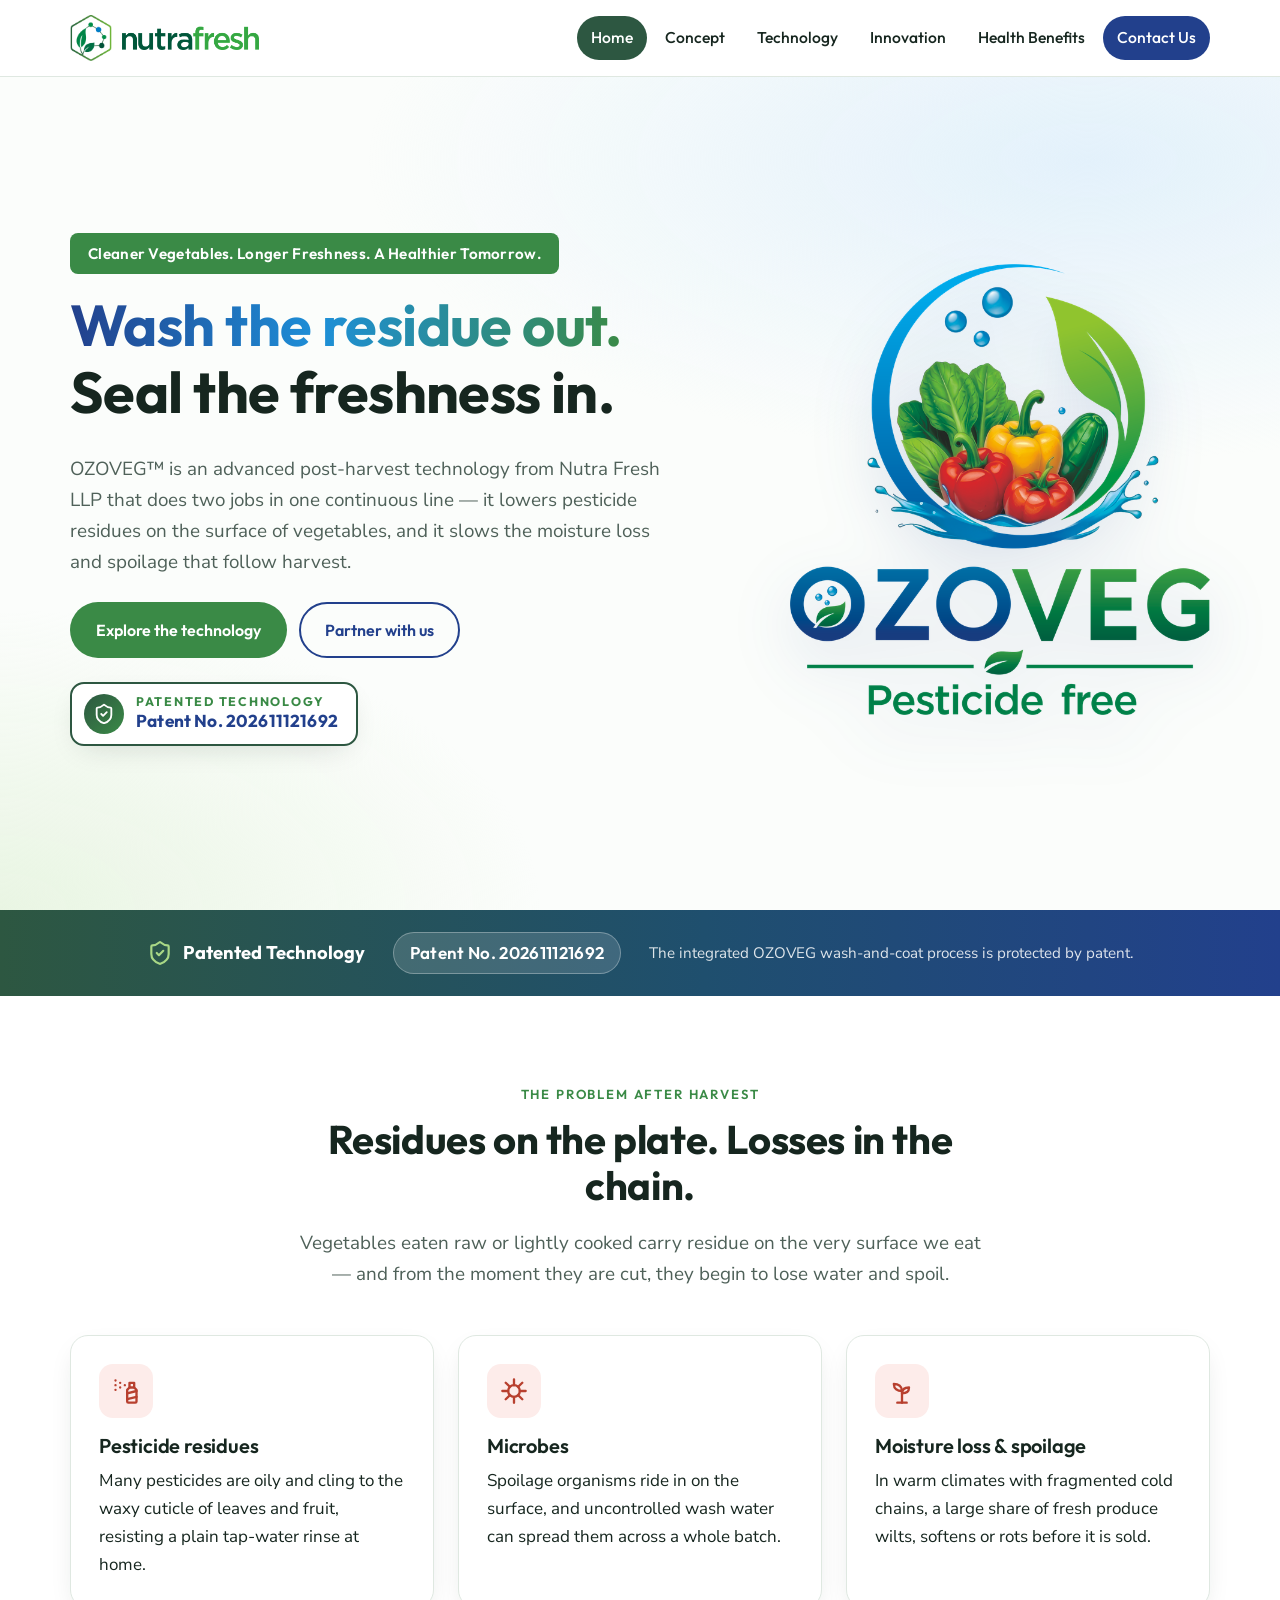
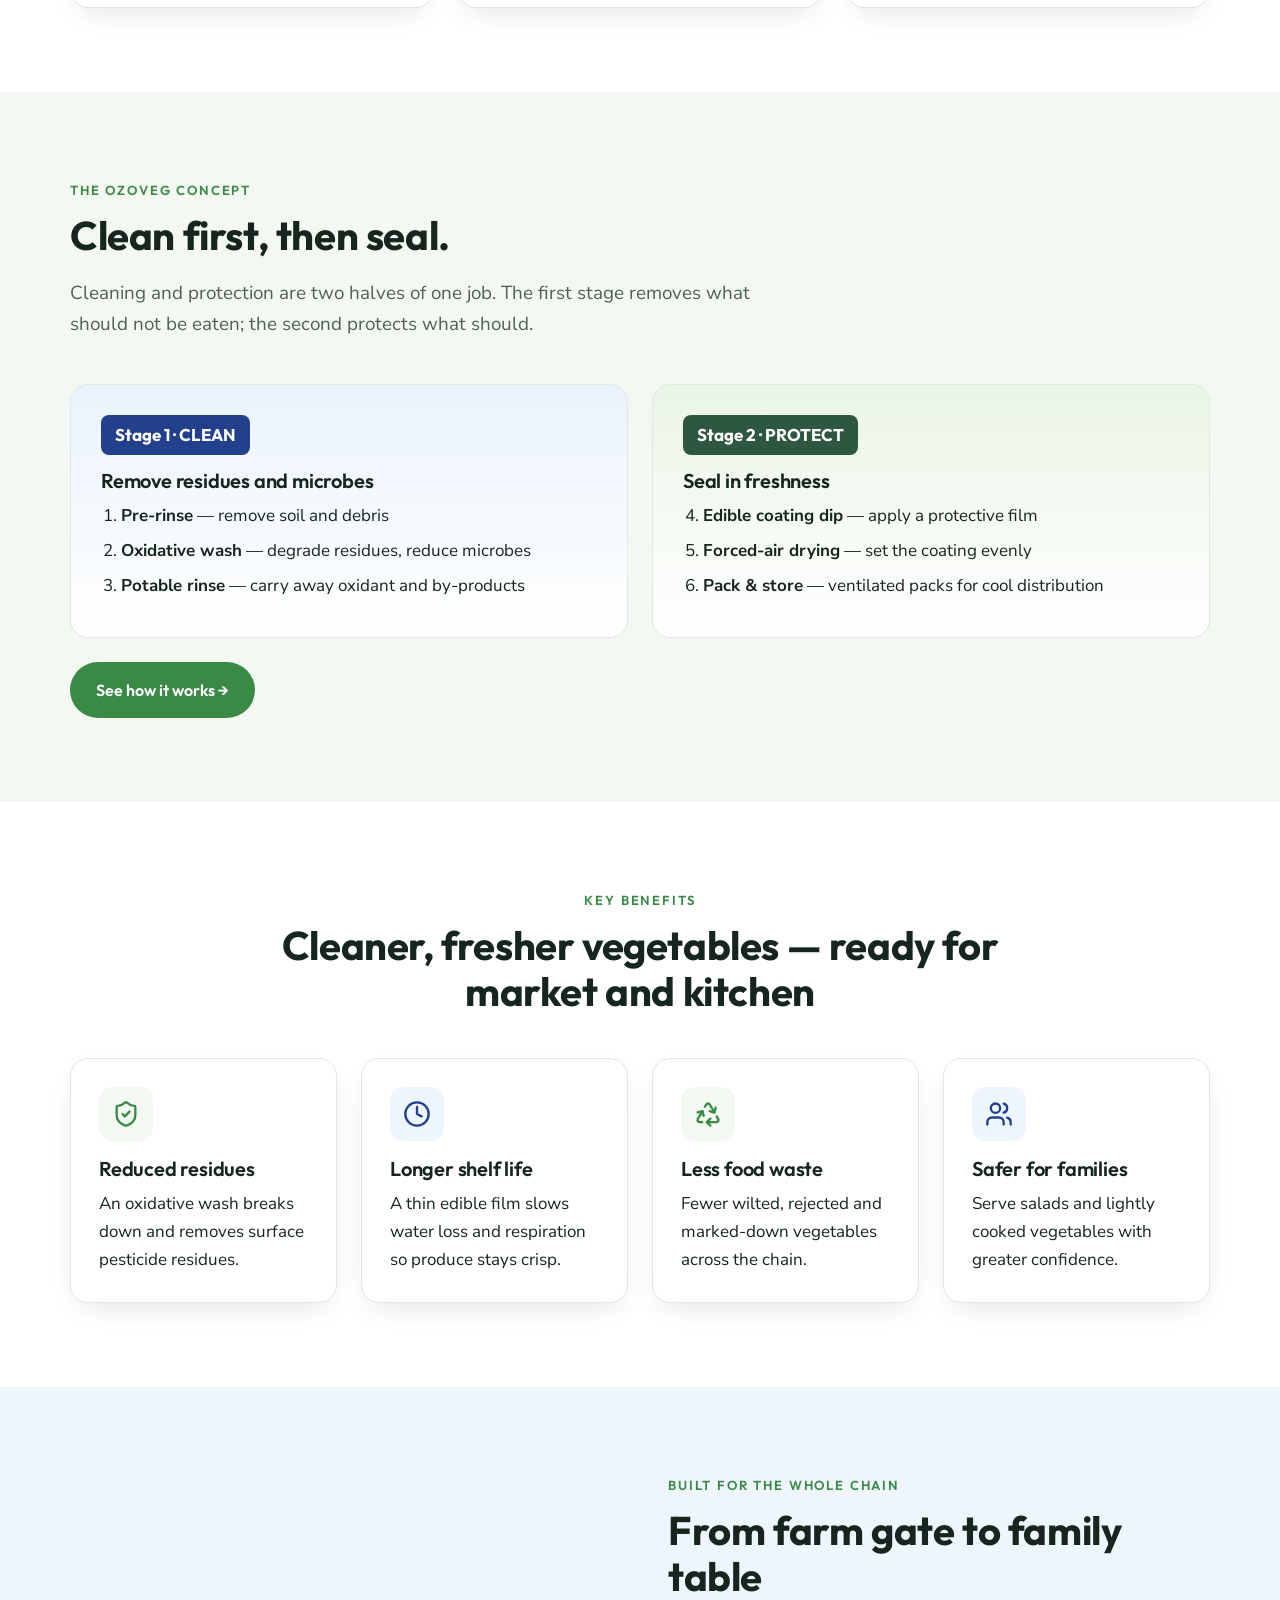
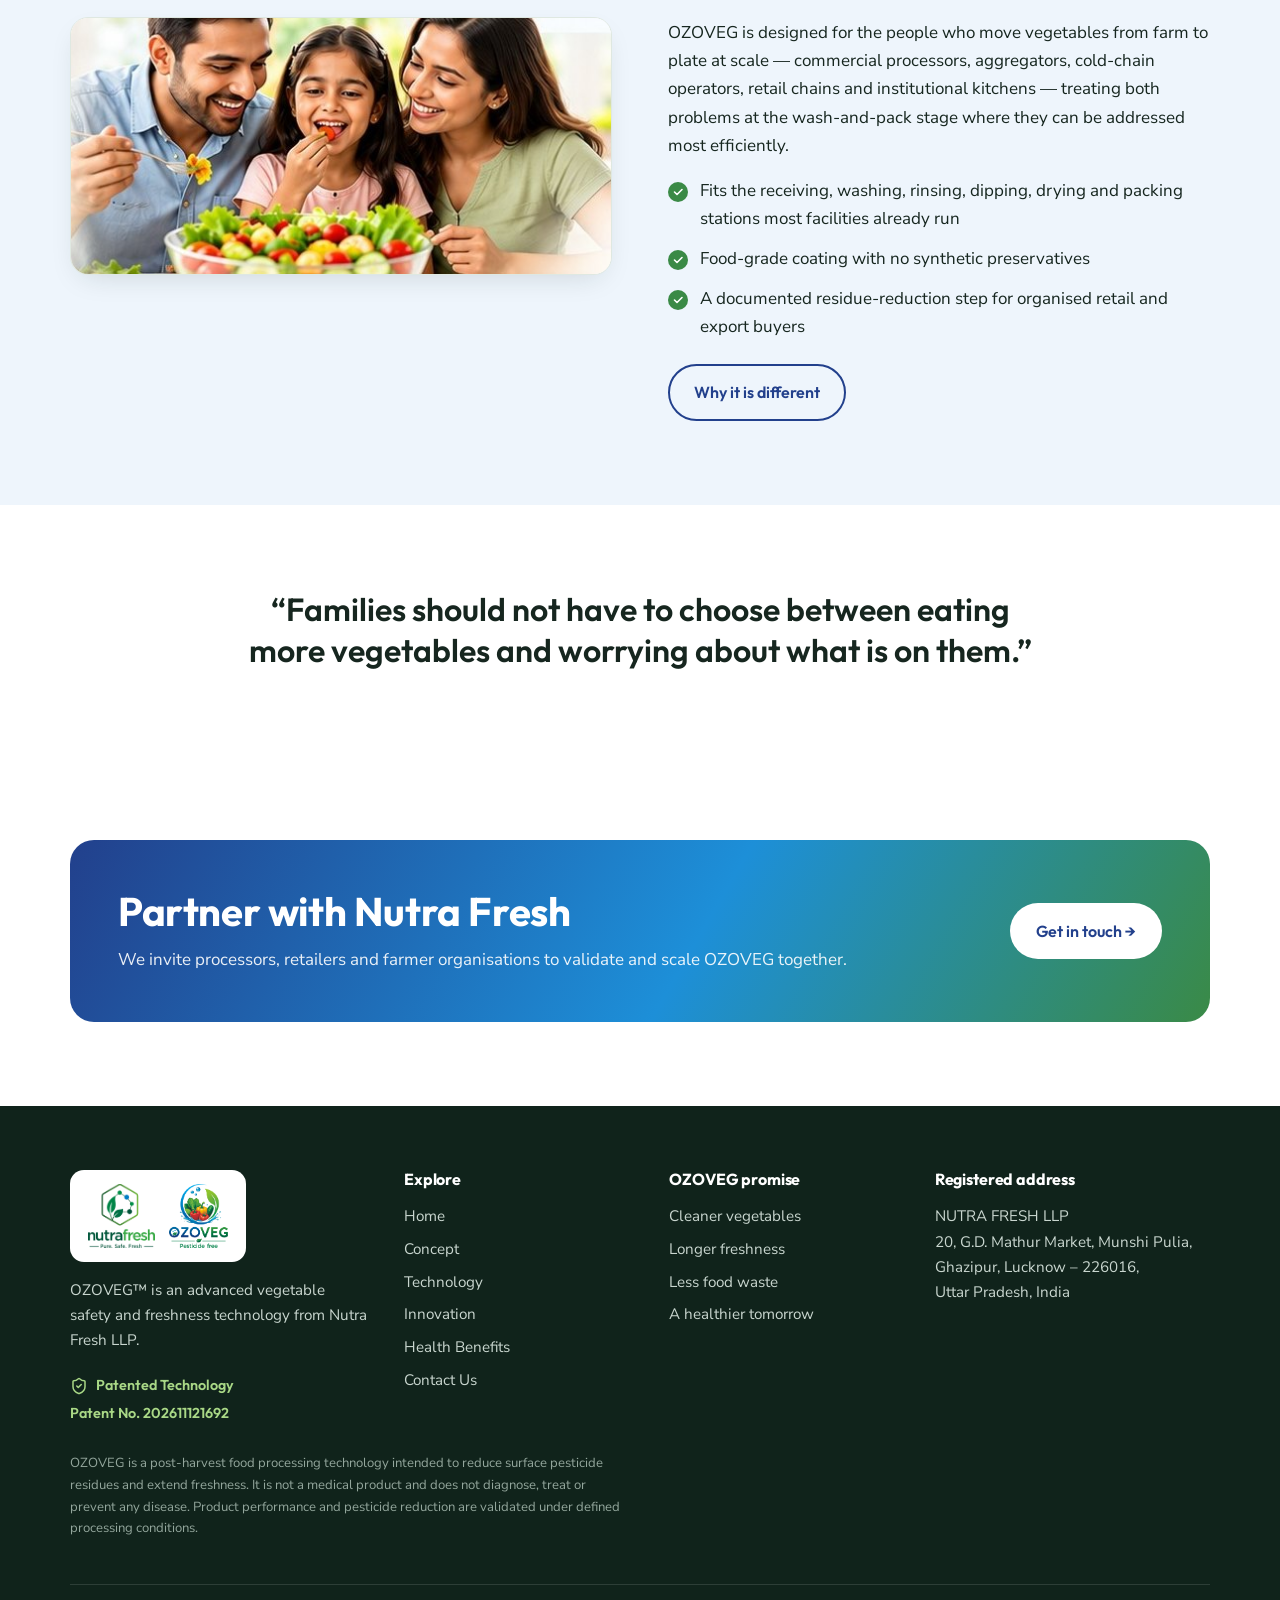
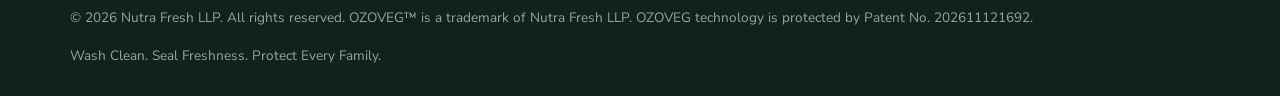
<file: index.html>
<!doctype html>
<html lang="en">
<head>
<meta charset="utf-8">
<meta name="viewport" content="width=device-width, initial-scale=1">
<title>OZOVEG™ by Nutra Fresh LLP — Cleaner Vegetables. Longer Freshness.</title>
<meta name="description" content="OZOVEG is an integrated oxidative-wash and edible-coating post-harvest technology from Nutra Fresh LLP that reduces pesticide residues on vegetables and extends freshness. Patented technology &mdash; Patent No. 202611121692.">
<meta property="og:title" content="OZOVEG™ by Nutra Fresh LLP — Cleaner Vegetables. Longer Freshness.">
<meta property="og:description" content="OZOVEG is an integrated oxidative-wash and edible-coating post-harvest technology from Nutra Fresh LLP that reduces pesticide residues on vegetables and extends freshness. Patented technology &mdash; Patent No. 202611121692.">
<meta property="og:type" content="website">
<meta property="og:image" content="assets/img/ozoveg-logo.png">
<meta name="theme-color" content="#2d5741">
<link rel="icon" type="image/png" sizes="32x32" href="assets/img/favicon-32.png">
<link rel="apple-touch-icon" href="assets/img/favicon-180.png">
<link rel="preconnect" href="https://fonts.googleapis.com">
<link rel="preconnect" href="https://fonts.gstatic.com" crossorigin>
<link href="https://fonts.googleapis.com/css2?family=Nunito+Sans:opsz,wght@6..12,400;6..12,600;6..12,700&family=Outfit:wght@500;600;700&display=swap" rel="stylesheet">
<link rel="stylesheet" href="assets/css/style.css">
</head>
<body>
<header class="site-header">
  <div class="wrap nav">
    <a class="brand" href="index.html" aria-label="Nutra Fresh LLP — home">
      <img class="ic" src="assets/img/nutrafresh-icon.png" alt="" width="240" height="265">
      <img class="wm" src="assets/img/nutrafresh-wordmark.png" alt="Nutra Fresh LLP" width="520" height="91">
    </a>
    <button class="burger" aria-label="Open menu" aria-expanded="false"><span></span></button>
    <nav aria-label="Main"><ul class="menu"><li><a href="index.html" class="active" aria-current="page">Home</a></li><li><a href="concept.html">Concept</a></li><li><a href="technology.html">Technology</a></li><li><a href="innovation.html">Innovation</a></li><li><a href="health-benefits.html">Health Benefits</a></li><li><a href="contact.html" class="cta">Contact Us</a></li></ul></nav>
  </div>
</header>
<main>
<section class="hero">
  <div class="wrap hero-grid">
    <div>
      <span class="tagline-band">Cleaner Vegetables. Longer Freshness. A Healthier Tomorrow.</span>
      <h1><span class="grad">Wash the residue out.</span><br>Seal the freshness in.</h1>
      <p class="lead">OZOVEG&trade; is an advanced post-harvest technology from Nutra Fresh LLP that does two jobs in one continuous line &mdash; it lowers pesticide residues on the surface of vegetables, and it slows the moisture loss and spoilage that follow harvest.</p>
      <div class="btn-row">
        <a class="btn btn-primary" href="technology.html">Explore the technology</a>
        <a class="btn btn-ghost" href="contact.html">Partner with us</a>
      </div>
      <a class="patent-badge" href="innovation.html#patent" aria-label="Patented technology, Patent No. 202611121692"><span class="seal"><svg viewBox="0 0 24 24" fill="none" stroke="currentColor" stroke-width="2" stroke-linecap="round" stroke-linejoin="round" aria-hidden="true"><path d="M20 13c0 5-3.5 7.5-7.66 8.95a1 1 0 0 1-.67-.01C7.5 20.5 4 18 4 13V6a1 1 0 0 1 1-1c2 0 4.5-1.2 6.24-2.72a1.17 1.17 0 0 1 1.52 0C14.51 3.81 17 5 19 5a1 1 0 0 1 1 1z"/><path d="m9 12 2 2 4-4"/></svg></span><span><span class="pt-label">Patented Technology</span><span class="pt-no">Patent No. 202611121692</span></span></a>
    </div>
    <img class="hero-logo" src="assets/img/ozoveg-logo.png" alt="OZOVEG — pesticide residue reduction technology logo" width="700" height="753">
  </div>
</section>

<section class="patent-band" aria-label="Patented technology">
  <div class="wrap">
    <span class="pb-title"><svg viewBox="0 0 24 24" fill="none" stroke="currentColor" stroke-width="2" stroke-linecap="round" stroke-linejoin="round" aria-hidden="true"><path d="M20 13c0 5-3.5 7.5-7.66 8.95a1 1 0 0 1-.67-.01C7.5 20.5 4 18 4 13V6a1 1 0 0 1 1-1c2 0 4.5-1.2 6.24-2.72a1.17 1.17 0 0 1 1.52 0C14.51 3.81 17 5 19 5a1 1 0 0 1 1 1z"/><path d="m9 12 2 2 4-4"/></svg> Patented Technology</span>
    <span class="pb-no">Patent No. 202611121692</span>
    <span class="pb-text">The integrated OZOVEG wash-and-coat process is protected by patent.</span>
  </div>
</section>

<section>
  <div class="wrap">
    <div class="section-head center">
      <span class="eyebrow">The problem after harvest</span>
      <h2>Residues on the plate. Losses in the chain.</h2>
      <p class="lead">Vegetables eaten raw or lightly cooked carry residue on the very surface we eat &mdash; and from the moment they are cut, they begin to lose water and spoil.</p>
    </div>
    <div class="grid g3">
      <div class="card problem reveal"><div class="ico"><svg viewBox="0 0 24 24" fill="none" stroke="currentColor" stroke-width="2" stroke-linecap="round" stroke-linejoin="round" aria-hidden="true"><path d="M3 3h.01M7 5h.01M11 7h.01M3 7h.01M7 9h.01M3 11h.01"/><rect x="15" y="5" width="4" height="4"/><path d="m19 9 2 2v10a1 1 0 0 1-1 1h-6a1 1 0 0 1-1-1V11l2-2"/><path d="m13 14 8-2"/><path d="m13 19 8-2"/></svg></div><h3>Pesticide residues</h3><p>Many pesticides are oily and cling to the waxy cuticle of leaves and fruit, resisting a plain tap-water rinse at home.</p></div>
      <div class="card problem reveal"><div class="ico"><svg viewBox="0 0 24 24" fill="none" stroke="currentColor" stroke-width="2" stroke-linecap="round" stroke-linejoin="round" aria-hidden="true"><circle cx="12" cy="12" r="5"/><path d="M12 2v5M12 17v5M2 12h5M17 12h5M4.9 4.9l3.5 3.5M15.6 15.6l3.5 3.5M4.9 19.1l3.5-3.5M15.6 8.4l3.5-3.5"/></svg></div><h3>Microbes</h3><p>Spoilage organisms ride in on the surface, and uncontrolled wash water can spread them across a whole batch.</p></div>
      <div class="card problem reveal"><div class="ico"><svg viewBox="0 0 24 24" fill="none" stroke="currentColor" stroke-width="2" stroke-linecap="round" stroke-linejoin="round" aria-hidden="true"><path d="M12 22V12"/><path d="M12 12c0-4-3-6-7-6 0 4 3 6 7 6Z"/><path d="M12 14c0-3 2-5 6-5 0 3-2 5-6 5Z"/><path d="M8 22h8"/></svg></div><h3>Moisture loss &amp; spoilage</h3><p>In warm climates with fragmented cold chains, a large share of fresh produce wilts, softens or rots before it is sold.</p></div>
    </div>
  </div>
</section>

<section class="alt">
  <div class="wrap">
    <div class="section-head">
      <span class="eyebrow">The OZOVEG concept</span>
      <h2>Clean first, then seal.</h2>
      <p class="lead">Cleaning and protection are two halves of one job. The first stage removes what should not be eaten; the second protects what should.</p>
    </div>
    <div class="stages">
      <div class="stage clean reveal">
        <span class="tag">Stage 1 &middot; CLEAN</span>
        <h3>Remove residues and microbes</h3>
        <ol><li><b>Pre-rinse</b> &mdash; remove soil and debris</li><li><b>Oxidative wash</b> &mdash; degrade residues, reduce microbes</li><li><b>Potable rinse</b> &mdash; carry away oxidant and by-products</li></ol>
      </div>
      <div class="stage protect reveal">
        <span class="tag">Stage 2 &middot; PROTECT</span>
        <h3>Seal in freshness</h3>
        <ol start="4"><li><b>Edible coating dip</b> &mdash; apply a protective film</li><li><b>Forced-air drying</b> &mdash; set the coating evenly</li><li><b>Pack &amp; store</b> &mdash; ventilated packs for cool distribution</li></ol>
      </div>
    </div>
    <div class="btn-row"><a class="btn btn-primary" href="technology.html">See how it works &rarr;</a></div>
  </div>
</section>

<section>
  <div class="wrap">
    <div class="section-head center">
      <span class="eyebrow">Key benefits</span>
      <h2>Cleaner, fresher vegetables &mdash; ready for market and kitchen</h2>
    </div>
    <div class="grid g4">
      <div class="card  reveal"><div class="ico"><svg viewBox="0 0 24 24" fill="none" stroke="currentColor" stroke-width="2" stroke-linecap="round" stroke-linejoin="round" aria-hidden="true"><path d="M20 13c0 5-3.5 7.5-7.66 8.95a1 1 0 0 1-.67-.01C7.5 20.5 4 18 4 13V6a1 1 0 0 1 1-1c2 0 4.5-1.2 6.24-2.72a1.17 1.17 0 0 1 1.52 0C14.51 3.81 17 5 19 5a1 1 0 0 1 1 1z"/><path d="m9 12 2 2 4-4"/></svg></div><h3>Reduced residues</h3><p>An oxidative wash breaks down and removes surface pesticide residues.</p></div>
      <div class="card blue reveal"><div class="ico"><svg viewBox="0 0 24 24" fill="none" stroke="currentColor" stroke-width="2" stroke-linecap="round" stroke-linejoin="round" aria-hidden="true"><circle cx="12" cy="12" r="10"/><path d="M12 6v6l4 2"/></svg></div><h3>Longer shelf life</h3><p>A thin edible film slows water loss and respiration so produce stays crisp.</p></div>
      <div class="card  reveal"><div class="ico"><svg viewBox="0 0 24 24" fill="none" stroke="currentColor" stroke-width="2" stroke-linecap="round" stroke-linejoin="round" aria-hidden="true"><path d="M7 19H4.815a1.83 1.83 0 0 1-1.57-.881 1.785 1.785 0 0 1-.004-1.784L7.196 9.5"/><path d="M11 19h8.203a1.83 1.83 0 0 0 1.556-.89 1.784 1.784 0 0 0 0-1.775l-1.226-2.12"/><path d="m14 16-3 3 3 3M8.293 13.596 7.196 9.5 3.1 10.598M9.344 5.811l1.093-1.892A1.83 1.83 0 0 1 11.985 3a1.784 1.784 0 0 1 1.546.888l3.943 6.843"/><path d="m13.378 9.633 4.096 1.098 1.097-4.096"/></svg></div><h3>Less food waste</h3><p>Fewer wilted, rejected and marked-down vegetables across the chain.</p></div>
      <div class="card blue reveal"><div class="ico"><svg viewBox="0 0 24 24" fill="none" stroke="currentColor" stroke-width="2" stroke-linecap="round" stroke-linejoin="round" aria-hidden="true"><path d="M16 21v-2a4 4 0 0 0-4-4H6a4 4 0 0 0-4 4v2"/><circle cx="9" cy="7" r="4"/><path d="M22 21v-2a4 4 0 0 0-3-3.87M16 3.13a4 4 0 0 1 0 7.75"/></svg></div><h3>Safer for families</h3><p>Serve salads and lightly cooked vegetables with greater confidence.</p></div>
    </div>
  </div>
</section>

<section class="alt-blue">
  <div class="wrap split">
    <figure class="figure reveal"><img src="assets/img/family.jpg" alt="A family sharing a fresh vegetable salad" width="545" height="258" loading="lazy"></figure>
    <div class="reveal">
      <span class="eyebrow">Built for the whole chain</span>
      <h2>From farm gate to family table</h2>
      <p>OZOVEG is designed for the people who move vegetables from farm to plate at scale &mdash; commercial processors, aggregators, cold-chain operators, retail chains and institutional kitchens &mdash; treating both problems at the wash-and-pack stage where they can be addressed most efficiently.</p>
      <ul class="check">
        <li>Fits the receiving, washing, rinsing, dipping, drying and packing stations most facilities already run</li>
        <li>Food-grade coating with no synthetic preservatives</li>
        <li>A documented residue-reduction step for organised retail and export buyers</li>
      </ul>
      <div class="btn-row"><a class="btn btn-ghost" href="innovation.html">Why it is different</a></div>
    </div>
  </div>
</section>

<section>
  <div class="wrap">
    <p class="quote reveal">&ldquo;Families should not have to choose between eating more vegetables and worrying about what is on them.&rdquo;</p>
  </div>
</section>
<section><div class="wrap"><div class="cta-band reveal">
  <div><h2>Partner with Nutra Fresh</h2><p>We invite processors, retailers and farmer organisations to validate and scale OZOVEG together.</p></div>
  <a class="btn" href="contact.html">Get in touch &rarr;</a>
</div></div></section>
</main>
<footer class="site-footer">
  <div class="wrap">
    <div class="foot-grid">
      <div>
        <div class="foot-logo">
          <img src="assets/img/nutrafresh-logo.png" alt="Nutra Fresh LLP — Pure. Safe. Fresh" width="600" height="575">
          <img src="assets/img/ozoveg-logo.png" alt="OZOVEG technology" width="700" height="753">
        </div>
        <p>OZOVEG&trade; is an advanced vegetable safety and freshness technology from Nutra Fresh LLP.</p>
        <p class="foot-patent"><svg viewBox="0 0 24 24" fill="none" stroke="currentColor" stroke-width="2" stroke-linecap="round" stroke-linejoin="round" aria-hidden="true"><path d="M20 13c0 5-3.5 7.5-7.66 8.95a1 1 0 0 1-.67-.01C7.5 20.5 4 18 4 13V6a1 1 0 0 1 1-1c2 0 4.5-1.2 6.24-2.72a1.17 1.17 0 0 1 1.52 0C14.51 3.81 17 5 19 5a1 1 0 0 1 1 1z"/><path d="m9 12 2 2 4-4"/></svg> <span class="nw">Patented Technology</span><span class="nw">Patent No. 202611121692</span></p>
      </div>
      <div>
        <h4>Explore</h4>
        <ul><li><a href="index.html">Home</a></li><li><a href="concept.html">Concept</a></li><li><a href="technology.html">Technology</a></li><li><a href="innovation.html">Innovation</a></li><li><a href="health-benefits.html">Health Benefits</a></li><li><a href="contact.html">Contact Us</a></li></ul>
      </div>
      <div>
        <h4>OZOVEG promise</h4>
        <ul>
          <li>Cleaner vegetables</li>
          <li>Longer freshness</li>
          <li>Less food waste</li>
          <li>A healthier tomorrow</li>
        </ul>
      </div>
      <div>
        <h4>Registered address</h4>
        <address style="font-style:normal">NUTRA FRESH LLP<br>20, G.D. Mathur Market, Munshi Pulia,<br>Ghazipur, Lucknow – 226016,<br>Uttar Pradesh, India</address>
      </div>
    </div>
    <p class="disclaimer">OZOVEG is a post-harvest food processing technology intended to reduce surface pesticide residues and extend freshness. It is not a medical product and does not diagnose, treat or prevent any disease. Product performance and pesticide reduction are validated under defined processing conditions.</p>
    <div class="foot-bottom">
      <span>&copy; <span id="year">2026</span> Nutra Fresh LLP. All rights reserved. OZOVEG&trade; is a trademark of Nutra Fresh LLP. OZOVEG technology is protected by Patent No. 202611121692.</span>
      <span>Wash Clean. Seal Freshness. Protect Every Family.</span>
    </div>
  </div>
</footer>
<script src="assets/js/main.js"></script>
</body>
</html>
</file>
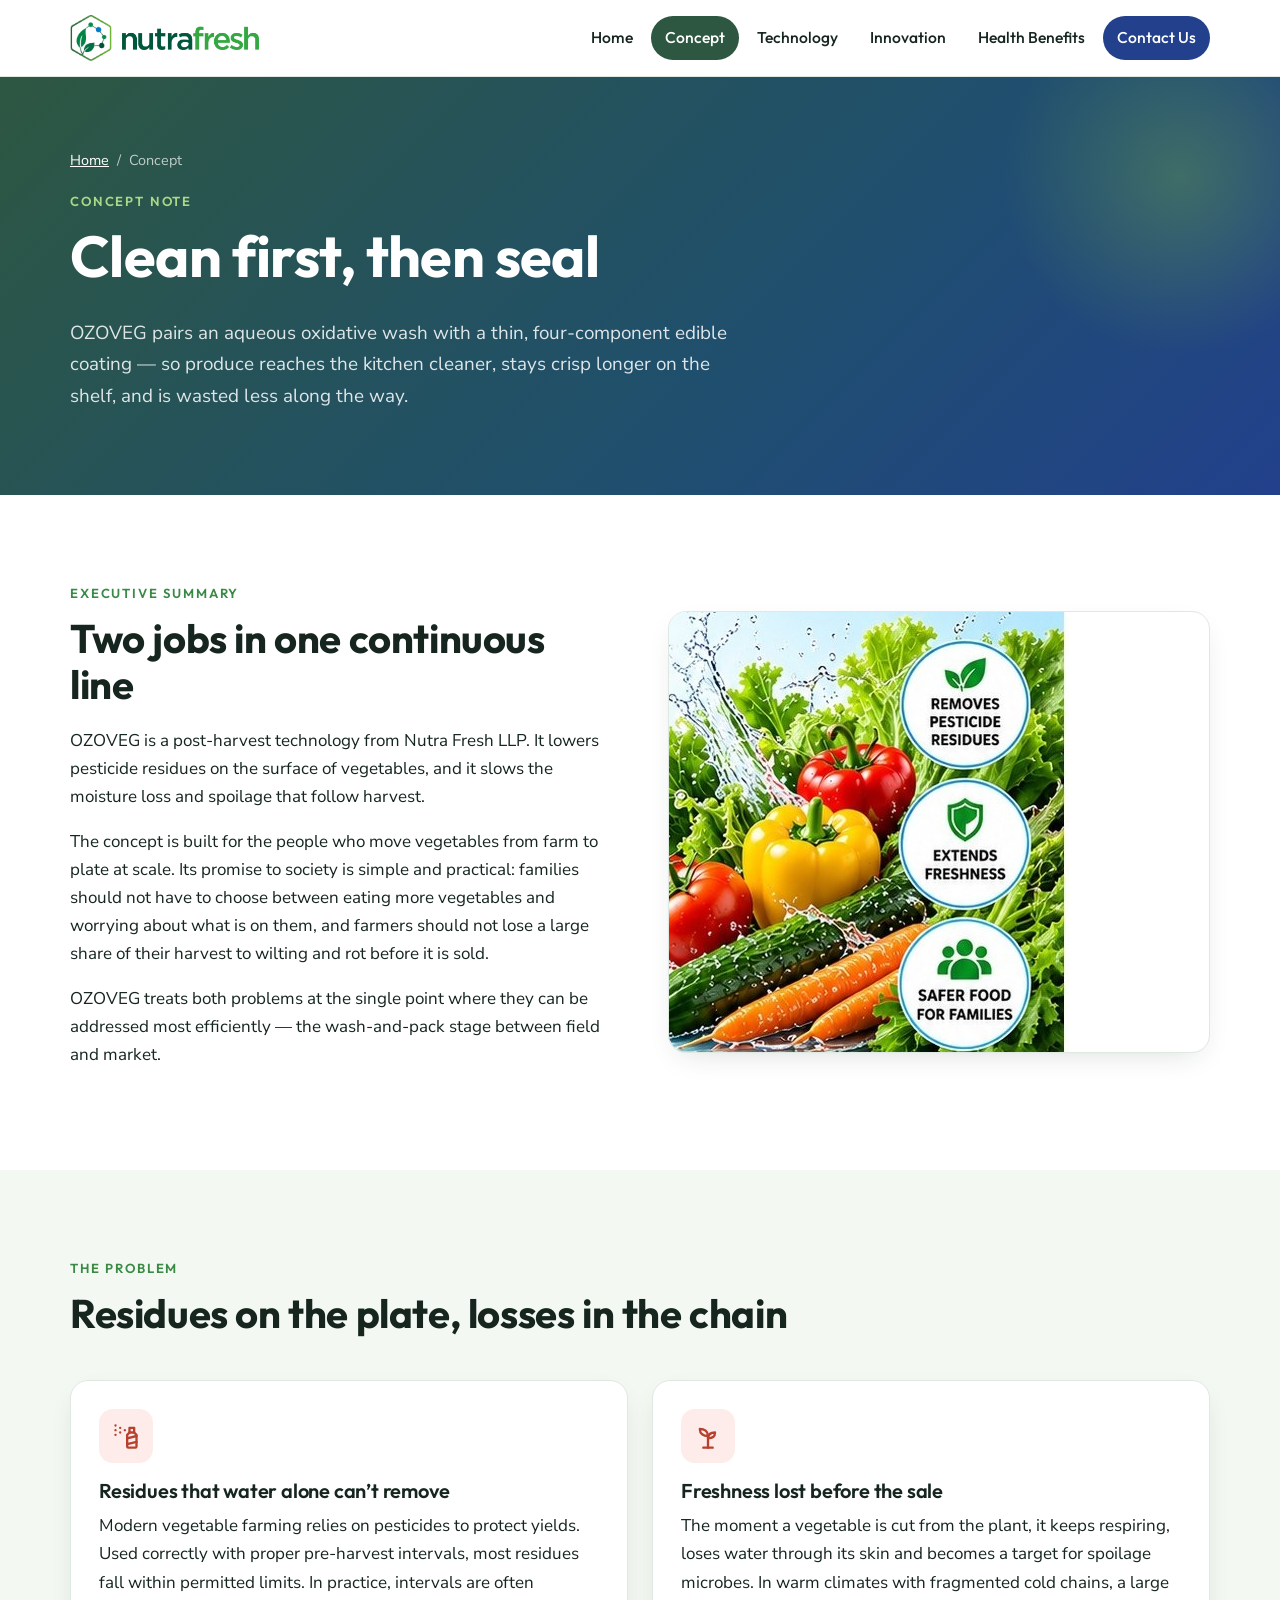
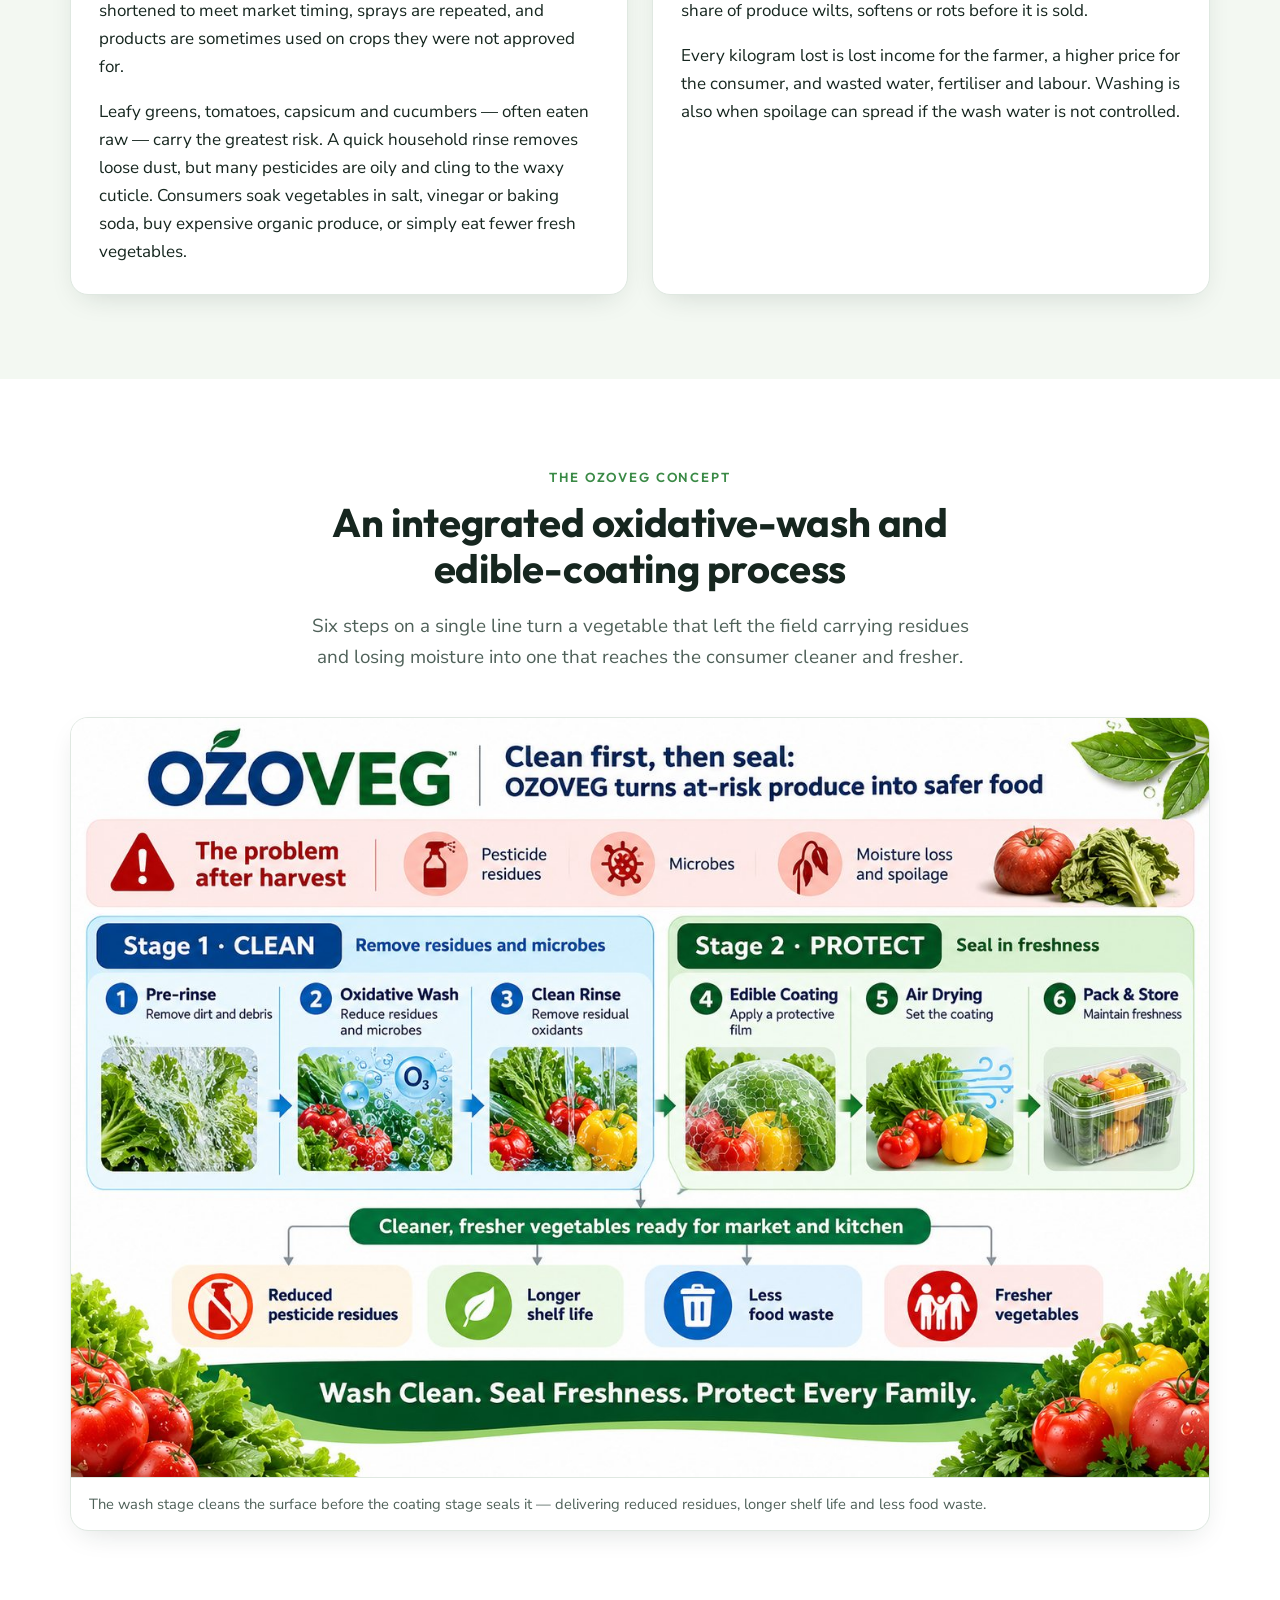
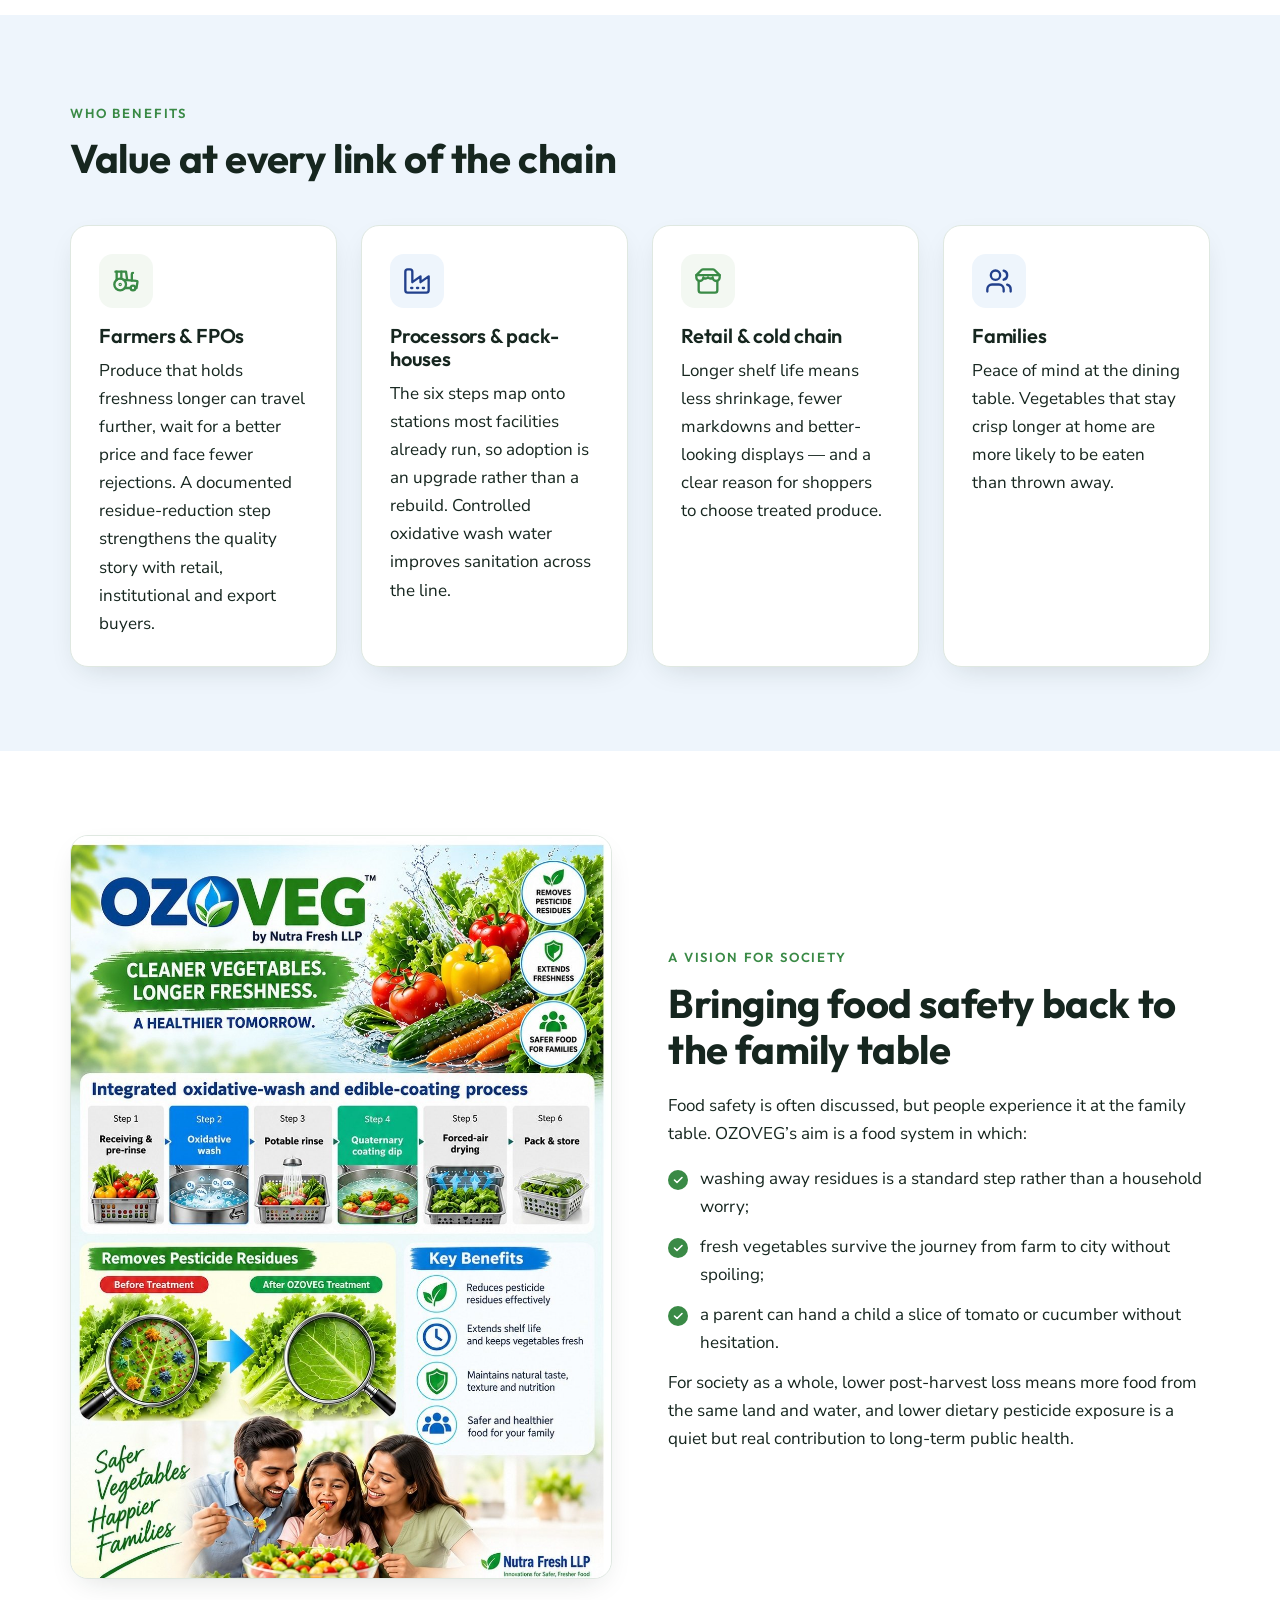
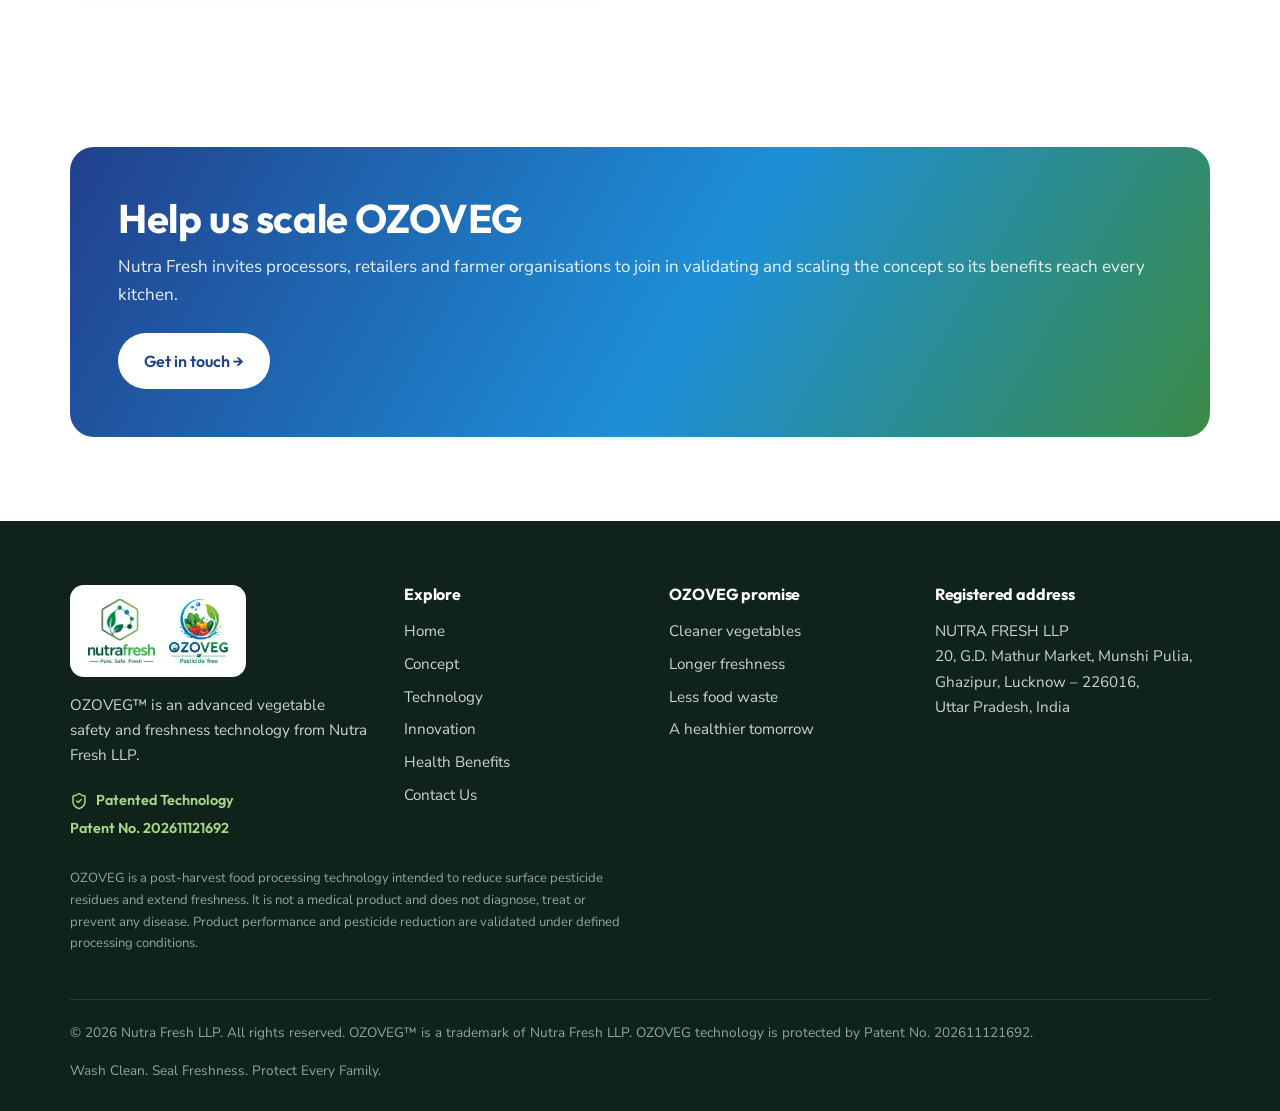
<file: concept.html>
<!doctype html>
<html lang="en">
<head>
<meta charset="utf-8">
<meta name="viewport" content="width=device-width, initial-scale=1">
<title>Concept — OZOVEG™ by Nutra Fresh LLP</title>
<meta name="description" content="The OZOVEG concept: a post-harvest process that cleans vegetables of surface pesticide residues and seals in freshness, for safer food and less waste.">
<meta property="og:title" content="Concept — OZOVEG™ by Nutra Fresh LLP">
<meta property="og:description" content="The OZOVEG concept: a post-harvest process that cleans vegetables of surface pesticide residues and seals in freshness, for safer food and less waste.">
<meta property="og:type" content="website">
<meta property="og:image" content="assets/img/ozoveg-logo.png">
<meta name="theme-color" content="#2d5741">
<link rel="icon" type="image/png" sizes="32x32" href="assets/img/favicon-32.png">
<link rel="apple-touch-icon" href="assets/img/favicon-180.png">
<link rel="preconnect" href="https://fonts.googleapis.com">
<link rel="preconnect" href="https://fonts.gstatic.com" crossorigin>
<link href="https://fonts.googleapis.com/css2?family=Nunito+Sans:opsz,wght@6..12,400;6..12,600;6..12,700&family=Outfit:wght@500;600;700&display=swap" rel="stylesheet">
<link rel="stylesheet" href="assets/css/style.css">
</head>
<body>
<header class="site-header">
  <div class="wrap nav">
    <a class="brand" href="index.html" aria-label="Nutra Fresh LLP — home">
      <img class="ic" src="assets/img/nutrafresh-icon.png" alt="" width="240" height="265">
      <img class="wm" src="assets/img/nutrafresh-wordmark.png" alt="Nutra Fresh LLP" width="520" height="91">
    </a>
    <button class="burger" aria-label="Open menu" aria-expanded="false"><span></span></button>
    <nav aria-label="Main"><ul class="menu"><li><a href="index.html">Home</a></li><li><a href="concept.html" class="active" aria-current="page">Concept</a></li><li><a href="technology.html">Technology</a></li><li><a href="innovation.html">Innovation</a></li><li><a href="health-benefits.html">Health Benefits</a></li><li><a href="contact.html" class="cta">Contact Us</a></li></ul></nav>
  </div>
</header>
<main>
<section class="page-hero">
  <div class="wrap">
    <div class="crumbs"><a href="index.html">Home</a> &nbsp;/&nbsp; Concept</div>
    <span class="eyebrow">Concept note</span>
    <h1>Clean first, then seal</h1>
    <p class="lead">OZOVEG pairs an aqueous oxidative wash with a thin, four-component edible coating &mdash; so produce reaches the kitchen cleaner, stays crisp longer on the shelf, and is wasted less along the way.</p>
  </div>
</section>
<section>
  <div class="wrap split">
    <div class="reveal">
      <span class="eyebrow">Executive summary</span>
      <h2>Two jobs in one continuous line</h2>
      <p>OZOVEG is a post-harvest technology from Nutra Fresh LLP. It lowers pesticide residues on the surface of vegetables, and it slows the moisture loss and spoilage that follow harvest.</p>
      <p>The concept is built for the people who move vegetables from farm to plate at scale. Its promise to society is simple and practical: families should not have to choose between eating more vegetables and worrying about what is on them, and farmers should not lose a large share of their harvest to wilting and rot before it is sold.</p>
      <p>OZOVEG treats both problems at the single point where they can be addressed most efficiently &mdash; the wash-and-pack stage between field and market.</p>
    </div>
    <figure class="figure reveal"><img src="assets/img/hero-veg.jpg" alt="Fresh tomatoes, capsicum, cucumber and carrots being washed" width="400" height="440" loading="lazy"></figure>
  </div>
</section>

<section class="alt">
  <div class="wrap">
    <div class="section-head">
      <span class="eyebrow">The problem</span>
      <h2>Residues on the plate, losses in the chain</h2>
    </div>
    <div class="grid g2">
      <div class="card problem reveal"><div class="ico"><svg viewBox="0 0 24 24" fill="none" stroke="currentColor" stroke-width="2" stroke-linecap="round" stroke-linejoin="round" aria-hidden="true"><path d="M3 3h.01M7 5h.01M11 7h.01M3 7h.01M7 9h.01M3 11h.01"/><rect x="15" y="5" width="4" height="4"/><path d="m19 9 2 2v10a1 1 0 0 1-1 1h-6a1 1 0 0 1-1-1V11l2-2"/><path d="m13 14 8-2"/><path d="m13 19 8-2"/></svg></div><h3>Residues that water alone can&rsquo;t remove</h3>
        <p>Modern vegetable farming relies on pesticides to protect yields. Used correctly with proper pre-harvest intervals, most residues fall within permitted limits. In practice, intervals are often shortened to meet market timing, sprays are repeated, and products are sometimes used on crops they were not approved for.</p>
        <p>Leafy greens, tomatoes, capsicum and cucumbers &mdash; often eaten raw &mdash; carry the greatest risk. A quick household rinse removes loose dust, but many pesticides are oily and cling to the waxy cuticle. Consumers soak vegetables in salt, vinegar or baking soda, buy expensive organic produce, or simply eat fewer fresh vegetables.</p></div>
      <div class="card problem reveal"><div class="ico"><svg viewBox="0 0 24 24" fill="none" stroke="currentColor" stroke-width="2" stroke-linecap="round" stroke-linejoin="round" aria-hidden="true"><path d="M12 22V12"/><path d="M12 12c0-4-3-6-7-6 0 4 3 6 7 6Z"/><path d="M12 14c0-3 2-5 6-5 0 3-2 5-6 5Z"/><path d="M8 22h8"/></svg></div><h3>Freshness lost before the sale</h3>
        <p>The moment a vegetable is cut from the plant, it keeps respiring, loses water through its skin and becomes a target for spoilage microbes. In warm climates with fragmented cold chains, a large share of produce wilts, softens or rots before it is sold.</p>
        <p>Every kilogram lost is lost income for the farmer, a higher price for the consumer, and wasted water, fertiliser and labour. Washing is also when spoilage can spread if the wash water is not controlled.</p></div>
    </div>
  </div>
</section>

<section>
  <div class="wrap">
    <div class="section-head center">
      <span class="eyebrow">The OZOVEG concept</span>
      <h2>An integrated oxidative-wash and edible-coating process</h2>
      <p class="lead">Six steps on a single line turn a vegetable that left the field carrying residues and losing moisture into one that reaches the consumer cleaner and fresher.</p>
    </div>
    <figure class="figure reveal"><img src="assets/img/process-infographic.jpg" alt="OZOVEG process: Stage 1 Clean (pre-rinse, oxidative wash, clean rinse) and Stage 2 Protect (edible coating, air drying, pack and store)" width="1400" height="933" loading="lazy">
    <figcaption>The wash stage cleans the surface before the coating stage seals it &mdash; delivering reduced residues, longer shelf life and less food waste.</figcaption></figure>
  </div>
</section>

<section class="alt-blue">
  <div class="wrap">
    <div class="section-head"><span class="eyebrow">Who benefits</span><h2>Value at every link of the chain</h2></div>
    <div class="grid g4">
      <div class="card  reveal"><div class="ico"><svg viewBox="0 0 24 24" fill="none" stroke="currentColor" stroke-width="2" stroke-linecap="round" stroke-linejoin="round" aria-hidden="true"><path d="M3 4h9l1 7"/><path d="M4 11V4M8 10V4M18 5c-.6 0-1 .4-1 1v5.6"/><path d="m10 11 11 .9c.6 0 .9.5.8 1.1l-.8 5h-1"/><circle cx="7" cy="15" r=".5"/><circle cx="7" cy="15" r="5"/><path d="M16 18h-5"/><circle cx="18" cy="18" r="2"/></svg></div><h3>Farmers &amp; FPOs</h3><p>Produce that holds freshness longer can travel further, wait for a better price and face fewer rejections. A documented residue-reduction step strengthens the quality story with retail, institutional and export buyers.</p></div>
      <div class="card blue reveal"><div class="ico"><svg viewBox="0 0 24 24" fill="none" stroke="currentColor" stroke-width="2" stroke-linecap="round" stroke-linejoin="round" aria-hidden="true"><path d="M2 20a2 2 0 0 0 2 2h16a2 2 0 0 0 2-2V8l-7 5V8l-7 5V4a2 2 0 0 0-2-2H4a2 2 0 0 0-2 2Z"/><path d="M17 18h1M12 18h1M7 18h1"/></svg></div><h3>Processors &amp; pack-houses</h3><p>The six steps map onto stations most facilities already run, so adoption is an upgrade rather than a rebuild. Controlled oxidative wash water improves sanitation across the line.</p></div>
      <div class="card  reveal"><div class="ico"><svg viewBox="0 0 24 24" fill="none" stroke="currentColor" stroke-width="2" stroke-linecap="round" stroke-linejoin="round" aria-hidden="true"><path d="m2 7 4.41-4.41A2 2 0 0 1 7.83 2h8.34a2 2 0 0 1 1.42.59L22 7"/><path d="M4 12v8a2 2 0 0 0 2 2h12a2 2 0 0 0 2-2v-8"/><path d="M2 7h20v2a3 3 0 0 1-6 0 3 3 0 0 1-4 0 3 3 0 0 1-4 0 3 3 0 0 1-6 0Z"/></svg></div><h3>Retail &amp; cold chain</h3><p>Longer shelf life means less shrinkage, fewer markdowns and better-looking displays &mdash; and a clear reason for shoppers to choose treated produce.</p></div>
      <div class="card blue reveal"><div class="ico"><svg viewBox="0 0 24 24" fill="none" stroke="currentColor" stroke-width="2" stroke-linecap="round" stroke-linejoin="round" aria-hidden="true"><path d="M16 21v-2a4 4 0 0 0-4-4H6a4 4 0 0 0-4 4v2"/><circle cx="9" cy="7" r="4"/><path d="M22 21v-2a4 4 0 0 0-3-3.87M16 3.13a4 4 0 0 1 0 7.75"/></svg></div><h3>Families</h3><p>Peace of mind at the dining table. Vegetables that stay crisp longer at home are more likely to be eaten than thrown away.</p></div>
    </div>
  </div>
</section>

<section>
  <div class="wrap split">
    <figure class="figure reveal"><img src="assets/img/ozoveg-poster.jpg" alt="OZOVEG overview poster showing the six-step process and key benefits" width="1070" height="1470" loading="lazy"></figure>
    <div class="reveal">
      <span class="eyebrow">A vision for society</span>
      <h2>Bringing food safety back to the family table</h2>
      <p>Food safety is often discussed, but people experience it at the family table. OZOVEG&rsquo;s aim is a food system in which:</p>
      <ul class="check">
        <li>washing away residues is a standard step rather than a household worry;</li>
        <li>fresh vegetables survive the journey from farm to city without spoiling;</li>
        <li>a parent can hand a child a slice of tomato or cucumber without hesitation.</li>
      </ul>
      <p>For society as a whole, lower post-harvest loss means more food from the same land and water, and lower dietary pesticide exposure is a quiet but real contribution to long-term public health.</p>
    </div>
  </div>
</section>
<section><div class="wrap"><div class="cta-band reveal">
  <div><h2>Help us scale OZOVEG</h2><p>Nutra Fresh invites processors, retailers and farmer organisations to join in validating and scaling the concept so its benefits reach every kitchen.</p></div>
  <a class="btn" href="contact.html">Get in touch &rarr;</a>
</div></div></section>
</main>
<footer class="site-footer">
  <div class="wrap">
    <div class="foot-grid">
      <div>
        <div class="foot-logo">
          <img src="assets/img/nutrafresh-logo.png" alt="Nutra Fresh LLP — Pure. Safe. Fresh" width="600" height="575">
          <img src="assets/img/ozoveg-logo.png" alt="OZOVEG technology" width="700" height="753">
        </div>
        <p>OZOVEG&trade; is an advanced vegetable safety and freshness technology from Nutra Fresh LLP.</p>
        <p class="foot-patent"><svg viewBox="0 0 24 24" fill="none" stroke="currentColor" stroke-width="2" stroke-linecap="round" stroke-linejoin="round" aria-hidden="true"><path d="M20 13c0 5-3.5 7.5-7.66 8.95a1 1 0 0 1-.67-.01C7.5 20.5 4 18 4 13V6a1 1 0 0 1 1-1c2 0 4.5-1.2 6.24-2.72a1.17 1.17 0 0 1 1.52 0C14.51 3.81 17 5 19 5a1 1 0 0 1 1 1z"/><path d="m9 12 2 2 4-4"/></svg> <span class="nw">Patented Technology</span><span class="nw">Patent No. 202611121692</span></p>
      </div>
      <div>
        <h4>Explore</h4>
        <ul><li><a href="index.html">Home</a></li><li><a href="concept.html">Concept</a></li><li><a href="technology.html">Technology</a></li><li><a href="innovation.html">Innovation</a></li><li><a href="health-benefits.html">Health Benefits</a></li><li><a href="contact.html">Contact Us</a></li></ul>
      </div>
      <div>
        <h4>OZOVEG promise</h4>
        <ul>
          <li>Cleaner vegetables</li>
          <li>Longer freshness</li>
          <li>Less food waste</li>
          <li>A healthier tomorrow</li>
        </ul>
      </div>
      <div>
        <h4>Registered address</h4>
        <address style="font-style:normal">NUTRA FRESH LLP<br>20, G.D. Mathur Market, Munshi Pulia,<br>Ghazipur, Lucknow – 226016,<br>Uttar Pradesh, India</address>
      </div>
    </div>
    <p class="disclaimer">OZOVEG is a post-harvest food processing technology intended to reduce surface pesticide residues and extend freshness. It is not a medical product and does not diagnose, treat or prevent any disease. Product performance and pesticide reduction are validated under defined processing conditions.</p>
    <div class="foot-bottom">
      <span>&copy; <span id="year">2026</span> Nutra Fresh LLP. All rights reserved. OZOVEG&trade; is a trademark of Nutra Fresh LLP. OZOVEG technology is protected by Patent No. 202611121692.</span>
      <span>Wash Clean. Seal Freshness. Protect Every Family.</span>
    </div>
  </div>
</footer>
<script src="assets/js/main.js"></script>
</body>
</html>
</file>
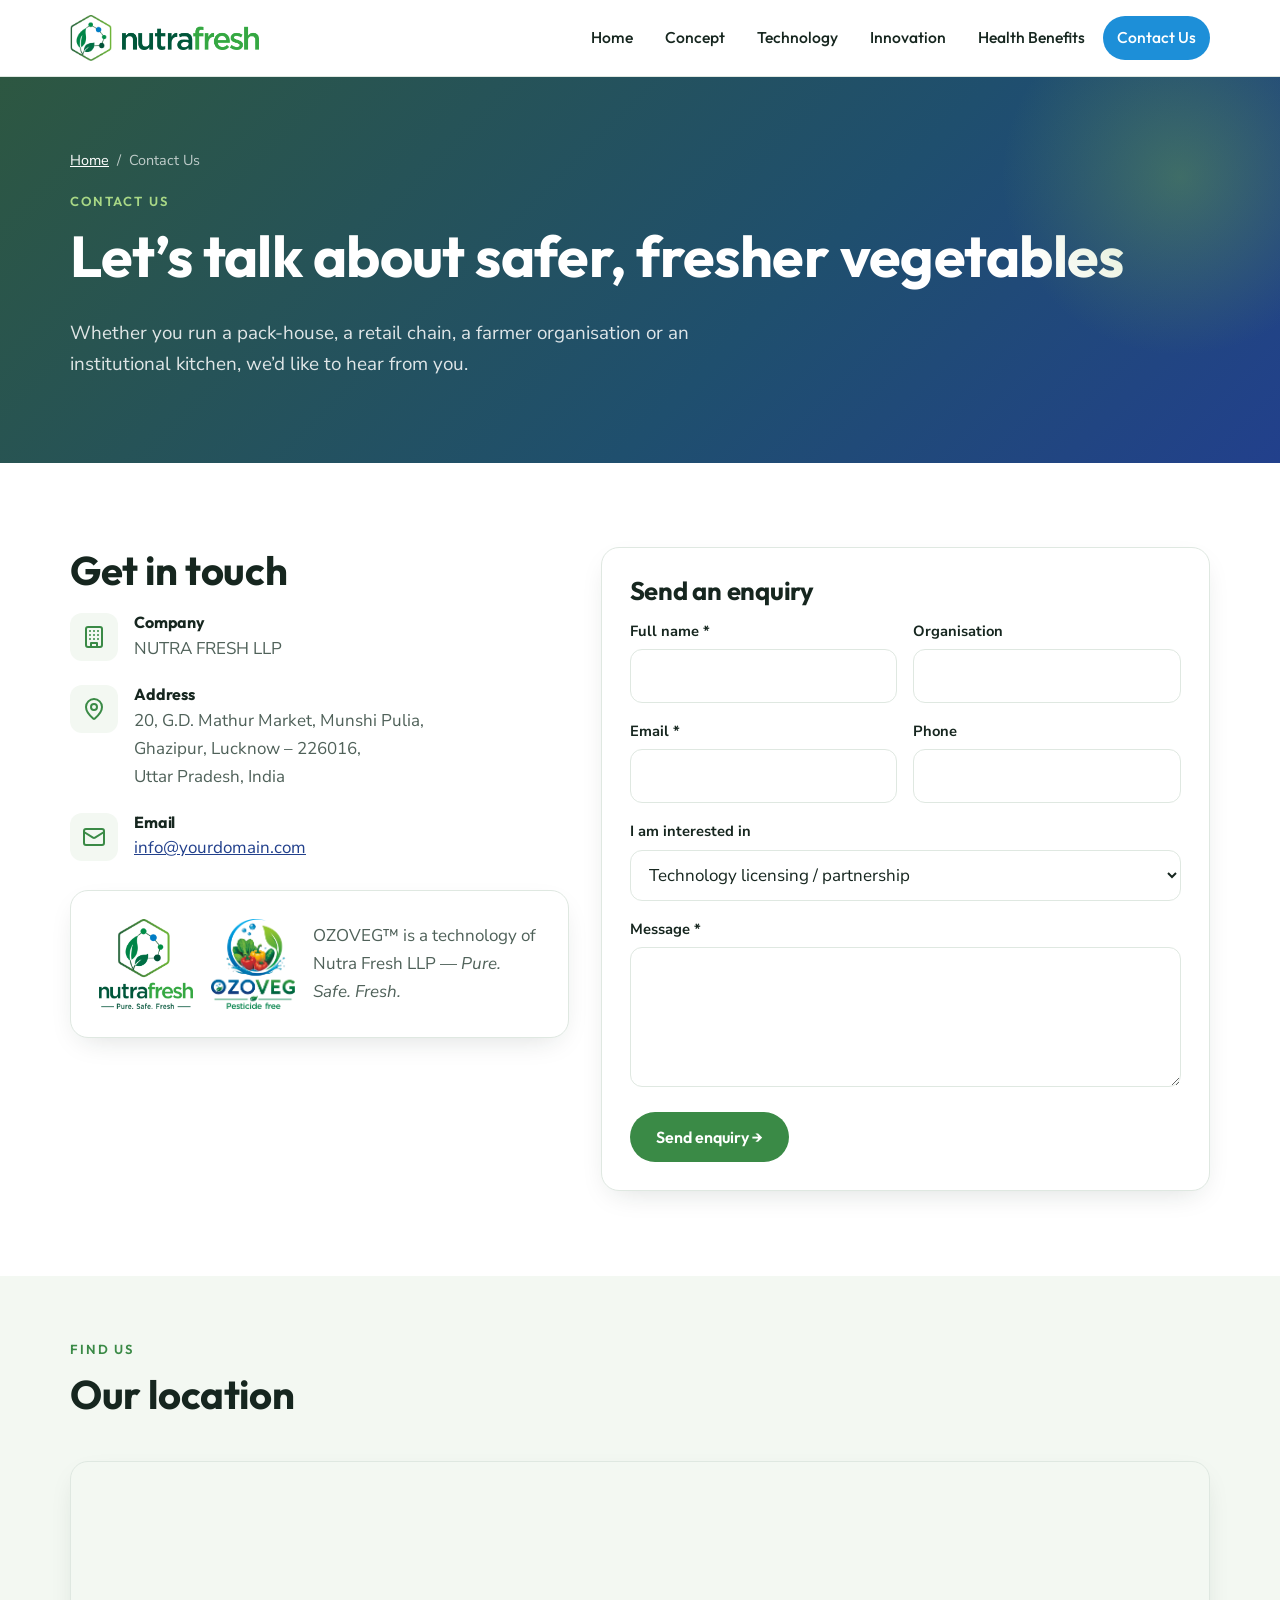
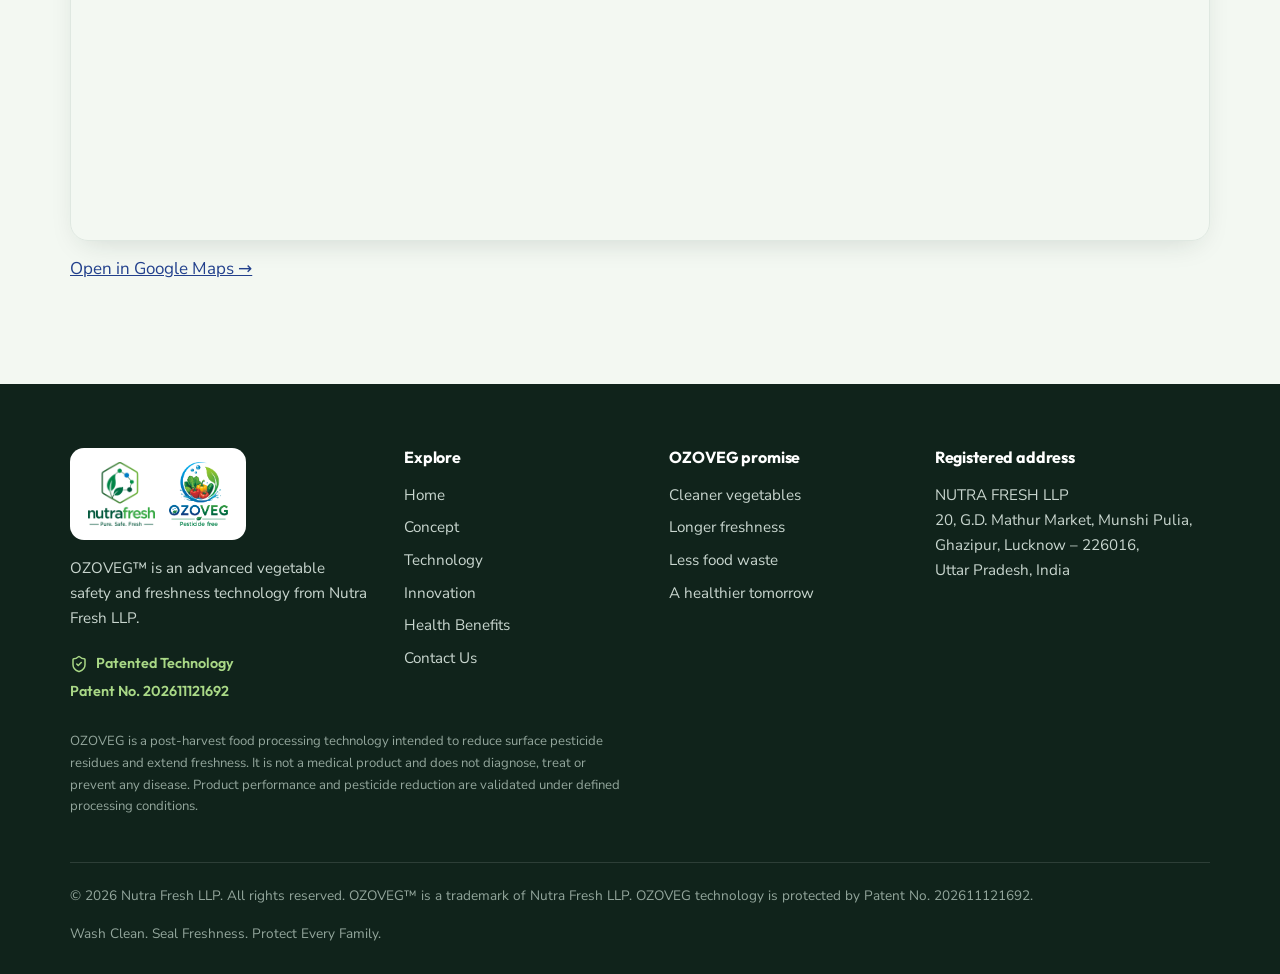
<file: contact.html>
<!doctype html>
<html lang="en">
<head>
<meta charset="utf-8">
<meta name="viewport" content="width=device-width, initial-scale=1">
<title>Contact Us — OZOVEG™ by Nutra Fresh LLP</title>
<meta name="description" content="Contact Nutra Fresh LLP, Ghazipur, Lucknow, Uttar Pradesh, about OZOVEG vegetable safety and freshness technology.">
<meta property="og:title" content="Contact Us — OZOVEG™ by Nutra Fresh LLP">
<meta property="og:description" content="Contact Nutra Fresh LLP, Ghazipur, Lucknow, Uttar Pradesh, about OZOVEG vegetable safety and freshness technology.">
<meta property="og:type" content="website">
<meta property="og:image" content="assets/img/ozoveg-logo.png">
<meta name="theme-color" content="#2d5741">
<link rel="icon" type="image/png" sizes="32x32" href="assets/img/favicon-32.png">
<link rel="apple-touch-icon" href="assets/img/favicon-180.png">
<link rel="preconnect" href="https://fonts.googleapis.com">
<link rel="preconnect" href="https://fonts.gstatic.com" crossorigin>
<link href="https://fonts.googleapis.com/css2?family=Nunito+Sans:opsz,wght@6..12,400;6..12,600;6..12,700&family=Outfit:wght@500;600;700&display=swap" rel="stylesheet">
<link rel="stylesheet" href="assets/css/style.css">
</head>
<body>
<header class="site-header">
  <div class="wrap nav">
    <a class="brand" href="index.html" aria-label="Nutra Fresh LLP — home">
      <img class="ic" src="assets/img/nutrafresh-icon.png" alt="" width="240" height="265">
      <img class="wm" src="assets/img/nutrafresh-wordmark.png" alt="Nutra Fresh LLP" width="520" height="91">
    </a>
    <button class="burger" aria-label="Open menu" aria-expanded="false"><span></span></button>
    <nav aria-label="Main"><ul class="menu"><li><a href="index.html">Home</a></li><li><a href="concept.html">Concept</a></li><li><a href="technology.html">Technology</a></li><li><a href="innovation.html">Innovation</a></li><li><a href="health-benefits.html">Health Benefits</a></li><li><a href="contact.html" class="active cta" aria-current="page">Contact Us</a></li></ul></nav>
  </div>
</header>
<main>
<section class="page-hero">
  <div class="wrap">
    <div class="crumbs"><a href="index.html">Home</a> &nbsp;/&nbsp; Contact Us</div>
    <span class="eyebrow">Contact us</span>
    <h1>Let&rsquo;s talk about safer, fresher vegetables</h1>
    <p class="lead">Whether you run a pack-house, a retail chain, a farmer organisation or an institutional kitchen, we&rsquo;d like to hear from you.</p>
  </div>
</section>
<section>
  <div class="wrap contact-grid">
    <div class="reveal">
      <h2>Get in touch</h2>
      <div class="info-item"><div class="ico"><svg viewBox="0 0 24 24" fill="none" stroke="currentColor" stroke-width="2" stroke-linecap="round" stroke-linejoin="round" aria-hidden="true"><rect width="16" height="20" x="4" y="2" rx="2"/><path d="M9 22v-4h6v4M8 6h.01M16 6h.01M12 6h.01M12 10h.01M12 14h.01M16 10h.01M16 14h.01M8 10h.01M8 14h.01"/></svg></div><div><h4>Company</h4><p>NUTRA FRESH LLP</p></div></div>
      <div class="info-item"><div class="ico"><svg viewBox="0 0 24 24" fill="none" stroke="currentColor" stroke-width="2" stroke-linecap="round" stroke-linejoin="round" aria-hidden="true"><path d="M20 10c0 4.99-5.54 10.19-7.4 11.8a1 1 0 0 1-1.2 0C9.54 20.19 4 14.99 4 10a8 8 0 0 1 16 0"/><circle cx="12" cy="10" r="3"/></svg></div><div><h4>Address</h4>
        <address>20, G.D. Mathur Market, Munshi Pulia,<br>Ghazipur, Lucknow &ndash; 226016,<br>Uttar Pradesh, India</address></div></div>
      <div class="info-item"><div class="ico"><svg viewBox="0 0 24 24" fill="none" stroke="currentColor" stroke-width="2" stroke-linecap="round" stroke-linejoin="round" aria-hidden="true"><rect width="20" height="16" x="2" y="4" rx="2"/><path d="m22 7-8.97 5.7a1.94 1.94 0 0 1-2.06 0L2 7"/></svg></div><div><h4>Email</h4><p><a data-email href="#">&nbsp;</a></p></div></div>
      <div class="card" style="margin-top:28px;display:flex;gap:18px;align-items:center;flex-wrap:wrap">
        <img src="assets/img/nutrafresh-logo.png" alt="Nutra Fresh LLP logo" width="600" height="575" style="height:90px;width:auto">
        <img src="assets/img/ozoveg-logo.png" alt="OZOVEG logo" width="700" height="753" style="height:90px;width:auto">
        <p style="margin:0;flex:1;min-width:160px;color:var(--muted)">OZOVEG&trade; is a technology of Nutra Fresh LLP &mdash; <i>Pure. Safe. Fresh.</i></p>
      </div>
    </div>
    <div class="card reveal">
      <h2 style="font-size:1.6rem">Send an enquiry</h2>
      <form id="enquiry">
        <div class="row">
          <div><label for="name">Full name *</label><input id="name" name="name" required autocomplete="name"></div>
          <div><label for="org">Organisation</label><input id="org" name="org" autocomplete="organization"></div>
        </div>
        <div class="row">
          <div><label for="email">Email *</label><input id="email" name="email" type="email" required autocomplete="email"></div>
          <div><label for="phone">Phone</label><input id="phone" name="phone" type="tel" autocomplete="tel"></div>
        </div>
        <label for="type">I am interested in</label>
        <select id="type" name="type">
          <option>Technology licensing / partnership</option>
          <option>Processing line trial</option>
          <option>Retail / distribution</option>
          <option>Farmer organisation / FPO</option>
          <option>Institutional supply</option>
          <option>Media / general enquiry</option>
        </select>
        <label for="message">Message *</label>
        <textarea id="message" name="message" required></textarea>
        <button class="btn btn-primary" type="submit">Send enquiry &rarr;</button>
        <p class="form-msg">Thank you! Your email app has opened with your enquiry &mdash; just press send.</p>
      </form>
    </div>
  </div>
</section>

<section class="alt" style="padding-top:0;background:linear-gradient(#fff 0,#fff 1px,var(--tint) 1px)">
  <div class="wrap" style="padding-top:60px">
    <div class="section-head"><span class="eyebrow">Find us</span><h2>Our location</h2></div>
    <div class="map reveal"><iframe title="Map showing Nutra Fresh LLP, Ghazipur, Lucknow" loading="lazy" referrerpolicy="no-referrer-when-downgrade" src="https://maps.google.com/maps?q=NUTRA+FRESH+LLP,+20+G.D.+Mathur+Market,+Munshi+Pulia,+Ghazipur,+Lucknow,+Uttar+Pradesh+226016&z=15&output=embed"></iframe></div>
    <p style="margin-top:14px"><a href="https://www.google.com/maps/search/?api=1&query=NUTRA+FRESH+LLP,+20+G.D.+Mathur+Market,+Munshi+Pulia,+Ghazipur,+Lucknow,+Uttar+Pradesh+226016" target="_blank" rel="noopener">Open in Google Maps &rarr;</a></p>
  </div>
</section>
</main>
<footer class="site-footer">
  <div class="wrap">
    <div class="foot-grid">
      <div>
        <div class="foot-logo">
          <img src="assets/img/nutrafresh-logo.png" alt="Nutra Fresh LLP — Pure. Safe. Fresh" width="600" height="575">
          <img src="assets/img/ozoveg-logo.png" alt="OZOVEG technology" width="700" height="753">
        </div>
        <p>OZOVEG&trade; is an advanced vegetable safety and freshness technology from Nutra Fresh LLP.</p>
        <p class="foot-patent"><svg viewBox="0 0 24 24" fill="none" stroke="currentColor" stroke-width="2" stroke-linecap="round" stroke-linejoin="round" aria-hidden="true"><path d="M20 13c0 5-3.5 7.5-7.66 8.95a1 1 0 0 1-.67-.01C7.5 20.5 4 18 4 13V6a1 1 0 0 1 1-1c2 0 4.5-1.2 6.24-2.72a1.17 1.17 0 0 1 1.52 0C14.51 3.81 17 5 19 5a1 1 0 0 1 1 1z"/><path d="m9 12 2 2 4-4"/></svg> <span class="nw">Patented Technology</span><span class="nw">Patent No. 202611121692</span></p>
      </div>
      <div>
        <h4>Explore</h4>
        <ul><li><a href="index.html">Home</a></li><li><a href="concept.html">Concept</a></li><li><a href="technology.html">Technology</a></li><li><a href="innovation.html">Innovation</a></li><li><a href="health-benefits.html">Health Benefits</a></li><li><a href="contact.html">Contact Us</a></li></ul>
      </div>
      <div>
        <h4>OZOVEG promise</h4>
        <ul>
          <li>Cleaner vegetables</li>
          <li>Longer freshness</li>
          <li>Less food waste</li>
          <li>A healthier tomorrow</li>
        </ul>
      </div>
      <div>
        <h4>Registered address</h4>
        <address style="font-style:normal">NUTRA FRESH LLP<br>20, G.D. Mathur Market, Munshi Pulia,<br>Ghazipur, Lucknow – 226016,<br>Uttar Pradesh, India</address>
      </div>
    </div>
    <p class="disclaimer">OZOVEG is a post-harvest food processing technology intended to reduce surface pesticide residues and extend freshness. It is not a medical product and does not diagnose, treat or prevent any disease. Product performance and pesticide reduction are validated under defined processing conditions.</p>
    <div class="foot-bottom">
      <span>&copy; <span id="year">2026</span> Nutra Fresh LLP. All rights reserved. OZOVEG&trade; is a trademark of Nutra Fresh LLP. OZOVEG technology is protected by Patent No. 202611121692.</span>
      <span>Wash Clean. Seal Freshness. Protect Every Family.</span>
    </div>
  </div>
</footer>
<script src="assets/js/main.js"></script>
</body>
</html>
</file>
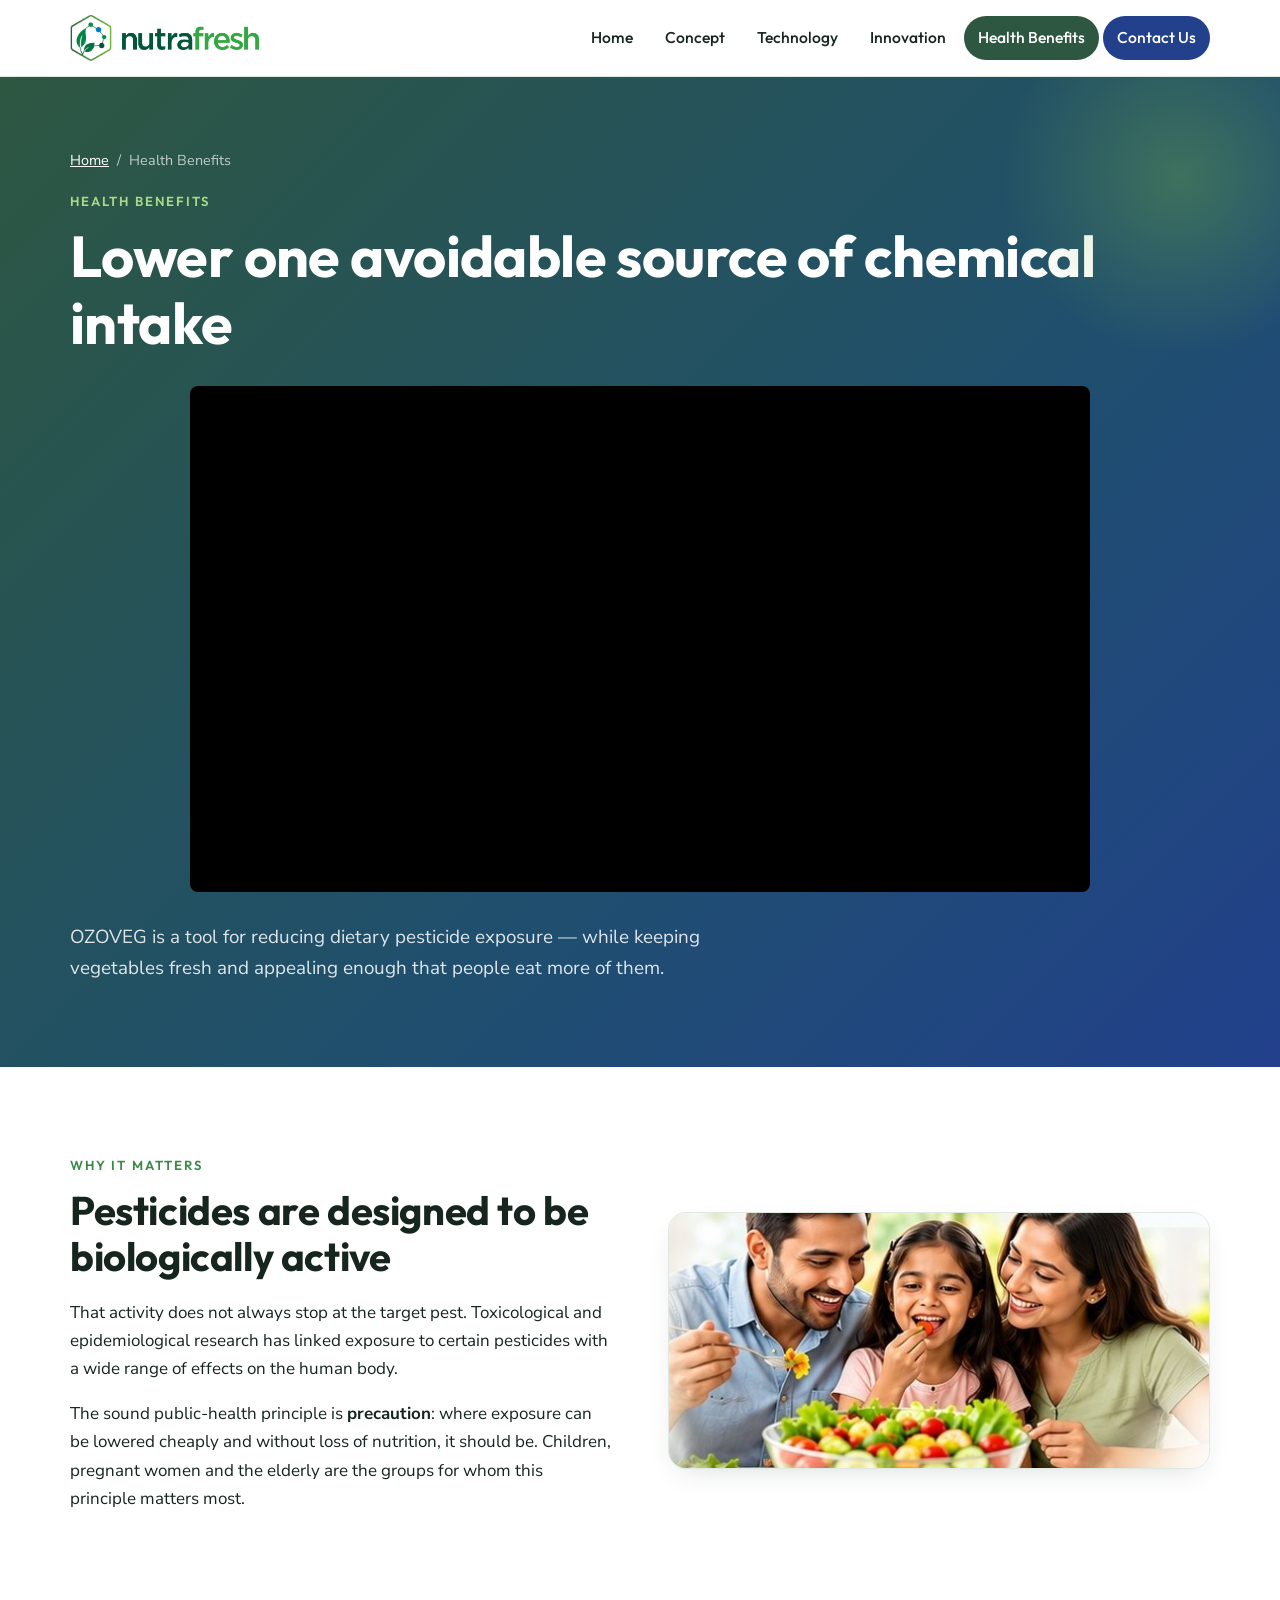
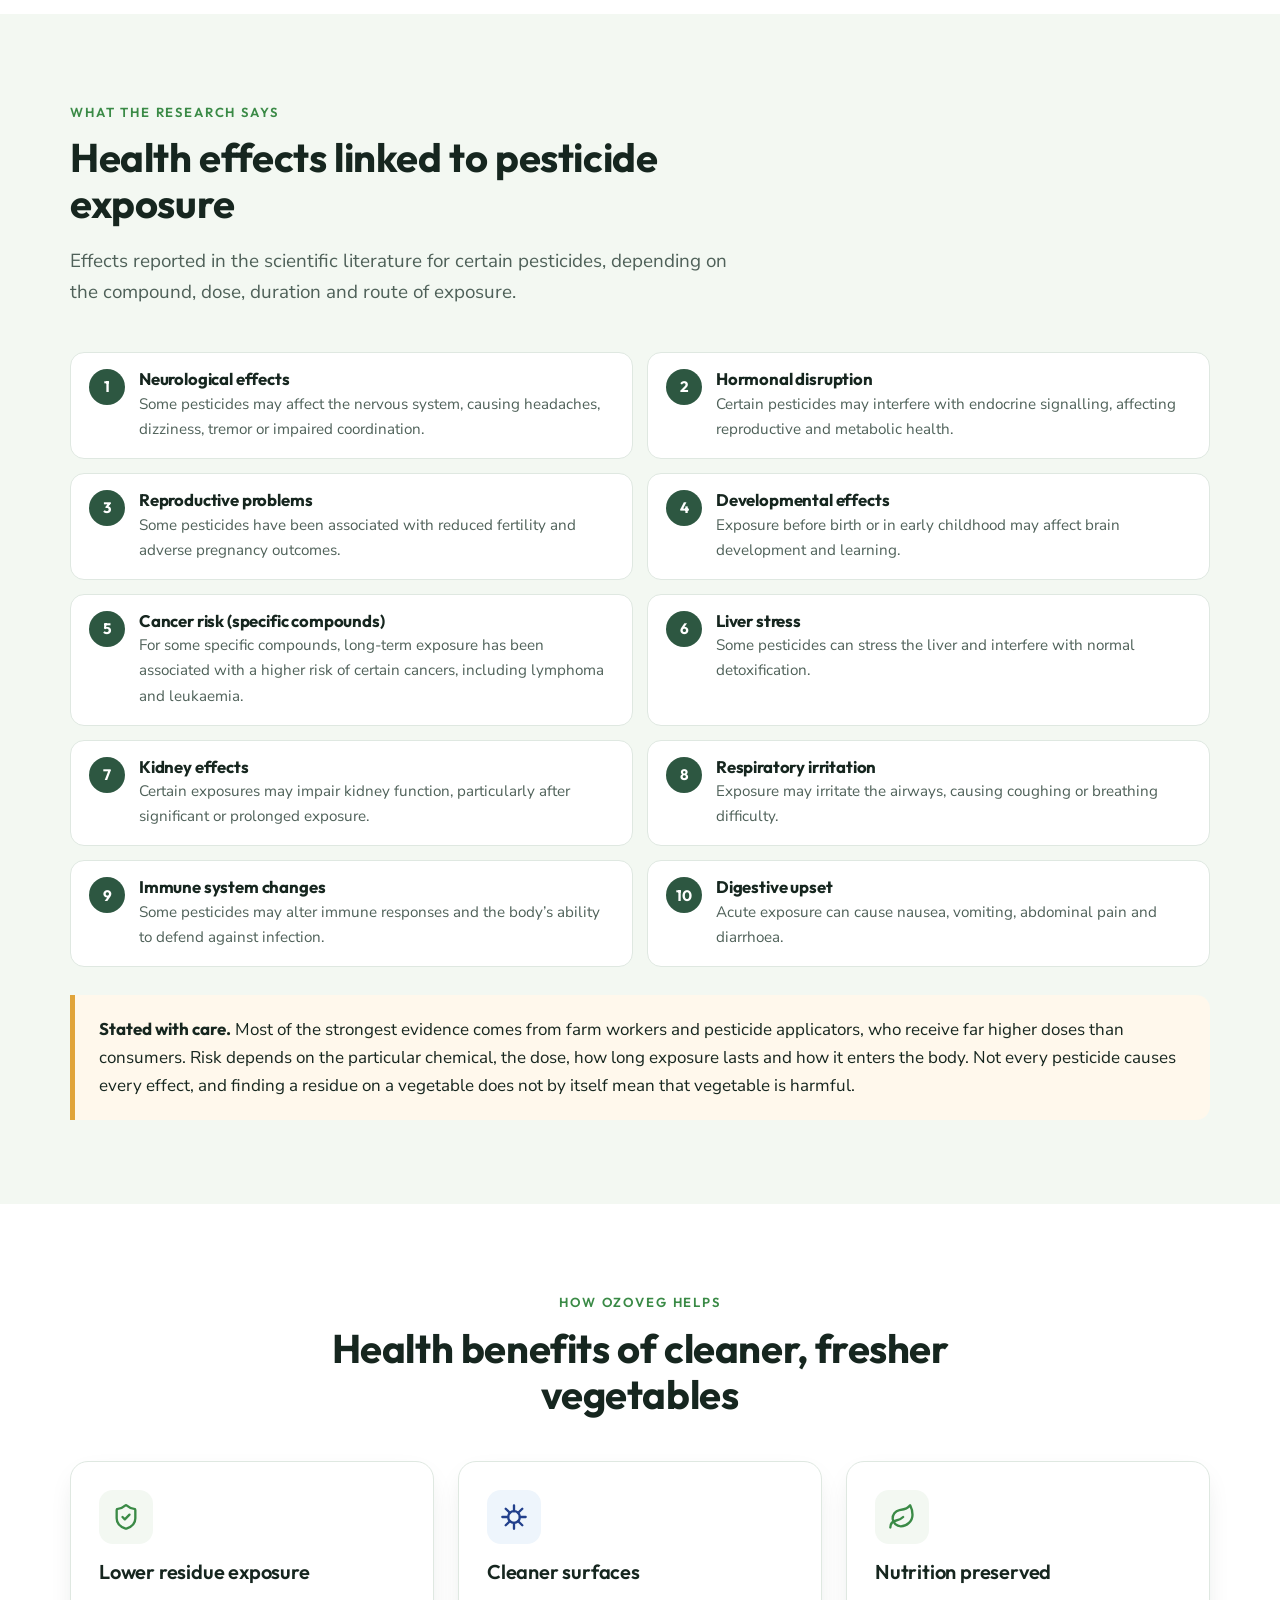
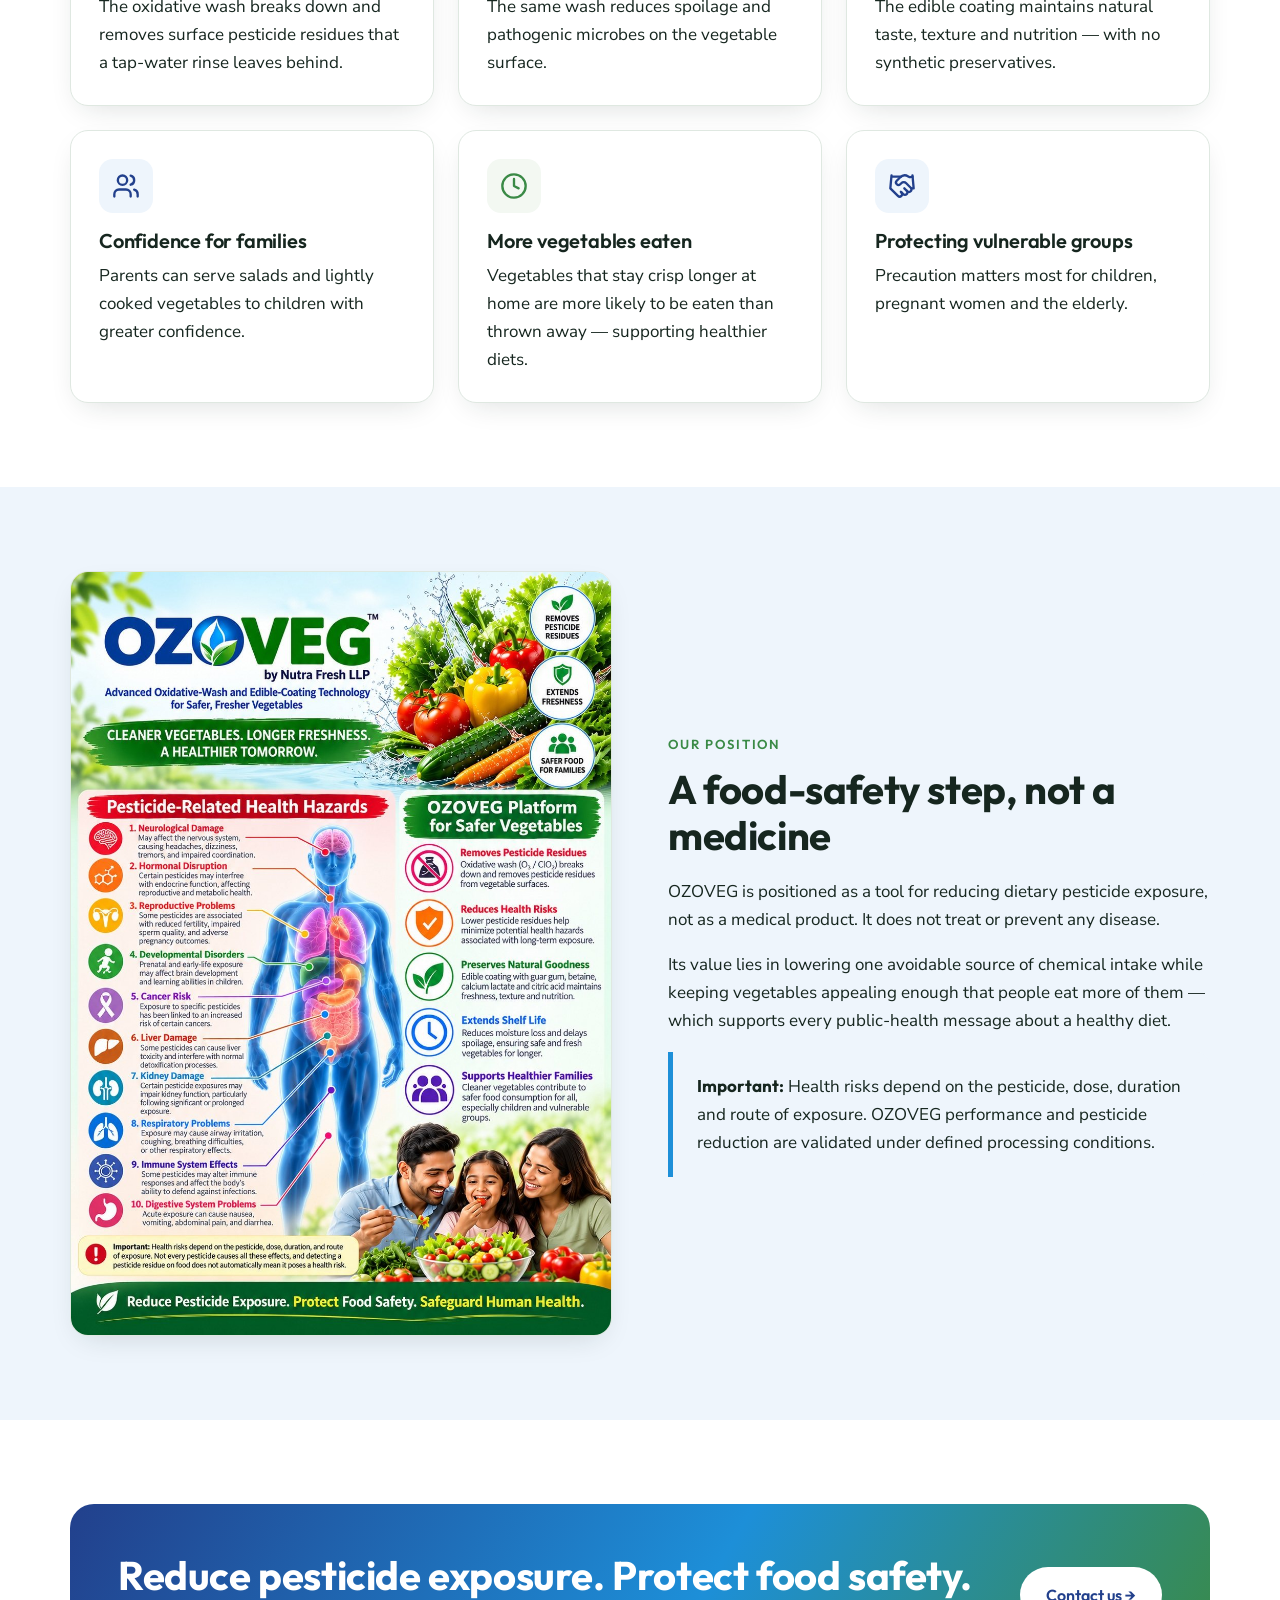
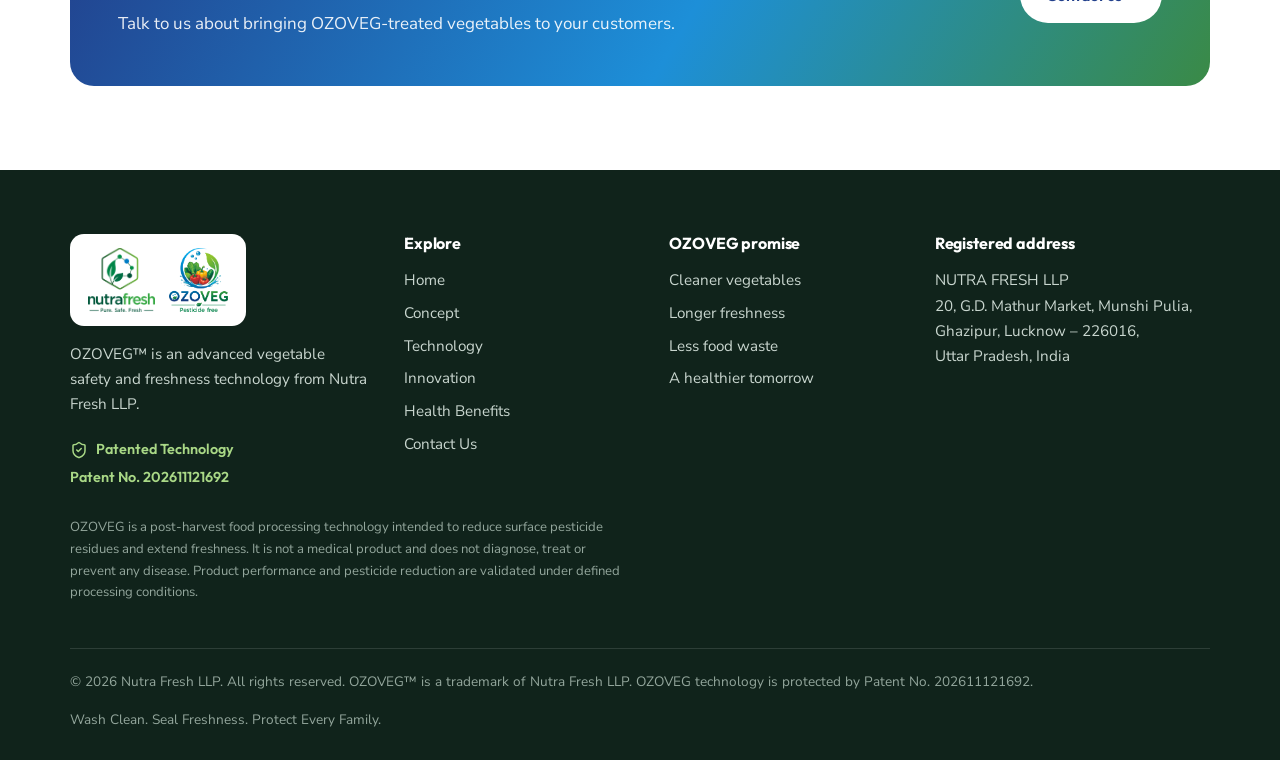
<file: health-benefits.html>
<!doctype html>
<html lang="en">
<head>
<meta charset="utf-8">
<meta name="viewport" content="width=device-width, initial-scale=1">
<title>Health Benefits — OZOVEG™ by Nutra Fresh LLP</title>
<meta name="description" content="Why reducing dietary pesticide exposure matters, and how OZOVEG helps families eat more fresh vegetables with greater confidence.">
<meta property="og:title" content="Health Benefits — OZOVEG™ by Nutra Fresh LLP">
<meta property="og:description" content="Why reducing dietary pesticide exposure matters, and how OZOVEG helps families eat more fresh vegetables with greater confidence.">
<meta property="og:type" content="website">
<meta property="og:image" content="assets/img/ozoveg-logo.png">
<meta name="theme-color" content="#2d5741">
<link rel="icon" type="image/png" sizes="32x32" href="assets/img/favicon-32.png">
<link rel="apple-touch-icon" href="assets/img/favicon-180.png">
<link rel="preconnect" href="https://fonts.googleapis.com">
<link rel="preconnect" href="https://fonts.gstatic.com" crossorigin>
<link href="https://fonts.googleapis.com/css2?family=Nunito+Sans:opsz,wght@6..12,400;6..12,600;6..12,700&family=Outfit:wght@500;600;700&display=swap" rel="stylesheet">
<link rel="stylesheet" href="assets/css/style.css">
</head>
<body>
<header class="site-header">
  <div class="wrap nav">
    <a class="brand" href="index.html" aria-label="Nutra Fresh LLP — home">
      <img class="ic" src="assets/img/nutrafresh-icon.png" alt="" width="240" height="265">
      <img class="wm" src="assets/img/nutrafresh-wordmark.png" alt="Nutra Fresh LLP" width="520" height="91">
    </a>
    <button class="burger" aria-label="Open menu" aria-expanded="false"><span></span></button>
    <nav aria-label="Main"><ul class="menu"><li><a href="index.html">Home</a></li><li><a href="concept.html">Concept</a></li><li><a href="technology.html">Technology</a></li><li><a href="innovation.html">Innovation</a></li><li><a href="health-benefits.html" class="active" aria-current="page">Health Benefits</a></li><li><a href="contact.html" class="cta">Contact Us</a></li></ul></nav>
  </div>
</header>
<main>
<section class="page-hero">
  <div class="wrap">
    <div class="crumbs"><a href="index.html">Home</a> &nbsp;/&nbsp; Health Benefits</div>
    <span class="eyebrow">Health benefits</span>
    <h1>Lower one avoidable source of chemical intake</h1>
   <div class="video-container">
  <iframe 
    src="https://www.youtube-nocookie.com/embed/ehWynoaVKNI?si=HljyAGeO7xoCkFa8&amp;controls=0" 
    title="YouTube video player" 
    allow="accelerometer; autoplay; clipboard-write; encrypted-media" 
    allowfullscreen>
  </iframe>
</div>
    <p class="lead">OZOVEG is a tool for reducing dietary pesticide exposure &mdash; while keeping vegetables fresh and appealing enough that people eat more of them.</p>
  </div>
</section>
<section>
  <div class="wrap split">
    <div class="reveal">
      <span class="eyebrow">Why it matters</span>
      <h2>Pesticides are designed to be biologically active</h2>
      <p>That activity does not always stop at the target pest. Toxicological and epidemiological research has linked exposure to certain pesticides with a wide range of effects on the human body.</p>
      <p>The sound public-health principle is <b>precaution</b>: where exposure can be lowered cheaply and without loss of nutrition, it should be. Children, pregnant women and the elderly are the groups for whom this principle matters most.</p>
    </div>
    <figure class="figure reveal"><img src="assets/img/family.jpg" alt="Parents and child enjoying a fresh salad" width="545" height="258" loading="lazy"></figure>
  </div>
</section>

<section class="alt">
  <div class="wrap">
    <div class="section-head">
      <span class="eyebrow">What the research says</span>
      <h2>Health effects linked to pesticide exposure</h2>
      <p class="lead">Effects reported in the scientific literature for certain pesticides, depending on the compound, dose, duration and route of exposure.</p>
    </div>
    <div class="hazards"><div class="hazard reveal"><span class="n">1</span><div><h4>Neurological effects</h4><p>Some pesticides may affect the nervous system, causing headaches, dizziness, tremor or impaired coordination.</p></div></div><div class="hazard reveal"><span class="n">2</span><div><h4>Hormonal disruption</h4><p>Certain pesticides may interfere with endocrine signalling, affecting reproductive and metabolic health.</p></div></div><div class="hazard reveal"><span class="n">3</span><div><h4>Reproductive problems</h4><p>Some pesticides have been associated with reduced fertility and adverse pregnancy outcomes.</p></div></div><div class="hazard reveal"><span class="n">4</span><div><h4>Developmental effects</h4><p>Exposure before birth or in early childhood may affect brain development and learning.</p></div></div><div class="hazard reveal"><span class="n">5</span><div><h4>Cancer risk (specific compounds)</h4><p>For some specific compounds, long-term exposure has been associated with a higher risk of certain cancers, including lymphoma and leukaemia.</p></div></div><div class="hazard reveal"><span class="n">6</span><div><h4>Liver stress</h4><p>Some pesticides can stress the liver and interfere with normal detoxification.</p></div></div><div class="hazard reveal"><span class="n">7</span><div><h4>Kidney effects</h4><p>Certain exposures may impair kidney function, particularly after significant or prolonged exposure.</p></div></div><div class="hazard reveal"><span class="n">8</span><div><h4>Respiratory irritation</h4><p>Exposure may irritate the airways, causing coughing or breathing difficulty.</p></div></div><div class="hazard reveal"><span class="n">9</span><div><h4>Immune system changes</h4><p>Some pesticides may alter immune responses and the body&rsquo;s ability to defend against infection.</p></div></div><div class="hazard reveal"><span class="n">10</span><div><h4>Digestive upset</h4><p>Acute exposure can cause nausea, vomiting, abdominal pain and diarrhoea.</p></div></div></div>
    <div class="note reveal" style="margin-top:28px"><strong>Stated with care.</strong> Most of the strongest evidence comes from farm workers and pesticide applicators, who receive far higher doses than consumers. Risk depends on the particular chemical, the dose, how long exposure lasts and how it enters the body. Not every pesticide causes every effect, and finding a residue on a vegetable does not by itself mean that vegetable is harmful.</div>
  </div>
</section>

<section>
  <div class="wrap">
    <div class="section-head center">
      <span class="eyebrow">How OZOVEG helps</span>
      <h2>Health benefits of cleaner, fresher vegetables</h2>
    </div>
    <div class="grid g3">
      <div class="card  reveal"><div class="ico"><svg viewBox="0 0 24 24" fill="none" stroke="currentColor" stroke-width="2" stroke-linecap="round" stroke-linejoin="round" aria-hidden="true"><path d="M20 13c0 5-3.5 7.5-7.66 8.95a1 1 0 0 1-.67-.01C7.5 20.5 4 18 4 13V6a1 1 0 0 1 1-1c2 0 4.5-1.2 6.24-2.72a1.17 1.17 0 0 1 1.52 0C14.51 3.81 17 5 19 5a1 1 0 0 1 1 1z"/><path d="m9 12 2 2 4-4"/></svg></div><h3>Lower residue exposure</h3><p>The oxidative wash breaks down and removes surface pesticide residues that a tap-water rinse leaves behind.</p></div>
      <div class="card blue reveal"><div class="ico"><svg viewBox="0 0 24 24" fill="none" stroke="currentColor" stroke-width="2" stroke-linecap="round" stroke-linejoin="round" aria-hidden="true"><circle cx="12" cy="12" r="5"/><path d="M12 2v5M12 17v5M2 12h5M17 12h5M4.9 4.9l3.5 3.5M15.6 15.6l3.5 3.5M4.9 19.1l3.5-3.5M15.6 8.4l3.5-3.5"/></svg></div><h3>Cleaner surfaces</h3><p>The same wash reduces spoilage and pathogenic microbes on the vegetable surface.</p></div>
      <div class="card  reveal"><div class="ico"><svg viewBox="0 0 24 24" fill="none" stroke="currentColor" stroke-width="2" stroke-linecap="round" stroke-linejoin="round" aria-hidden="true"><path d="M11 20A7 7 0 0 1 9.8 6.1C15.5 5 17 4.48 19 2c1 2 2 4.18 2 8 0 5.5-4.78 10-10 10Z"/><path d="M2 21c0-3 1.85-5.36 5.08-6C9.5 14.52 12 13 13 12"/></svg></div><h3>Nutrition preserved</h3><p>The edible coating maintains natural taste, texture and nutrition &mdash; with no synthetic preservatives.</p></div>
      <div class="card blue reveal"><div class="ico"><svg viewBox="0 0 24 24" fill="none" stroke="currentColor" stroke-width="2" stroke-linecap="round" stroke-linejoin="round" aria-hidden="true"><path d="M16 21v-2a4 4 0 0 0-4-4H6a4 4 0 0 0-4 4v2"/><circle cx="9" cy="7" r="4"/><path d="M22 21v-2a4 4 0 0 0-3-3.87M16 3.13a4 4 0 0 1 0 7.75"/></svg></div><h3>Confidence for families</h3><p>Parents can serve salads and lightly cooked vegetables to children with greater confidence.</p></div>
      <div class="card  reveal"><div class="ico"><svg viewBox="0 0 24 24" fill="none" stroke="currentColor" stroke-width="2" stroke-linecap="round" stroke-linejoin="round" aria-hidden="true"><circle cx="12" cy="12" r="10"/><path d="M12 6v6l4 2"/></svg></div><h3>More vegetables eaten</h3><p>Vegetables that stay crisp longer at home are more likely to be eaten than thrown away &mdash; supporting healthier diets.</p></div>
      <div class="card blue reveal"><div class="ico"><svg viewBox="0 0 24 24" fill="none" stroke="currentColor" stroke-width="2" stroke-linecap="round" stroke-linejoin="round" aria-hidden="true"><path d="m11 17 2 2a1 1 0 1 0 3-3"/><path d="m14 14 2.5 2.5a1 1 0 1 0 3-3l-3.88-3.88a3 3 0 0 0-4.24 0l-.88.88a1 1 0 1 1-3-3l2.81-2.81a5.79 5.79 0 0 1 7.06-.87l.47.28a2 2 0 0 0 1.42.25L21 4"/><path d="m21 3 1 11h-2M3 3 2 14l6.5 6.5a1 1 0 1 0 3-3M3 4h8"/></svg></div><h3>Protecting vulnerable groups</h3><p>Precaution matters most for children, pregnant women and the elderly.</p></div>
    </div>
  </div>
</section>

<section class="alt-blue">
  <div class="wrap split">
    <figure class="figure reveal"><img src="assets/img/health-infographic.jpg" alt="Infographic: pesticide-related health hazards and the OZOVEG platform for safer vegetables" width="1055" height="1491" loading="lazy"></figure>
    <div class="reveal">
      <span class="eyebrow">Our position</span>
      <h2>A food-safety step, not a medicine</h2>
      <p>OZOVEG is positioned as a tool for reducing dietary pesticide exposure, not as a medical product. It does not treat or prevent any disease.</p>
      <p>Its value lies in lowering one avoidable source of chemical intake while keeping vegetables appealing enough that people eat more of them &mdash; which supports every public-health message about a healthy diet.</p>
      <div class="note blue"><strong>Important:</strong> Health risks depend on the pesticide, dose, duration and route of exposure. OZOVEG performance and pesticide reduction are validated under defined processing conditions.</div>
    </div>
  </div>
</section>
<section><div class="wrap"><div class="cta-band reveal">
  <div><h2>Reduce pesticide exposure. Protect food safety.</h2><p>Talk to us about bringing OZOVEG-treated vegetables to your customers.</p></div>
  <a class="btn" href="contact.html">Contact us &rarr;</a>
</div></div></section>
</main>
<footer class="site-footer">
  <div class="wrap">
    <div class="foot-grid">
      <div>
        <div class="foot-logo">
          <img src="assets/img/nutrafresh-logo.png" alt="Nutra Fresh LLP — Pure. Safe. Fresh" width="600" height="575">
          <img src="assets/img/ozoveg-logo.png" alt="OZOVEG technology" width="700" height="753">
        </div>
        <p>OZOVEG&trade; is an advanced vegetable safety and freshness technology from Nutra Fresh LLP.</p>
        <p class="foot-patent"><svg viewBox="0 0 24 24" fill="none" stroke="currentColor" stroke-width="2" stroke-linecap="round" stroke-linejoin="round" aria-hidden="true"><path d="M20 13c0 5-3.5 7.5-7.66 8.95a1 1 0 0 1-.67-.01C7.5 20.5 4 18 4 13V6a1 1 0 0 1 1-1c2 0 4.5-1.2 6.24-2.72a1.17 1.17 0 0 1 1.52 0C14.51 3.81 17 5 19 5a1 1 0 0 1 1 1z"/><path d="m9 12 2 2 4-4"/></svg> <span class="nw">Patented Technology</span><span class="nw">Patent No. 202611121692</span></p>
      </div>
      <div>
        <h4>Explore</h4>
        <ul><li><a href="index.html">Home</a></li><li><a href="concept.html">Concept</a></li><li><a href="technology.html">Technology</a></li><li><a href="innovation.html">Innovation</a></li><li><a href="health-benefits.html">Health Benefits</a></li><li><a href="contact.html">Contact Us</a></li></ul>
      </div>
      <div>
        <h4>OZOVEG promise</h4>
        <ul>
          <li>Cleaner vegetables</li>
          <li>Longer freshness</li>
          <li>Less food waste</li>
          <li>A healthier tomorrow</li>
        </ul>
      </div>
      <div>
        <h4>Registered address</h4>
        <address style="font-style:normal">NUTRA FRESH LLP<br>20, G.D. Mathur Market, Munshi Pulia,<br>Ghazipur, Lucknow – 226016,<br>Uttar Pradesh, India</address>
      </div>
    </div>
    <p class="disclaimer">OZOVEG is a post-harvest food processing technology intended to reduce surface pesticide residues and extend freshness. It is not a medical product and does not diagnose, treat or prevent any disease. Product performance and pesticide reduction are validated under defined processing conditions.</p>
    <div class="foot-bottom">
      <span>&copy; <span id="year">2026</span> Nutra Fresh LLP. All rights reserved. OZOVEG&trade; is a trademark of Nutra Fresh LLP. OZOVEG technology is protected by Patent No. 202611121692.</span>
      <span>Wash Clean. Seal Freshness. Protect Every Family.</span>
    </div>
  </div>
</footer>
<script src="assets/js/main.js"></script>
</body>
</html>
</file>
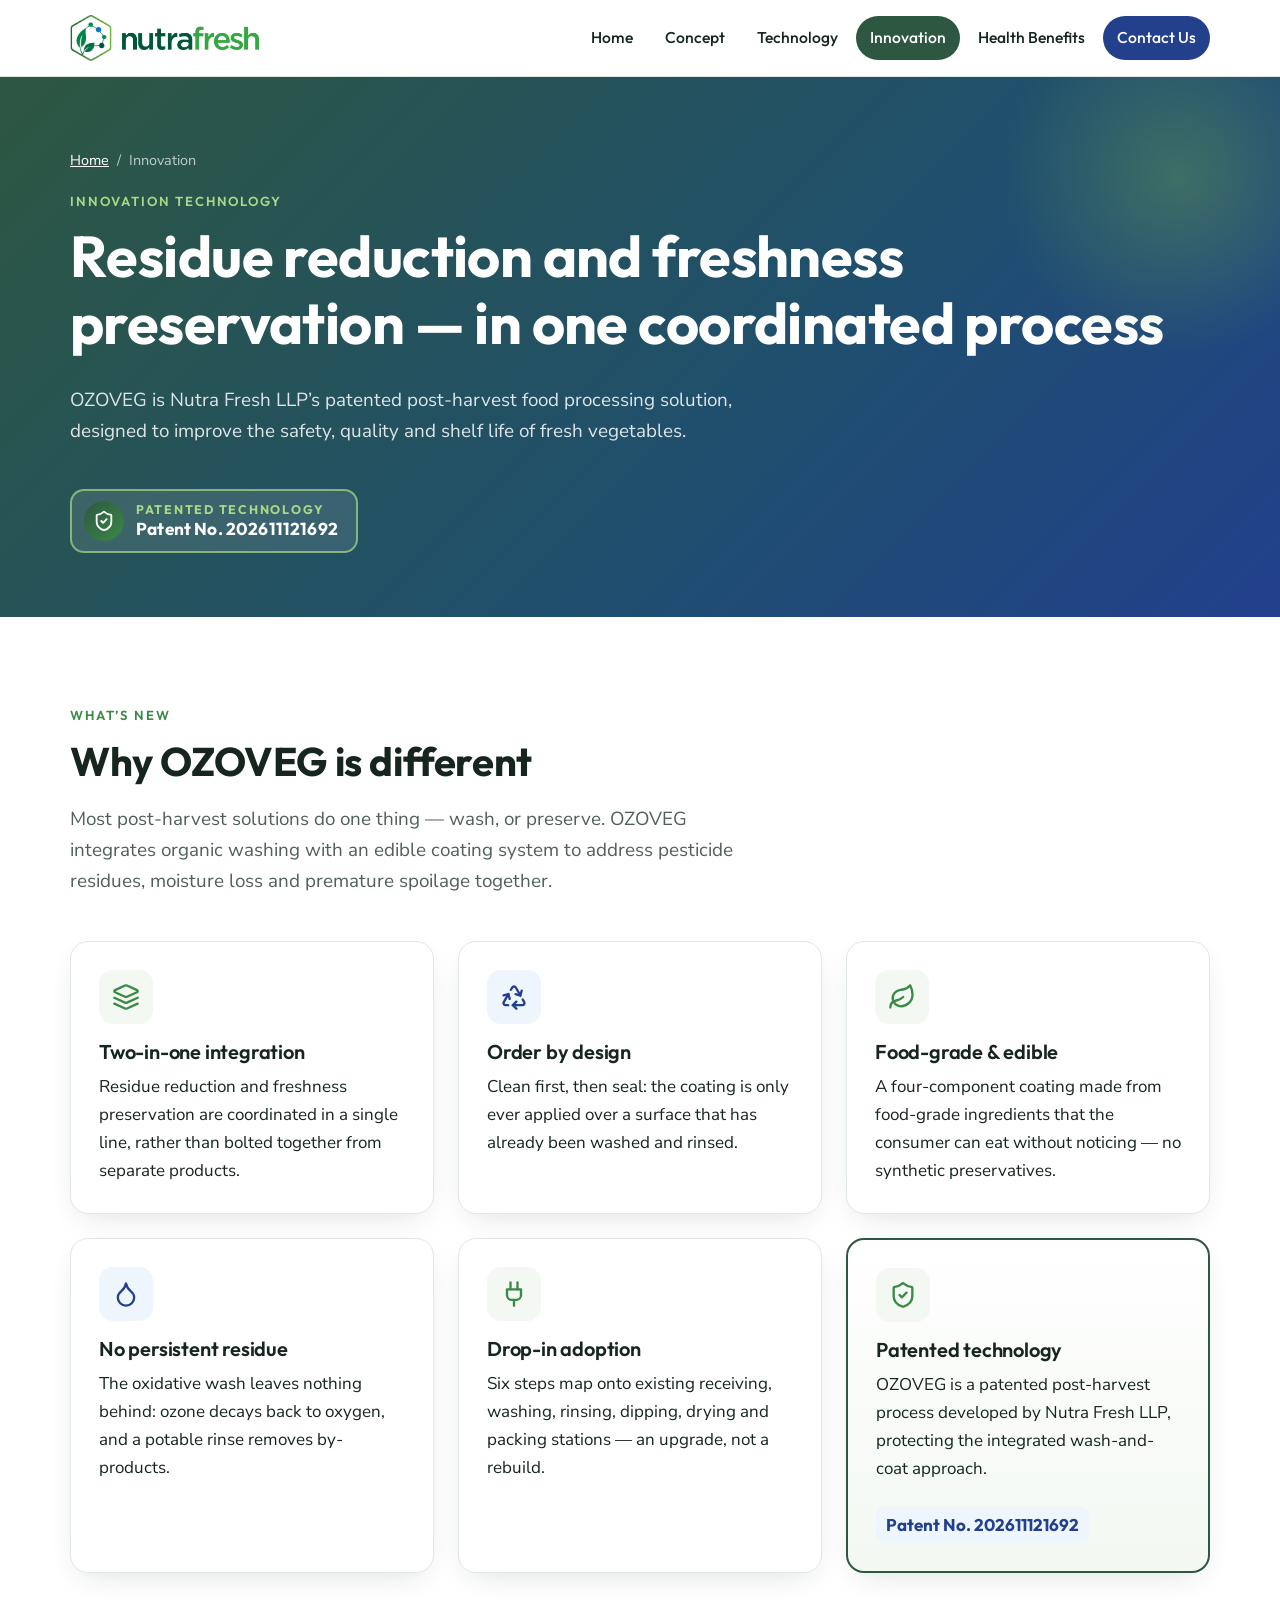
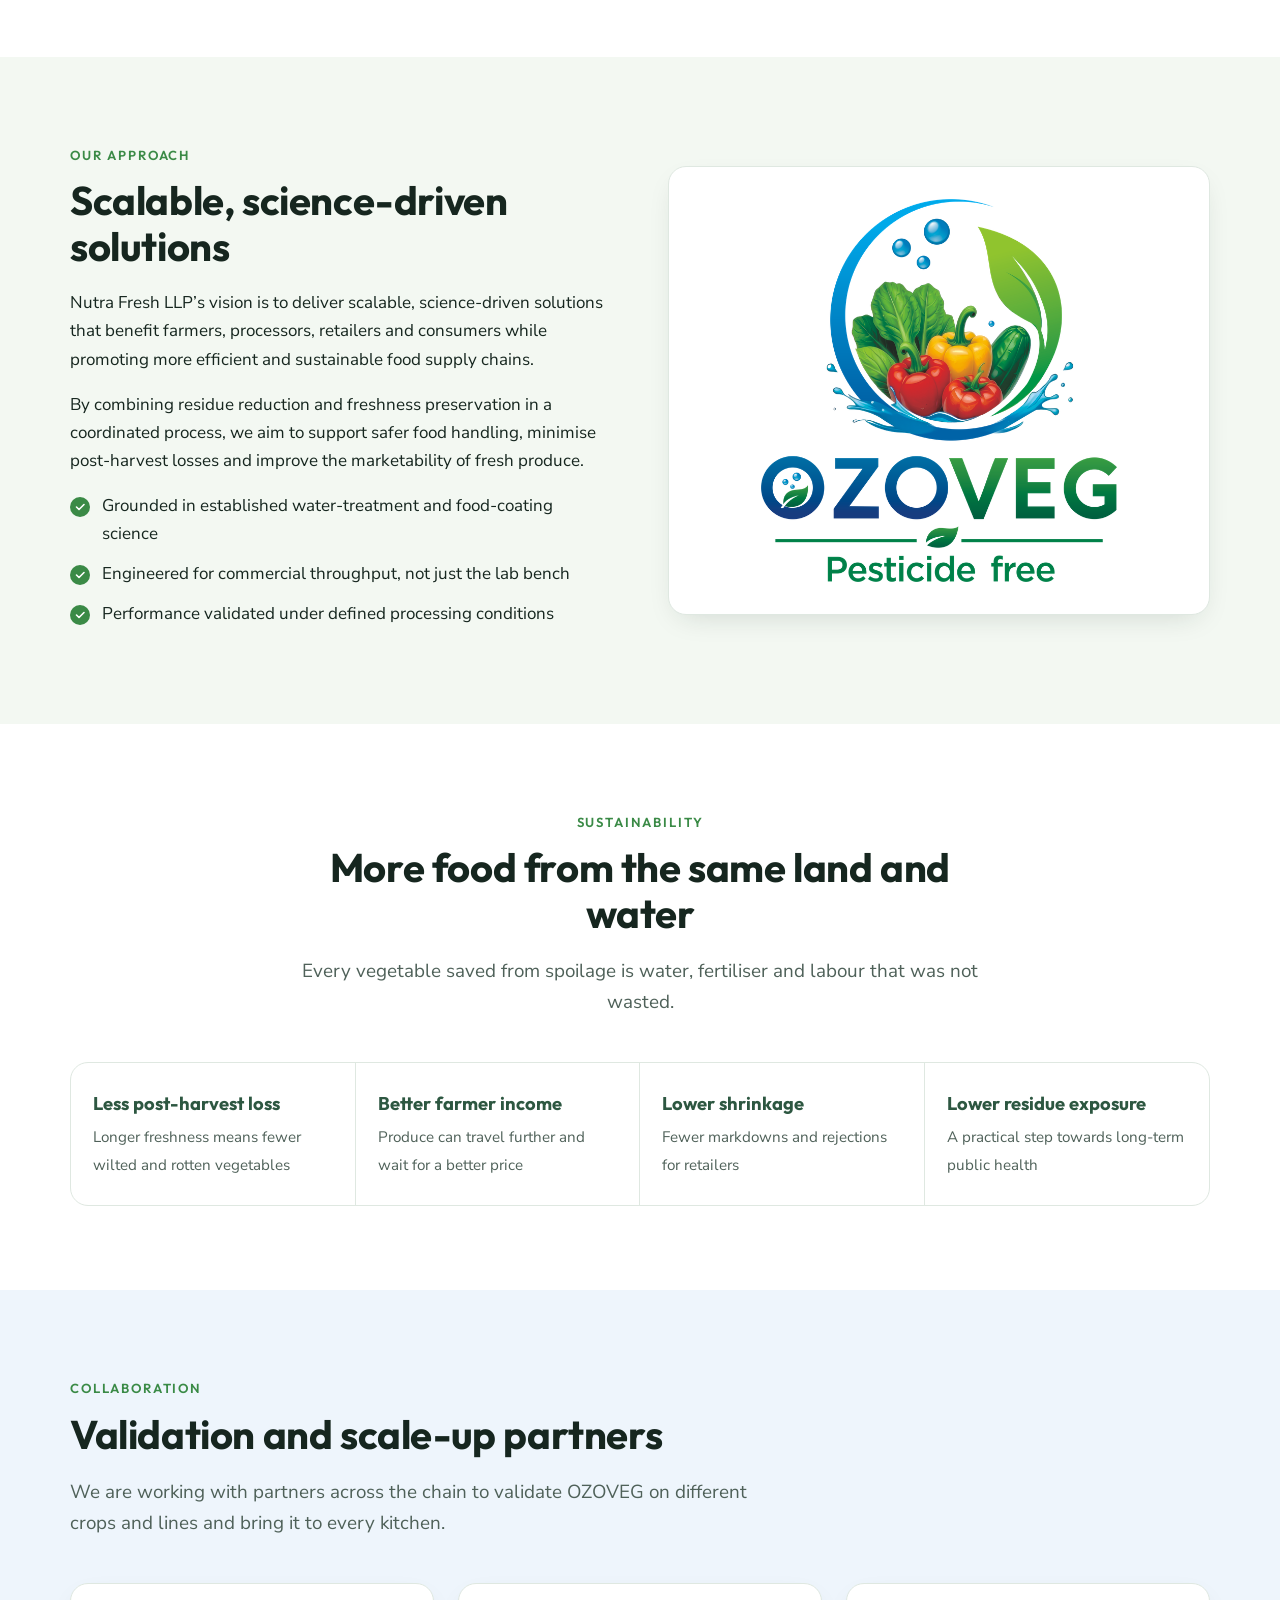
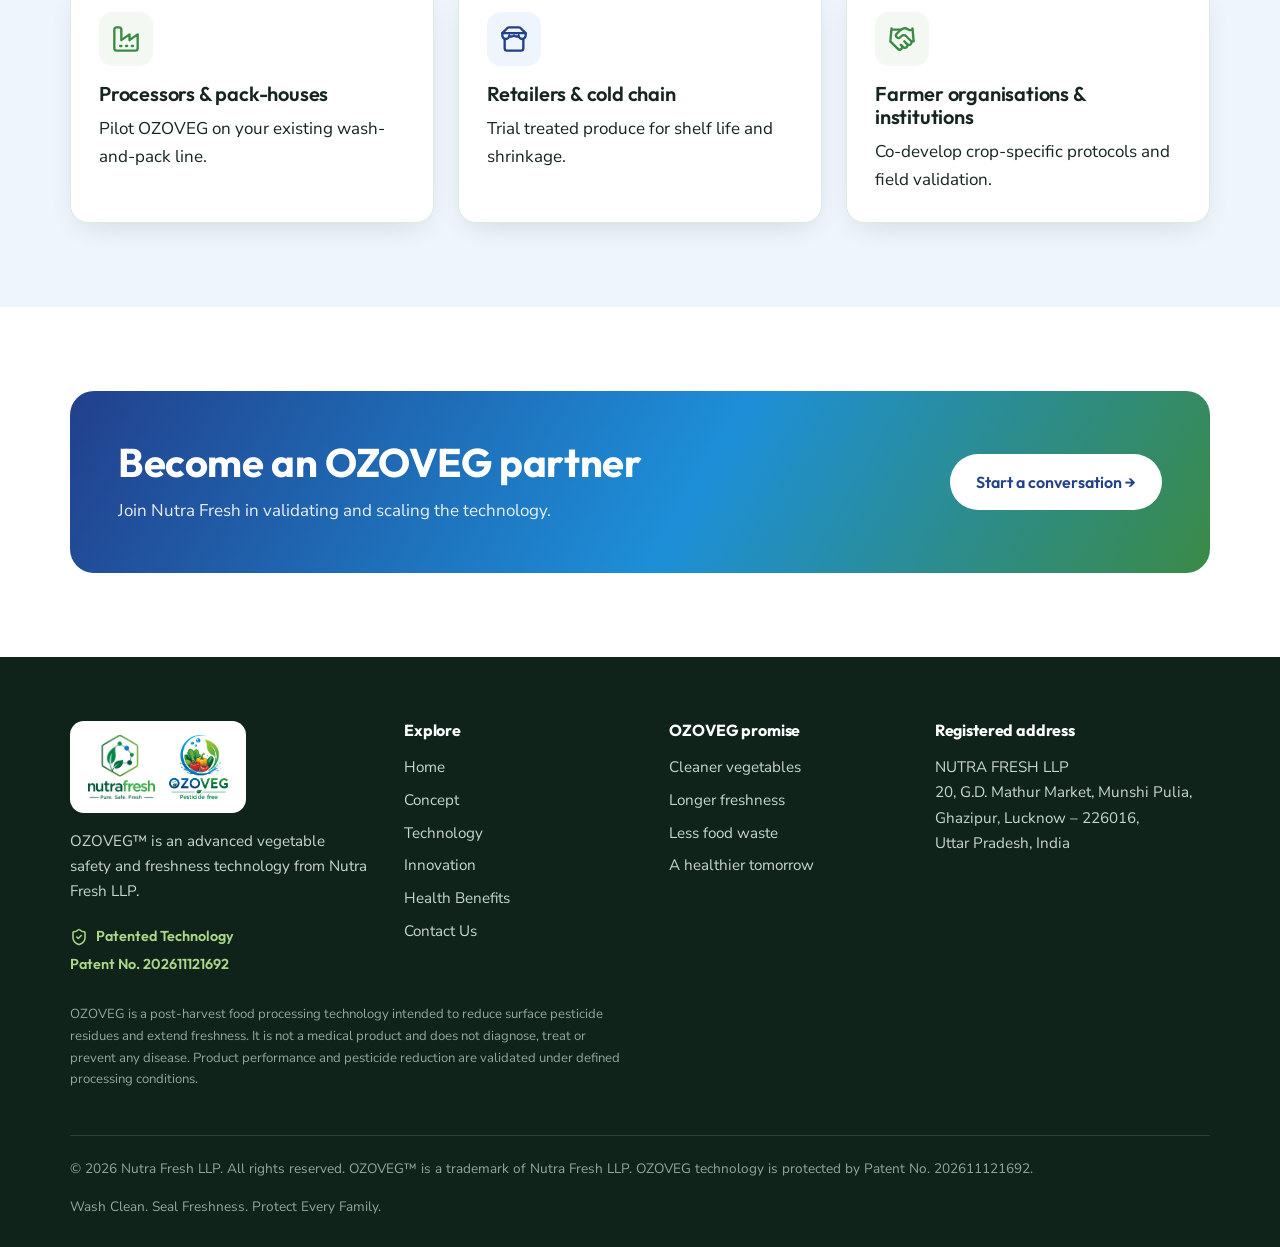
<file: innovation.html>
<!doctype html>
<html lang="en">
<head>
<meta charset="utf-8">
<meta name="viewport" content="width=device-width, initial-scale=1">
<title>Innovation — OZOVEG™ by Nutra Fresh LLP</title>
<meta name="description" content="What makes OZOVEG innovative: a patented, integrated post-harvest process combining residue reduction and freshness preservation. Patent No. 202611121692.">
<meta property="og:title" content="Innovation — OZOVEG™ by Nutra Fresh LLP">
<meta property="og:description" content="What makes OZOVEG innovative: a patented, integrated post-harvest process combining residue reduction and freshness preservation. Patent No. 202611121692.">
<meta property="og:type" content="website">
<meta property="og:image" content="assets/img/ozoveg-logo.png">
<meta name="theme-color" content="#2d5741">
<link rel="icon" type="image/png" sizes="32x32" href="assets/img/favicon-32.png">
<link rel="apple-touch-icon" href="assets/img/favicon-180.png">
<link rel="preconnect" href="https://fonts.googleapis.com">
<link rel="preconnect" href="https://fonts.gstatic.com" crossorigin>
<link href="https://fonts.googleapis.com/css2?family=Nunito+Sans:opsz,wght@6..12,400;6..12,600;6..12,700&family=Outfit:wght@500;600;700&display=swap" rel="stylesheet">
<link rel="stylesheet" href="assets/css/style.css">
</head>
<body>
<header class="site-header">
  <div class="wrap nav">
    <a class="brand" href="index.html" aria-label="Nutra Fresh LLP — home">
      <img class="ic" src="assets/img/nutrafresh-icon.png" alt="" width="240" height="265">
      <img class="wm" src="assets/img/nutrafresh-wordmark.png" alt="Nutra Fresh LLP" width="520" height="91">
    </a>
    <button class="burger" aria-label="Open menu" aria-expanded="false"><span></span></button>
    <nav aria-label="Main"><ul class="menu"><li><a href="index.html">Home</a></li><li><a href="concept.html">Concept</a></li><li><a href="technology.html">Technology</a></li><li><a href="innovation.html" class="active" aria-current="page">Innovation</a></li><li><a href="health-benefits.html">Health Benefits</a></li><li><a href="contact.html" class="cta">Contact Us</a></li></ul></nav>
  </div>
</header>
<main>
<section class="page-hero">
  <div class="wrap">
    <div class="crumbs"><a href="index.html">Home</a> &nbsp;/&nbsp; Innovation</div>
    <span class="eyebrow">Innovation technology</span>
    <h1>Residue reduction and freshness preservation &mdash; in one coordinated process</h1>
    <p class="lead">OZOVEG is Nutra Fresh LLP&rsquo;s patented post-harvest food processing solution, designed to improve the safety, quality and shelf life of fresh vegetables.</p>
    <a class="patent-badge" href="innovation.html#patent" aria-label="Patented technology, Patent No. 202611121692"><span class="seal"><svg viewBox="0 0 24 24" fill="none" stroke="currentColor" stroke-width="2" stroke-linecap="round" stroke-linejoin="round" aria-hidden="true"><path d="M20 13c0 5-3.5 7.5-7.66 8.95a1 1 0 0 1-.67-.01C7.5 20.5 4 18 4 13V6a1 1 0 0 1 1-1c2 0 4.5-1.2 6.24-2.72a1.17 1.17 0 0 1 1.52 0C14.51 3.81 17 5 19 5a1 1 0 0 1 1 1z"/><path d="m9 12 2 2 4-4"/></svg></span><span><span class="pt-label">Patented Technology</span><span class="pt-no">Patent No. 202611121692</span></span></a>
  </div>
</section>
<section>
  <div class="wrap">
    <div class="section-head">
      <span class="eyebrow">What&rsquo;s new</span>
      <h2>Why OZOVEG is different</h2>
      <p class="lead">Most post-harvest solutions do one thing &mdash; wash, or preserve. OZOVEG integrates organic washing with an edible coating system to address pesticide residues, moisture loss and premature spoilage together.</p>
    </div>
    <div class="grid g3">
      <div class="card  reveal"><div class="ico"><svg viewBox="0 0 24 24" fill="none" stroke="currentColor" stroke-width="2" stroke-linecap="round" stroke-linejoin="round" aria-hidden="true"><path d="m12.83 2.18a2 2 0 0 0-1.66 0L2.6 6.08a1 1 0 0 0 0 1.83l8.58 3.91a2 2 0 0 0 1.66 0l8.58-3.9a1 1 0 0 0 0-1.83Z"/><path d="m22 17.65-9.17 4.16a2 2 0 0 1-1.66 0L2 17.65"/><path d="m22 12.65-9.17 4.16a2 2 0 0 1-1.66 0L2 12.65"/></svg></div><h3>Two-in-one integration</h3><p>Residue reduction and freshness preservation are coordinated in a single line, rather than bolted together from separate products.</p></div>
      <div class="card blue reveal"><div class="ico"><svg viewBox="0 0 24 24" fill="none" stroke="currentColor" stroke-width="2" stroke-linecap="round" stroke-linejoin="round" aria-hidden="true"><path d="M7 19H4.815a1.83 1.83 0 0 1-1.57-.881 1.785 1.785 0 0 1-.004-1.784L7.196 9.5"/><path d="M11 19h8.203a1.83 1.83 0 0 0 1.556-.89 1.784 1.784 0 0 0 0-1.775l-1.226-2.12"/><path d="m14 16-3 3 3 3M8.293 13.596 7.196 9.5 3.1 10.598M9.344 5.811l1.093-1.892A1.83 1.83 0 0 1 11.985 3a1.784 1.784 0 0 1 1.546.888l3.943 6.843"/><path d="m13.378 9.633 4.096 1.098 1.097-4.096"/></svg></div><h3>Order by design</h3><p>Clean first, then seal: the coating is only ever applied over a surface that has already been washed and rinsed.</p></div>
      <div class="card  reveal"><div class="ico"><svg viewBox="0 0 24 24" fill="none" stroke="currentColor" stroke-width="2" stroke-linecap="round" stroke-linejoin="round" aria-hidden="true"><path d="M11 20A7 7 0 0 1 9.8 6.1C15.5 5 17 4.48 19 2c1 2 2 4.18 2 8 0 5.5-4.78 10-10 10Z"/><path d="M2 21c0-3 1.85-5.36 5.08-6C9.5 14.52 12 13 13 12"/></svg></div><h3>Food-grade &amp; edible</h3><p>A four-component coating made from food-grade ingredients that the consumer can eat without noticing &mdash; no synthetic preservatives.</p></div>
      <div class="card blue reveal"><div class="ico"><svg viewBox="0 0 24 24" fill="none" stroke="currentColor" stroke-width="2" stroke-linecap="round" stroke-linejoin="round" aria-hidden="true"><path d="M12 22a7 7 0 0 0 7-7c0-2-1-3.9-3-5.5s-3.5-4-4-6.5c-.5 2.5-2 4.9-4 6.5C6 11.1 5 13 5 15a7 7 0 0 0 7 7z"/></svg></div><h3>No persistent residue</h3><p>The oxidative wash leaves nothing behind: ozone decays back to oxygen, and a potable rinse removes by-products.</p></div>
      <div class="card  reveal"><div class="ico"><svg viewBox="0 0 24 24" fill="none" stroke="currentColor" stroke-width="2" stroke-linecap="round" stroke-linejoin="round" aria-hidden="true"><path d="M12 22v-5M9 8V2M15 8V2"/><path d="M18 8v5a4 4 0 0 1-4 4h-4a4 4 0 0 1-4-4V8Z"/></svg></div><h3>Drop-in adoption</h3><p>Six steps map onto existing receiving, washing, rinsing, dipping, drying and packing stations &mdash; an upgrade, not a rebuild.</p></div>
      <div class="card patent reveal" id="patent"><div class="ico"><svg viewBox="0 0 24 24" fill="none" stroke="currentColor" stroke-width="2" stroke-linecap="round" stroke-linejoin="round" aria-hidden="true"><path d="M20 13c0 5-3.5 7.5-7.66 8.95a1 1 0 0 1-.67-.01C7.5 20.5 4 18 4 13V6a1 1 0 0 1 1-1c2 0 4.5-1.2 6.24-2.72a1.17 1.17 0 0 1 1.52 0C14.51 3.81 17 5 19 5a1 1 0 0 1 1 1z"/><path d="m9 12 2 2 4-4"/></svg></div><h3>Patented technology</h3><p>OZOVEG is a patented post-harvest process developed by Nutra Fresh LLP, protecting the integrated wash-and-coat approach.</p><span class="pt-no">Patent No. 202611121692</span></div>
    </div>
  </div>
</section>

<section class="alt">
  <div class="wrap split">
    <div class="reveal">
      <span class="eyebrow">Our approach</span>
      <h2>Scalable, science-driven solutions</h2>
      <p>Nutra Fresh LLP&rsquo;s vision is to deliver scalable, science-driven solutions that benefit farmers, processors, retailers and consumers while promoting more efficient and sustainable food supply chains.</p>
      <p>By combining residue reduction and freshness preservation in a coordinated process, we aim to support safer food handling, minimise post-harvest losses and improve the marketability of fresh produce.</p>
      <ul class="check">
        <li>Grounded in established water-treatment and food-coating science</li>
        <li>Engineered for commercial throughput, not just the lab bench</li>
        <li>Performance validated under defined processing conditions</li>
      </ul>
    </div>
    <figure class="figure reveal"><img src="assets/img/ozoveg-logo.png" alt="OZOVEG technology logo" width="700" height="753" loading="lazy" style="padding:32px;max-width:420px;margin:auto"></figure>
  </div>
</section>

<section>
  <div class="wrap">
    <div class="section-head center"><span class="eyebrow">Sustainability</span><h2>More food from the same land and water</h2>
    <p class="lead">Every vegetable saved from spoilage is water, fertiliser and labour that was not wasted.</p></div>
    <div class="pillars reveal">
      <div class="pillar"><b>Less post-harvest loss</b><span>Longer freshness means fewer wilted and rotten vegetables</span></div>
      <div class="pillar"><b>Better farmer income</b><span>Produce can travel further and wait for a better price</span></div>
      <div class="pillar"><b>Lower shrinkage</b><span>Fewer markdowns and rejections for retailers</span></div>
      <div class="pillar"><b>Lower residue exposure</b><span>A practical step towards long-term public health</span></div>
    </div>
  </div>
</section>

<section class="alt-blue">
  <div class="wrap">
    <div class="section-head"><span class="eyebrow">Collaboration</span><h2>Validation and scale-up partners</h2>
    <p class="lead">We are working with partners across the chain to validate OZOVEG on different crops and lines and bring it to every kitchen.</p></div>
    <div class="grid g3">
      <div class="card  reveal"><div class="ico"><svg viewBox="0 0 24 24" fill="none" stroke="currentColor" stroke-width="2" stroke-linecap="round" stroke-linejoin="round" aria-hidden="true"><path d="M2 20a2 2 0 0 0 2 2h16a2 2 0 0 0 2-2V8l-7 5V8l-7 5V4a2 2 0 0 0-2-2H4a2 2 0 0 0-2 2Z"/><path d="M17 18h1M12 18h1M7 18h1"/></svg></div><h3>Processors &amp; pack-houses</h3><p>Pilot OZOVEG on your existing wash-and-pack line.</p></div>
      <div class="card blue reveal"><div class="ico"><svg viewBox="0 0 24 24" fill="none" stroke="currentColor" stroke-width="2" stroke-linecap="round" stroke-linejoin="round" aria-hidden="true"><path d="m2 7 4.41-4.41A2 2 0 0 1 7.83 2h8.34a2 2 0 0 1 1.42.59L22 7"/><path d="M4 12v8a2 2 0 0 0 2 2h12a2 2 0 0 0 2-2v-8"/><path d="M2 7h20v2a3 3 0 0 1-6 0 3 3 0 0 1-4 0 3 3 0 0 1-4 0 3 3 0 0 1-6 0Z"/></svg></div><h3>Retailers &amp; cold chain</h3><p>Trial treated produce for shelf life and shrinkage.</p></div>
      <div class="card  reveal"><div class="ico"><svg viewBox="0 0 24 24" fill="none" stroke="currentColor" stroke-width="2" stroke-linecap="round" stroke-linejoin="round" aria-hidden="true"><path d="m11 17 2 2a1 1 0 1 0 3-3"/><path d="m14 14 2.5 2.5a1 1 0 1 0 3-3l-3.88-3.88a3 3 0 0 0-4.24 0l-.88.88a1 1 0 1 1-3-3l2.81-2.81a5.79 5.79 0 0 1 7.06-.87l.47.28a2 2 0 0 0 1.42.25L21 4"/><path d="m21 3 1 11h-2M3 3 2 14l6.5 6.5a1 1 0 1 0 3-3M3 4h8"/></svg></div><h3>Farmer organisations &amp; institutions</h3><p>Co-develop crop-specific protocols and field validation.</p></div>
    </div>
  </div>
</section>
<section><div class="wrap"><div class="cta-band reveal">
  <div><h2>Become an OZOVEG partner</h2><p>Join Nutra Fresh in validating and scaling the technology.</p></div>
  <a class="btn" href="contact.html">Start a conversation &rarr;</a>
</div></div></section>
</main>
<footer class="site-footer">
  <div class="wrap">
    <div class="foot-grid">
      <div>
        <div class="foot-logo">
          <img src="assets/img/nutrafresh-logo.png" alt="Nutra Fresh LLP — Pure. Safe. Fresh" width="600" height="575">
          <img src="assets/img/ozoveg-logo.png" alt="OZOVEG technology" width="700" height="753">
        </div>
        <p>OZOVEG&trade; is an advanced vegetable safety and freshness technology from Nutra Fresh LLP.</p>
        <p class="foot-patent"><svg viewBox="0 0 24 24" fill="none" stroke="currentColor" stroke-width="2" stroke-linecap="round" stroke-linejoin="round" aria-hidden="true"><path d="M20 13c0 5-3.5 7.5-7.66 8.95a1 1 0 0 1-.67-.01C7.5 20.5 4 18 4 13V6a1 1 0 0 1 1-1c2 0 4.5-1.2 6.24-2.72a1.17 1.17 0 0 1 1.52 0C14.51 3.81 17 5 19 5a1 1 0 0 1 1 1z"/><path d="m9 12 2 2 4-4"/></svg> <span class="nw">Patented Technology</span><span class="nw">Patent No. 202611121692</span></p>
      </div>
      <div>
        <h4>Explore</h4>
        <ul><li><a href="index.html">Home</a></li><li><a href="concept.html">Concept</a></li><li><a href="technology.html">Technology</a></li><li><a href="innovation.html">Innovation</a></li><li><a href="health-benefits.html">Health Benefits</a></li><li><a href="contact.html">Contact Us</a></li></ul>
      </div>
      <div>
        <h4>OZOVEG promise</h4>
        <ul>
          <li>Cleaner vegetables</li>
          <li>Longer freshness</li>
          <li>Less food waste</li>
          <li>A healthier tomorrow</li>
        </ul>
      </div>
      <div>
        <h4>Registered address</h4>
        <address style="font-style:normal">NUTRA FRESH LLP<br>20, G.D. Mathur Market, Munshi Pulia,<br>Ghazipur, Lucknow – 226016,<br>Uttar Pradesh, India</address>
      </div>
    </div>
    <p class="disclaimer">OZOVEG is a post-harvest food processing technology intended to reduce surface pesticide residues and extend freshness. It is not a medical product and does not diagnose, treat or prevent any disease. Product performance and pesticide reduction are validated under defined processing conditions.</p>
    <div class="foot-bottom">
      <span>&copy; <span id="year">2026</span> Nutra Fresh LLP. All rights reserved. OZOVEG&trade; is a trademark of Nutra Fresh LLP. OZOVEG technology is protected by Patent No. 202611121692.</span>
      <span>Wash Clean. Seal Freshness. Protect Every Family.</span>
    </div>
  </div>
</footer>
<script src="assets/js/main.js"></script>
</body>
</html>
</file>
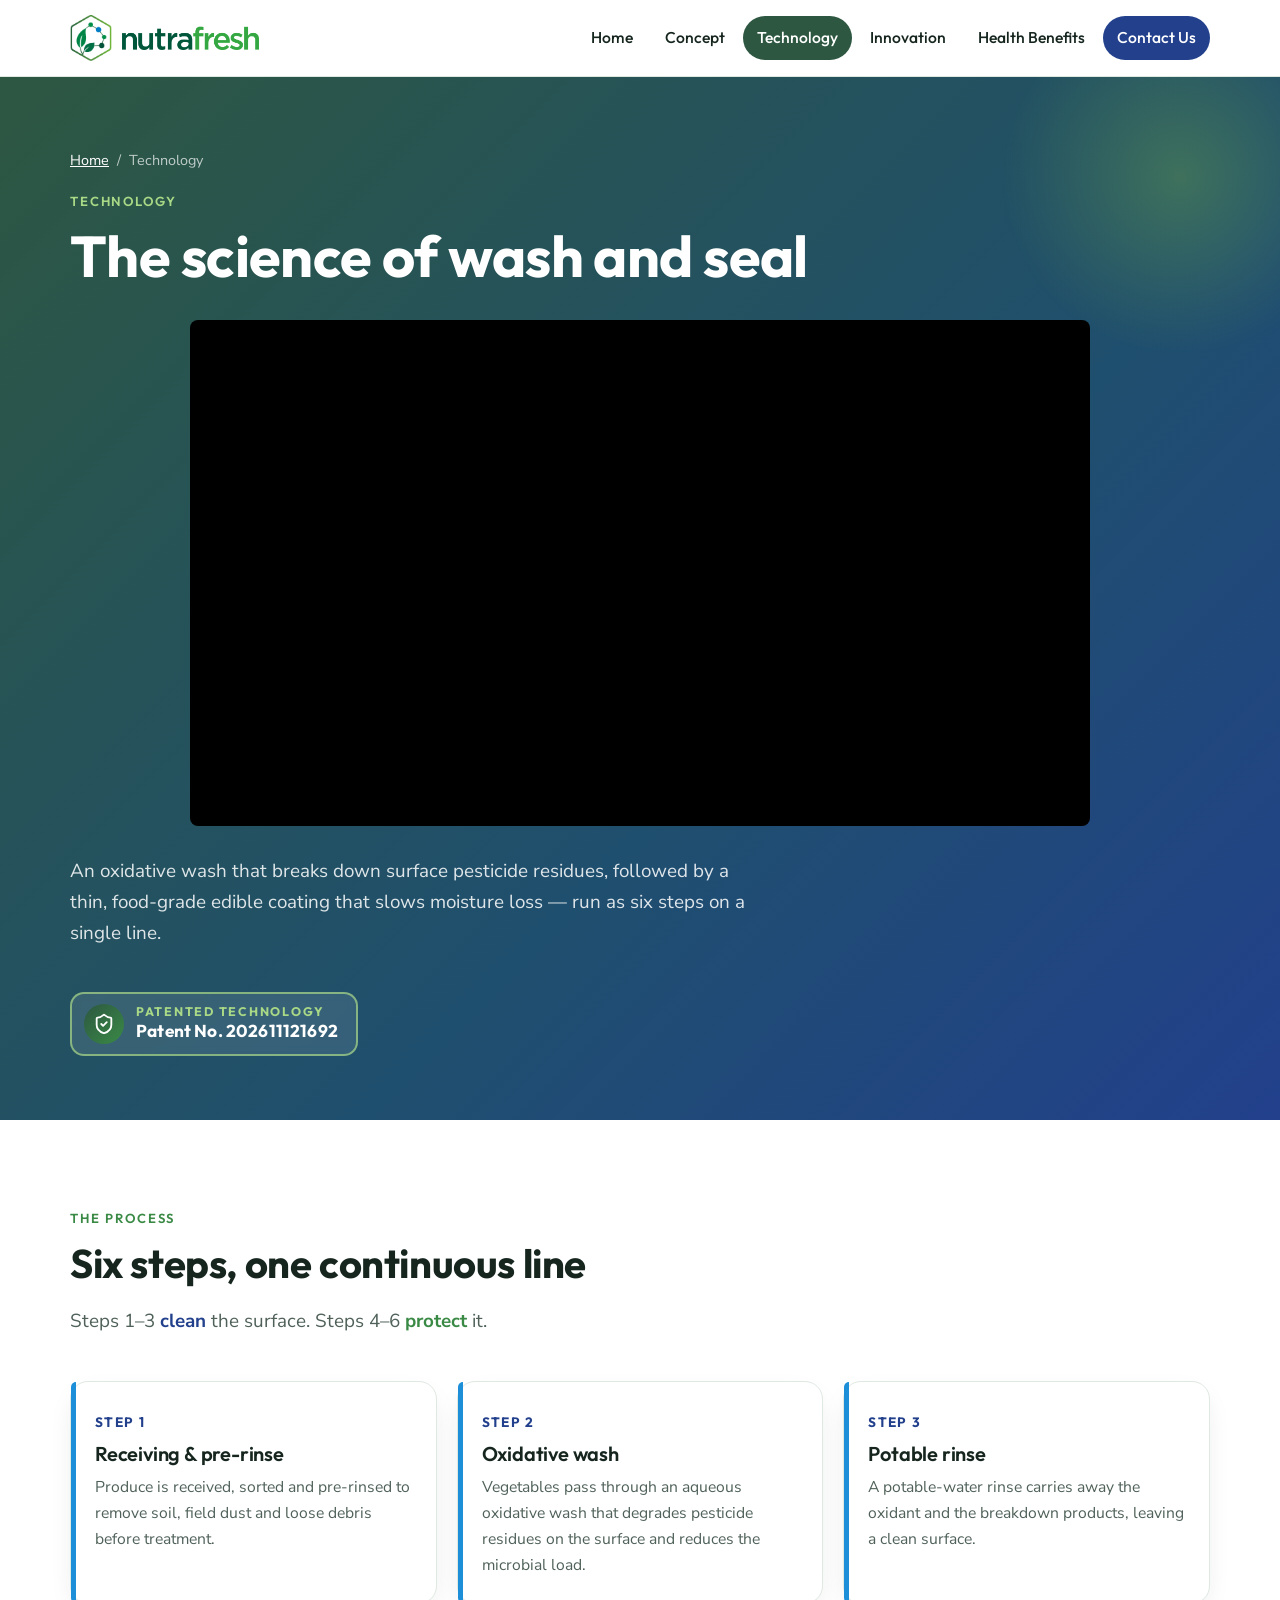
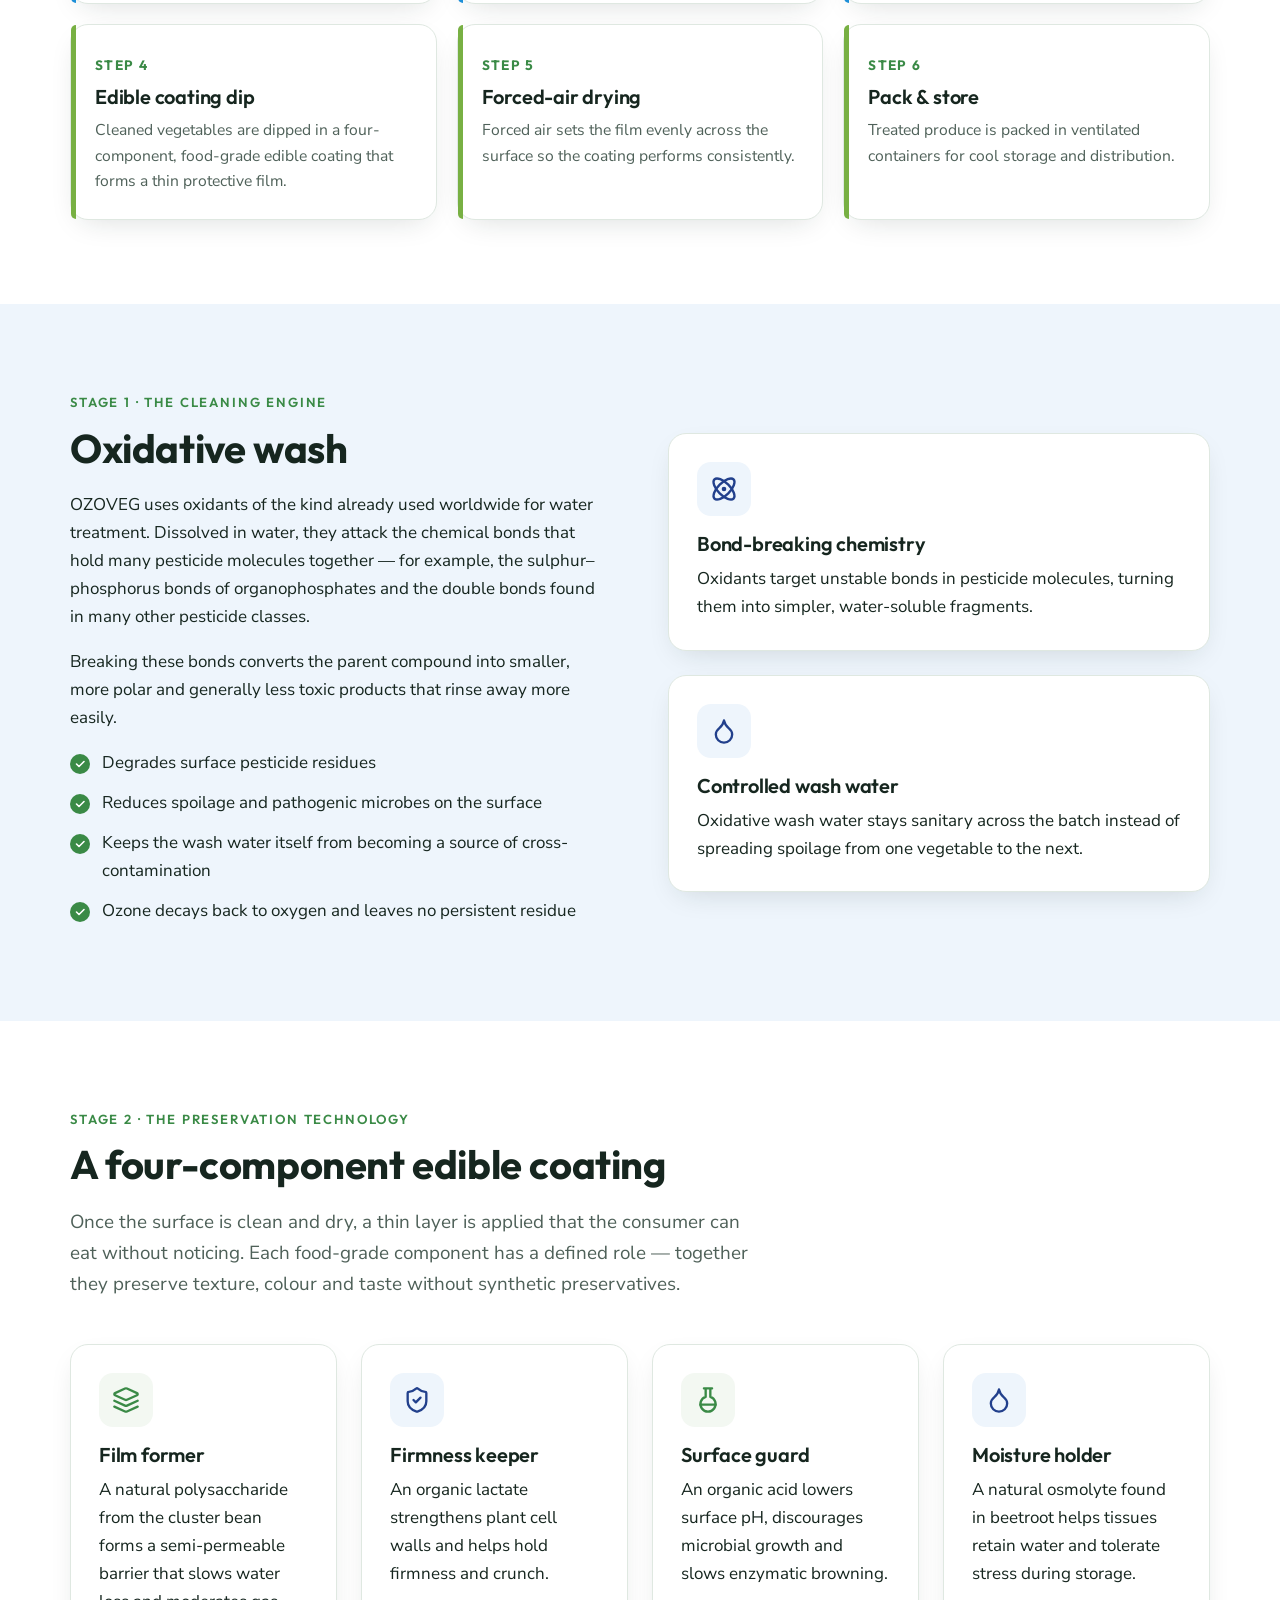
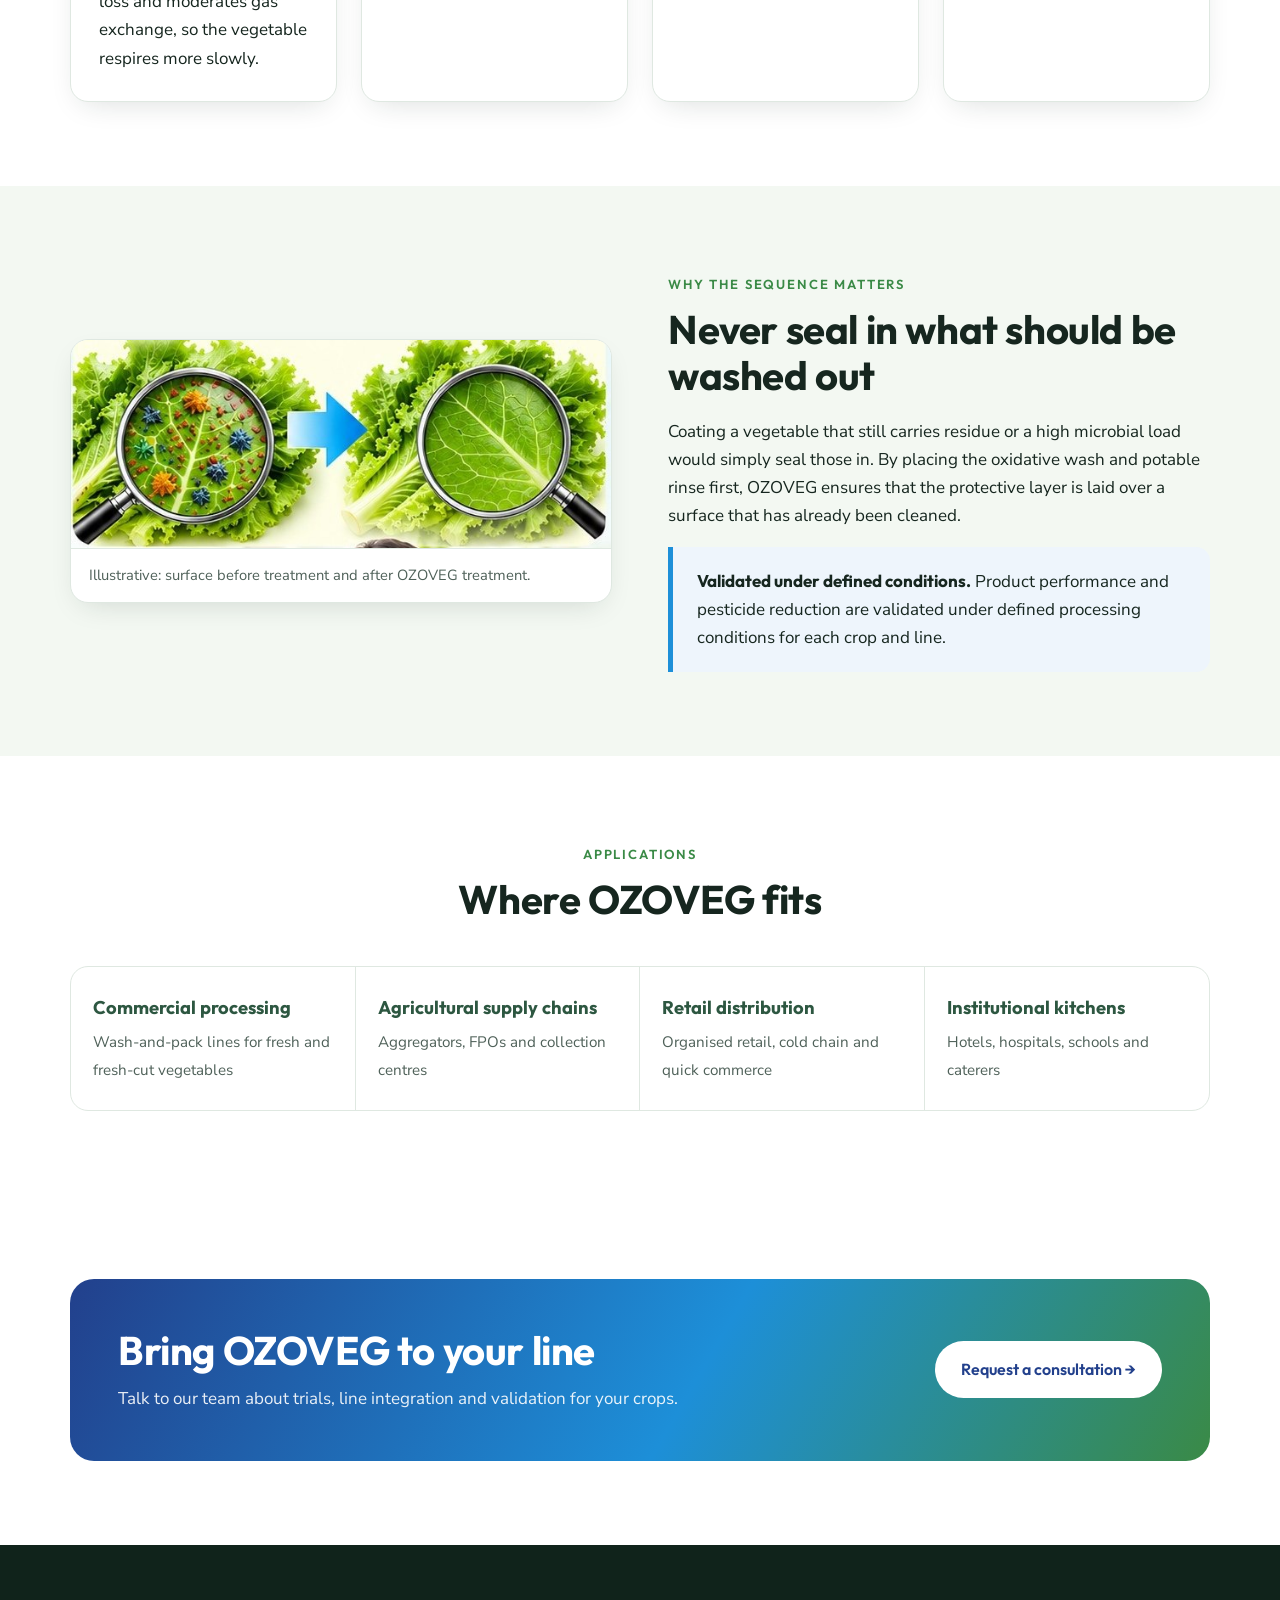
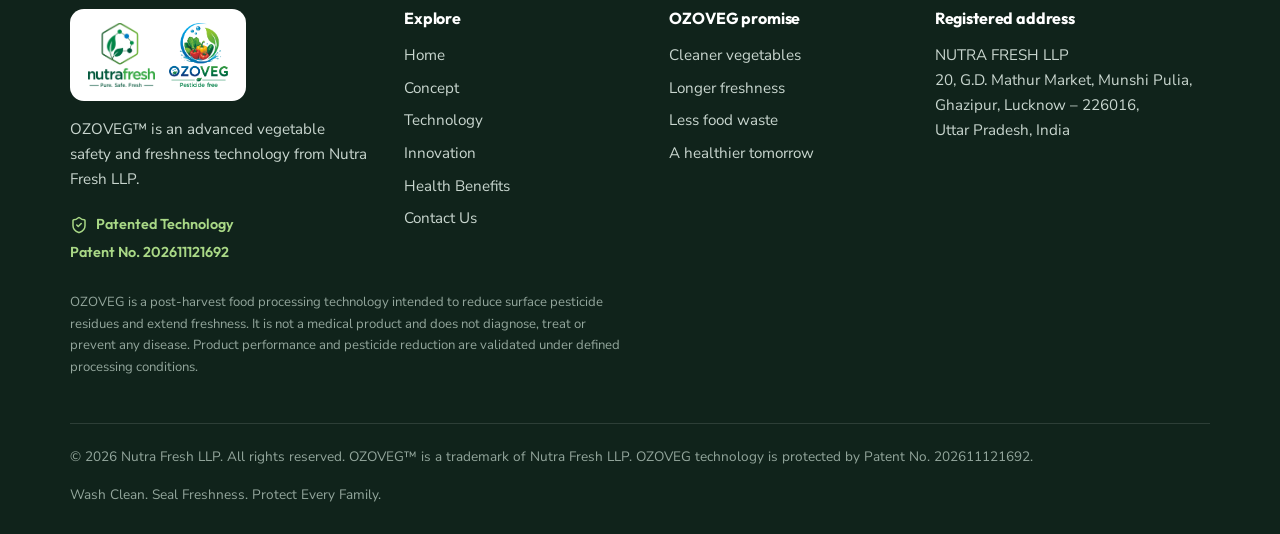
<file: technology.html>
<!doctype html>
<html lang="en">
<head>
<meta charset="utf-8">
<meta name="viewport" content="width=device-width, initial-scale=1">
<title>Technology — OZOVEG™ by Nutra Fresh LLP</title>
<meta name="description" content="How OZOVEG works: a six-step oxidative wash and four-component edible coating process for vegetables. Patent No. 202611121692.">
<meta property="og:title" content="Technology — OZOVEG™ by Nutra Fresh LLP">
<meta property="og:description" content="How OZOVEG works: a six-step oxidative wash and four-component edible coating process for vegetables. Patent No. 202611121692.">
<meta property="og:type" content="website">
<meta property="og:image" content="assets/img/ozoveg-logo.png">
<meta name="theme-color" content="#2d5741">
<link rel="icon" type="image/png" sizes="32x32" href="assets/img/favicon-32.png">
<link rel="apple-touch-icon" href="assets/img/favicon-180.png">
<link rel="preconnect" href="https://fonts.googleapis.com">
<link rel="preconnect" href="https://fonts.gstatic.com" crossorigin>
<link href="https://fonts.googleapis.com/css2?family=Nunito+Sans:opsz,wght@6..12,400;6..12,600;6..12,700&family=Outfit:wght@500;600;700&display=swap" rel="stylesheet">
<link rel="stylesheet" href="assets/css/style.css">
</head>
<body>
<header class="site-header">
  <div class="wrap nav">
    <a class="brand" href="index.html" aria-label="Nutra Fresh LLP — home">
      <img class="ic" src="assets/img/nutrafresh-icon.png" alt="" width="240" height="265">
      <img class="wm" src="assets/img/nutrafresh-wordmark.png" alt="Nutra Fresh LLP" width="520" height="91">
    </a>
    <button class="burger" aria-label="Open menu" aria-expanded="false"><span></span></button>
    <nav aria-label="Main"><ul class="menu"><li><a href="index.html">Home</a></li><li><a href="concept.html">Concept</a></li><li><a href="technology.html" class="active" aria-current="page">Technology</a></li><li><a href="innovation.html">Innovation</a></li><li><a href="health-benefits.html">Health Benefits</a></li><li><a href="contact.html" class="cta">Contact Us</a></li></ul></nav>
  </div>
</header>
<main>
<section class="page-hero">
  <div class="wrap">
    <div class="crumbs"><a href="index.html">Home</a> &nbsp;/&nbsp; Technology</div>
    <span class="eyebrow">Technology</span>
       <h1>The science of wash and seal</h1>
<div class="video-container">
  <iframe 
    src="https://www.youtube-nocookie.com/embed/FBDSGfY9SwU?si=HljyAGeO7xoCkFa8&amp;controls=0" 
    title="YouTube video player" 
    allow="accelerometer; autoplay; clipboard-write; encrypted-media" 
    allowfullscreen>
  </iframe>
</div>
    <p class="lead">An oxidative wash that breaks down surface pesticide residues, followed by a thin, food-grade edible coating that slows moisture loss &mdash; run as six steps on a single line.</p>
    <a class="patent-badge" href="innovation.html#patent" aria-label="Patented technology, Patent No. 202611121692"><span class="seal"><svg viewBox="0 0 24 24" fill="none" stroke="currentColor" stroke-width="2" stroke-linecap="round" stroke-linejoin="round" aria-hidden="true"><path d="M20 13c0 5-3.5 7.5-7.66 8.95a1 1 0 0 1-.67-.01C7.5 20.5 4 18 4 13V6a1 1 0 0 1 1-1c2 0 4.5-1.2 6.24-2.72a1.17 1.17 0 0 1 1.52 0C14.51 3.81 17 5 19 5a1 1 0 0 1 1 1z"/><path d="m9 12 2 2 4-4"/></svg></span><span><span class="pt-label">Patented Technology</span><span class="pt-no">Patent No. 202611121692</span></span></a>
  </div>
</section>
<section>
  <div class="wrap">
    <div class="section-head">
      <span class="eyebrow">The process</span>
      <h2>Six steps, one continuous line</h2>
      <p class="lead">Steps 1&ndash;3 <b style="color:var(--navy)">clean</b> the surface. Steps 4&ndash;6 <b style="color:var(--green)">protect</b> it.</p>
    </div>
    <div class="steps"><div class="step s-clean reveal"><span class="num">Step 1</span><h3>Receiving &amp; pre-rinse</h3><p>Produce is received, sorted and pre-rinsed to remove soil, field dust and loose debris before treatment.</p></div><div class="step s-clean reveal"><span class="num">Step 2</span><h3>Oxidative wash</h3><p>Vegetables pass through an aqueous oxidative wash that degrades pesticide residues on the surface and reduces the microbial load.</p></div><div class="step s-clean reveal"><span class="num">Step 3</span><h3>Potable rinse</h3><p>A potable-water rinse carries away the oxidant and the breakdown products, leaving a clean surface.</p></div><div class="step s-protect reveal"><span class="num">Step 4</span><h3>Edible coating dip</h3><p>Cleaned vegetables are dipped in a four-component, food-grade edible coating that forms a thin protective film.</p></div><div class="step s-protect reveal"><span class="num">Step 5</span><h3>Forced-air drying</h3><p>Forced air sets the film evenly across the surface so the coating performs consistently.</p></div><div class="step s-protect reveal"><span class="num">Step 6</span><h3>Pack &amp; store</h3><p>Treated produce is packed in ventilated containers for cool storage and distribution.</p></div></div>
  </div>
</section>

<section class="alt-blue">
  <div class="wrap split">
    <div class="reveal">
      <span class="eyebrow">Stage 1 &middot; The cleaning engine</span>
      <h2>Oxidative wash</h2>
      <p>OZOVEG uses oxidants of the kind already used worldwide for water treatment. Dissolved in water, they attack the chemical bonds that hold many pesticide molecules together &mdash; for example, the sulphur&ndash;phosphorus bonds of organophosphates and the double bonds found in many other pesticide classes.</p>
      <p>Breaking these bonds converts the parent compound into smaller, more polar and generally less toxic products that rinse away more easily.</p>
      <ul class="check">
        <li>Degrades surface pesticide residues</li>
        <li>Reduces spoilage and pathogenic microbes on the surface</li>
        <li>Keeps the wash water itself from becoming a source of cross-contamination</li>
        <li>Ozone decays back to oxygen and leaves no persistent residue</li>
      </ul>
    </div>
    <div class="grid reveal">
      <div class="card blue reveal"><div class="ico"><svg viewBox="0 0 24 24" fill="none" stroke="currentColor" stroke-width="2" stroke-linecap="round" stroke-linejoin="round" aria-hidden="true"><circle cx="12" cy="12" r="1"/><path d="M20.2 20.2c2.04-2.03.02-7.36-4.5-11.9-4.54-4.52-9.87-6.54-11.9-4.5-2.04 2.03-.02 7.36 4.5 11.9 4.54 4.52 9.87 6.54 11.9 4.5Z"/><path d="M15.7 15.7c4.52-4.54 6.54-9.87 4.5-11.9-2.03-2.04-7.36-.02-11.9 4.5-4.52 4.54-6.54 9.87-4.5 11.9 2.03 2.04 7.36.02 11.9-4.5Z"/></svg></div><h3>Bond-breaking chemistry</h3><p>Oxidants target unstable bonds in pesticide molecules, turning them into simpler, water-soluble fragments.</p></div>
      <div class="card blue reveal"><div class="ico"><svg viewBox="0 0 24 24" fill="none" stroke="currentColor" stroke-width="2" stroke-linecap="round" stroke-linejoin="round" aria-hidden="true"><path d="M12 22a7 7 0 0 0 7-7c0-2-1-3.9-3-5.5s-3.5-4-4-6.5c-.5 2.5-2 4.9-4 6.5C6 11.1 5 13 5 15a7 7 0 0 0 7 7z"/></svg></div><h3>Controlled wash water</h3><p>Oxidative wash water stays sanitary across the batch instead of spreading spoilage from one vegetable to the next.</p></div>
    </div>
  </div>
</section>

<section>
  <div class="wrap">
    <div class="section-head">
      <span class="eyebrow">Stage 2 &middot; The preservation technology</span>
      <h2>A four-component edible coating</h2>
      <p class="lead">Once the surface is clean and dry, a thin layer is applied that the consumer can eat without noticing. Each food-grade component has a defined role &mdash; together they preserve texture, colour and taste without synthetic preservatives.</p>
    </div>
    <div class="grid g4">
      <div class="card  reveal"><div class="ico"><svg viewBox="0 0 24 24" fill="none" stroke="currentColor" stroke-width="2" stroke-linecap="round" stroke-linejoin="round" aria-hidden="true"><path d="m12.83 2.18a2 2 0 0 0-1.66 0L2.6 6.08a1 1 0 0 0 0 1.83l8.58 3.91a2 2 0 0 0 1.66 0l8.58-3.9a1 1 0 0 0 0-1.83Z"/><path d="m22 17.65-9.17 4.16a2 2 0 0 1-1.66 0L2 17.65"/><path d="m22 12.65-9.17 4.16a2 2 0 0 1-1.66 0L2 12.65"/></svg></div><h3>Film former</h3><p>A natural polysaccharide from the cluster bean forms a semi-permeable barrier that slows water loss and moderates gas exchange, so the vegetable respires more slowly.</p></div>
      <div class="card blue reveal"><div class="ico"><svg viewBox="0 0 24 24" fill="none" stroke="currentColor" stroke-width="2" stroke-linecap="round" stroke-linejoin="round" aria-hidden="true"><path d="M20 13c0 5-3.5 7.5-7.66 8.95a1 1 0 0 1-.67-.01C7.5 20.5 4 18 4 13V6a1 1 0 0 1 1-1c2 0 4.5-1.2 6.24-2.72a1.17 1.17 0 0 1 1.52 0C14.51 3.81 17 5 19 5a1 1 0 0 1 1 1z"/><path d="m9 12 2 2 4-4"/></svg></div><h3>Firmness keeper</h3><p>An organic lactate strengthens plant cell walls and helps hold firmness and crunch.</p></div>
      <div class="card  reveal"><div class="ico"><svg viewBox="0 0 24 24" fill="none" stroke="currentColor" stroke-width="2" stroke-linecap="round" stroke-linejoin="round" aria-hidden="true"><path d="M10 2v7.31M14 9.3V1.99M8.5 2h7M14 9.3a6.5 6.5 0 1 1-4 0"/><path d="M5.52 16h12.96"/></svg></div><h3>Surface guard</h3><p>An organic acid lowers surface pH, discourages microbial growth and slows enzymatic browning.</p></div>
      <div class="card blue reveal"><div class="ico"><svg viewBox="0 0 24 24" fill="none" stroke="currentColor" stroke-width="2" stroke-linecap="round" stroke-linejoin="round" aria-hidden="true"><path d="M12 22a7 7 0 0 0 7-7c0-2-1-3.9-3-5.5s-3.5-4-4-6.5c-.5 2.5-2 4.9-4 6.5C6 11.1 5 13 5 15a7 7 0 0 0 7 7z"/></svg></div><h3>Moisture holder</h3><p>A natural osmolyte found in beetroot helps tissues retain water and tolerate stress during storage.</p></div>
    </div>
  </div>
</section>

<section class="alt">
  <div class="wrap split">
    <figure class="figure reveal"><img src="assets/img/before-after.jpg" alt="Illustration: leaf surface with residues before treatment and clean after OZOVEG treatment" width="635" height="245" loading="lazy"><figcaption>Illustrative: surface before treatment and after OZOVEG treatment.</figcaption></figure>
    <div class="reveal">
      <span class="eyebrow">Why the sequence matters</span>
      <h2>Never seal in what should be washed out</h2>
      <p>Coating a vegetable that still carries residue or a high microbial load would simply seal those in. By placing the oxidative wash and potable rinse first, OZOVEG ensures that the protective layer is laid over a surface that has already been cleaned.</p>
      <div class="note blue"><strong>Validated under defined conditions.</strong> Product performance and pesticide reduction are validated under defined processing conditions for each crop and line.</div>
    </div>
  </div>
</section>

<section>
  <div class="wrap">
    <div class="section-head center"><span class="eyebrow">Applications</span><h2>Where OZOVEG fits</h2></div>
    <div class="pillars reveal">
      <div class="pillar"><b>Commercial processing</b><span>Wash-and-pack lines for fresh and fresh-cut vegetables</span></div>
      <div class="pillar"><b>Agricultural supply chains</b><span>Aggregators, FPOs and collection centres</span></div>
      <div class="pillar"><b>Retail distribution</b><span>Organised retail, cold chain and quick commerce</span></div>
      <div class="pillar"><b>Institutional kitchens</b><span>Hotels, hospitals, schools and caterers</span></div>
    </div>
  </div>
</section>
<section><div class="wrap"><div class="cta-band reveal">
  <div><h2>Bring OZOVEG to your line</h2><p>Talk to our team about trials, line integration and validation for your crops.</p></div>
  <a class="btn" href="contact.html">Request a consultation &rarr;</a>
</div></div></section>
</main>
<footer class="site-footer">
  <div class="wrap">
    <div class="foot-grid">
      <div>
        <div class="foot-logo">
          <img src="assets/img/nutrafresh-logo.png" alt="Nutra Fresh LLP — Pure. Safe. Fresh" width="600" height="575">
          <img src="assets/img/ozoveg-logo.png" alt="OZOVEG technology" width="700" height="753">
        </div>
        <p>OZOVEG&trade; is an advanced vegetable safety and freshness technology from Nutra Fresh LLP.</p>
        <p class="foot-patent"><svg viewBox="0 0 24 24" fill="none" stroke="currentColor" stroke-width="2" stroke-linecap="round" stroke-linejoin="round" aria-hidden="true"><path d="M20 13c0 5-3.5 7.5-7.66 8.95a1 1 0 0 1-.67-.01C7.5 20.5 4 18 4 13V6a1 1 0 0 1 1-1c2 0 4.5-1.2 6.24-2.72a1.17 1.17 0 0 1 1.52 0C14.51 3.81 17 5 19 5a1 1 0 0 1 1 1z"/><path d="m9 12 2 2 4-4"/></svg> <span class="nw">Patented Technology</span><span class="nw">Patent No. 202611121692</span></p>
      </div>
      <div>
        <h4>Explore</h4>
        <ul><li><a href="index.html">Home</a></li><li><a href="concept.html">Concept</a></li><li><a href="technology.html">Technology</a></li><li><a href="innovation.html">Innovation</a></li><li><a href="health-benefits.html">Health Benefits</a></li><li><a href="contact.html">Contact Us</a></li></ul>
      </div>
      <div>
        <h4>OZOVEG promise</h4>
        <ul>
          <li>Cleaner vegetables</li>
          <li>Longer freshness</li>
          <li>Less food waste</li>
          <li>A healthier tomorrow</li>
        </ul>
      </div>
      <div>
        <h4>Registered address</h4>
        <address style="font-style:normal">NUTRA FRESH LLP<br>20, G.D. Mathur Market, Munshi Pulia,<br>Ghazipur, Lucknow – 226016,<br>Uttar Pradesh, India</address>
      </div>
    </div>
    <p class="disclaimer">OZOVEG is a post-harvest food processing technology intended to reduce surface pesticide residues and extend freshness. It is not a medical product and does not diagnose, treat or prevent any disease. Product performance and pesticide reduction are validated under defined processing conditions.</p>
    <div class="foot-bottom">
      <span>&copy; <span id="year">2026</span> Nutra Fresh LLP. All rights reserved. OZOVEG&trade; is a trademark of Nutra Fresh LLP. OZOVEG technology is protected by Patent No. 202611121692.</span>
      <span>Wash Clean. Seal Freshness. Protect Every Family.</span>
    </div>
  </div>
</footer>
<script src="assets/js/main.js"></script>
</body>
</html>
</file>
<file: assets/css/style.css>
/* OZOVEG by Nutra Fresh LLP — site styles */
:root{
  --navy:#22408c; --blue:#1d8fd8; --green:#3a8a46; --leaf:#78b043; --forest:#2d5741;
  --ink:#16261f; --muted:#4f6159; --line:#dfe8e1; --paper:#ffffff; --tint:#f3f8f2; --tint-blue:#eef5fc;
  --warn:#b8402f; --radius:18px; --shadow:0 10px 30px -12px rgba(22,38,31,.18);
  --wrap:1180px;
}
*{box-sizing:border-box}
html{scroll-behavior:smooth}
body{margin:0;font-family:"Nunito Sans",system-ui,sans-serif;color:var(--ink);background:var(--paper);line-height:1.65;font-size:17px;-webkit-font-smoothing:antialiased}
img{max-width:100%;height:auto;display:block}
a{color:var(--navy)}
h1,h2,h3,h4{font-family:"Outfit",system-ui,sans-serif;line-height:1.15;margin:0 0 .5em;letter-spacing:-.01em;color:var(--ink)}
h1{font-size:clamp(2.2rem,5vw,3.6rem);font-weight:700}
h2{font-size:clamp(1.7rem,3.4vw,2.5rem);font-weight:700}
h3{font-size:1.25rem;font-weight:600}
p{margin:0 0 1em}
.wrap{max-width:var(--wrap);margin:0 auto;padding:0 20px}
.eyebrow{display:inline-block;font-family:"Outfit",sans-serif;font-weight:600;font-size:.82rem;letter-spacing:.14em;text-transform:uppercase;color:var(--green);margin-bottom:.8em}
.lead{font-size:1.18rem;color:var(--muted);max-width:62ch}
.grad{background:linear-gradient(90deg,var(--navy),var(--blue) 45%,var(--green));-webkit-background-clip:text;background-clip:text;color:transparent}
/* Video */
.video-container {
  width: 100%;
  max-width: 900px;
  margin: 30px auto;
  border-radius: 8px;
  overflow: hidden;
  background: #000; /* Prevents background bleeding */
}

.video-container iframe {
  display: block; /* Removes inline spacing gaps */
  width: 100%;
  aspect-ratio: 16 / 9;
  height: auto;
  border: 0;
}
/* Header */
.site-header{position:sticky;top:0;z-index:50;background:rgba(255,255,255,.94);backdrop-filter:blur(10px);border-bottom:1px solid var(--line)}
.nav{display:flex;align-items:center;justify-content:space-between;gap:20px;height:76px}
.brand{display:flex;align-items:center;gap:10px;text-decoration:none}
.brand img.ic{height:46px;width:auto}
.brand img.wm{height:24px;width:auto}
.menu{display:flex;gap:4px;list-style:none;margin:0;padding:0}
.menu a{display:block;padding:9px 14px;border-radius:999px;text-decoration:none;color:var(--ink);font-family:"Outfit",sans-serif;font-weight:500;font-size:.98rem;transition:background .2s,color .2s}
.menu a:hover{background:var(--tint)}
.menu a.active{background:var(--forest);color:#fff}
.menu a.cta{background:var(--navy);color:#fff}
.menu a.cta:hover{background:var(--blue)}
.menu a.cta.active{background:var(--blue)}
.burger{display:none;background:none;border:1px solid var(--line);border-radius:10px;width:44px;height:44px;cursor:pointer;align-items:center;justify-content:center}
.burger span,.burger span::before,.burger span::after{display:block;width:20px;height:2px;background:var(--ink);position:relative;content:"";transition:.25s}
.burger span::before{position:absolute;top:-6px}.burger span::after{position:absolute;top:6px}
.nav-open .burger span{background:transparent}
.nav-open .burger span::before{top:0;transform:rotate(45deg)}
.nav-open .burger span::after{top:0;transform:rotate(-45deg)}

/* Buttons */
.btn{display:inline-flex;align-items:center;gap:8px;padding:13px 24px;border-radius:999px;font-family:"Outfit",sans-serif;font-weight:600;text-decoration:none;border:2px solid transparent;cursor:pointer;font-size:1rem;transition:transform .15s,background .2s}
.btn:hover{transform:translateY(-1px)}
.btn-primary{background:var(--green);color:#fff}
.btn-primary:hover{background:var(--forest)}
.btn-ghost{border-color:var(--navy);color:var(--navy);background:transparent}
.btn-ghost:hover{background:var(--navy);color:#fff}
.btn-row{display:flex;flex-wrap:wrap;gap:12px;margin-top:1.4em}

/* Hero */
.hero{position:relative;overflow:hidden;background:radial-gradient(1200px 500px at 85% 10%,#e3f1fb 0,transparent 60%),radial-gradient(900px 500px at 0% 100%,#e9f5e3 0,transparent 60%),#fbfdfb}
.hero-grid{display:grid;grid-template-columns:1.1fr .9fr;gap:40px;align-items:center;padding-top:72px;padding-bottom:80px}
.hero .tm{font-size:.5em;vertical-align:super}
.hero-logo{max-width:420px;margin-left:auto;filter:drop-shadow(0 20px 30px rgba(34,64,140,.15))}
.tagline-band{display:inline-block;background:var(--green);color:#fff;font-family:"Outfit",sans-serif;font-weight:600;padding:8px 18px;border-radius:8px;letter-spacing:.02em;margin-bottom:1.2em;font-size:.95rem}
.page-hero{background:linear-gradient(135deg,var(--forest),#1f4f6e 60%,var(--navy));color:#fff;padding:72px 0 64px;position:relative;overflow:hidden}
.page-hero::after{content:"";position:absolute;right:-80px;top:-80px;width:360px;height:360px;border-radius:50%;background:radial-gradient(circle,rgba(120,176,67,.35),transparent 70%)}
.page-hero h1{color:#fff}
.page-hero .lead{color:rgba(255,255,255,.85)}
.page-hero .eyebrow{color:#a9d886}
.crumbs{font-size:.9rem;color:rgba(255,255,255,.7);margin-bottom:1em}
.crumbs a{color:#fff}

/* Sections */
section{padding:84px 0}
.alt{background:var(--tint)}
.alt-blue{background:var(--tint-blue)}
.section-head{max-width:720px;margin-bottom:44px}
.section-head.center{margin-left:auto;margin-right:auto;text-align:center}
.section-head.center .lead{margin:0 auto}
.grid{display:grid;gap:24px}
.g2{grid-template-columns:repeat(2,1fr)}
.g3{grid-template-columns:repeat(3,1fr)}
.g4{grid-template-columns:repeat(4,1fr)}
.split{display:grid;grid-template-columns:1fr 1fr;gap:56px;align-items:center}
.card{background:#fff;border:1px solid var(--line);border-radius:var(--radius);padding:28px;box-shadow:var(--shadow)}
.card p:last-child{margin-bottom:0}
.card .ico{width:54px;height:54px;border-radius:14px;display:grid;place-items:center;margin-bottom:16px;background:var(--tint);color:var(--green)}
.card .ico svg{width:28px;height:28px}
.card.problem .ico{background:#fdecea;color:var(--warn)}
.card.blue .ico{background:var(--tint-blue);color:var(--navy)}
.figure{border-radius:var(--radius);overflow:hidden;box-shadow:var(--shadow);border:1px solid var(--line);background:#fff}
.figure figcaption{padding:14px 18px;font-size:.92rem;color:var(--muted);border-top:1px solid var(--line)}
figure{margin:0}

/* Stages */
.stages{display:grid;grid-template-columns:1fr 1fr;gap:24px}
.stage{border-radius:var(--radius);padding:30px;border:1px solid var(--line)}
.stage.clean{background:linear-gradient(180deg,#eaf3fc,#fff)}
.stage.protect{background:linear-gradient(180deg,#eaf5e6,#fff)}
.stage .tag{display:inline-block;font-family:"Outfit",sans-serif;font-weight:700;color:#fff;padding:6px 14px;border-radius:8px;margin-bottom:14px}
.stage.clean .tag{background:var(--navy)}
.stage.protect .tag{background:var(--forest)}
.stage ol{margin:0;padding-left:1.2em}
.stage li{margin-bottom:.4em}

/* Steps timeline */
.steps{display:grid;grid-template-columns:repeat(3,1fr);gap:20px;counter-reset:s}
.step{position:relative;background:#fff;border:1px solid var(--line);border-radius:var(--radius);padding:26px 24px 24px;box-shadow:var(--shadow)}
.step .num{font-family:"Outfit",sans-serif;font-weight:700;font-size:.85rem;letter-spacing:.1em;text-transform:uppercase}
.step.s-clean .num{color:var(--navy)}
.step.s-protect .num{color:var(--green)}
.step h3{margin-top:6px}
.step p{margin:0;color:var(--muted);font-size:.98rem}
.step::before{content:"";position:absolute;left:0;top:0;bottom:0;width:5px;border-radius:var(--radius) 0 0 var(--radius)}
.step.s-clean::before{background:var(--blue)}
.step.s-protect::before{background:var(--leaf)}

/* Lists */
.check{list-style:none;padding:0;margin:0}
.check li{position:relative;padding-left:32px;margin-bottom:.7em}
.check li::before{content:"";position:absolute;left:0;top:.3em;width:20px;height:20px;border-radius:50%;background:var(--green) url("data:image/svg+xml,%3Csvg xmlns='http://www.w3.org/2000/svg' viewBox='0 0 24 24' fill='none' stroke='white' stroke-width='3.2' stroke-linecap='round' stroke-linejoin='round'%3E%3Cpath d='M5 12l5 5L20 7'/%3E%3C/svg%3E") center/12px no-repeat}

/* Hazard list */
.hazards{display:grid;grid-template-columns:repeat(2,1fr);gap:14px}
.hazard{display:flex;gap:14px;align-items:flex-start;background:#fff;border:1px solid var(--line);border-radius:14px;padding:16px 18px}
.hazard .n{flex:0 0 36px;height:36px;border-radius:50%;display:grid;place-items:center;font-family:"Outfit",sans-serif;font-weight:700;color:#fff;background:var(--forest);font-size:.95rem}
.hazard h4{margin:0 0 .2em;font-size:1.05rem}
.hazard p{margin:0;font-size:.95rem;color:var(--muted)}

.note{border-left:5px solid #e0a43a;background:#fff8ec;padding:20px 24px;border-radius:0 14px 14px 0}
.note.blue{border-color:var(--blue);background:var(--tint-blue)}
.note strong{font-family:"Outfit",sans-serif}

.quote{font-family:"Outfit",sans-serif;font-size:clamp(1.4rem,3vw,2rem);font-weight:600;line-height:1.3;text-align:center;max-width:820px;margin:0 auto}

/* Stats-like pillars */
.pillars{display:grid;grid-template-columns:repeat(4,1fr);gap:0;border:1px solid var(--line);border-radius:var(--radius);overflow:hidden;background:#fff}
.pillar{padding:26px 22px;border-right:1px solid var(--line)}
.pillar:last-child{border-right:0}
.pillar b{display:block;font-family:"Outfit",sans-serif;font-size:1.15rem;margin-bottom:4px;color:var(--forest)}
.pillar span{color:var(--muted);font-size:.95rem}

/* CTA band */
.cta-band{background:linear-gradient(120deg,var(--navy),var(--blue) 55%,var(--green));color:#fff;border-radius:24px;padding:48px;display:flex;align-items:center;justify-content:space-between;gap:24px;flex-wrap:wrap}
.cta-band h2{color:#fff;margin:0 0 .3em}
.cta-band p{margin:0;opacity:.9}
.cta-band .btn{background:#fff;color:var(--navy)}

/* Contact */
.contact-grid{display:grid;grid-template-columns:.9fr 1.1fr;gap:32px;align-items:start}
.info-item{display:flex;gap:16px;margin-bottom:22px}
.info-item .ico{flex:0 0 48px;height:48px;border-radius:12px;background:var(--tint);color:var(--green);display:grid;place-items:center}
.info-item .ico svg{width:24px;height:24px}
.info-item h4{margin:0 0 .2em;font-size:1rem}
.info-item address,.info-item p{font-style:normal;margin:0;color:var(--muted)}
form .row{display:grid;grid-template-columns:1fr 1fr;gap:16px}
label{display:block;font-weight:700;font-size:.92rem;margin:0 0 6px}
input,select,textarea{width:100%;font:inherit;padding:12px 14px;border:1.5px solid var(--line);border-radius:12px;background:#fff;color:var(--ink);margin-bottom:16px}
input:focus,select:focus,textarea:focus{outline:none;border-color:var(--blue);box-shadow:0 0 0 4px rgba(29,143,216,.12)}
textarea{min-height:140px;resize:vertical}
.form-msg{display:none;margin-top:12px;padding:12px 16px;border-radius:12px;background:var(--tint);color:var(--forest);font-weight:600}
.map{border-radius:var(--radius);overflow:hidden;border:1px solid var(--line);box-shadow:var(--shadow);height:380px}
.map iframe{width:100%;height:100%;border:0}

/* Footer */
.site-footer{background:#10231b;color:#c9d6cf;padding:64px 0 28px;font-size:.95rem}
.foot-grid{display:grid;grid-template-columns:1.3fr 1fr 1fr 1.2fr;gap:36px}
.site-footer h4{color:#fff;font-size:1rem;margin-bottom:1em}
.site-footer a{color:#c9d6cf;text-decoration:none}
.site-footer a:hover{color:#fff}
.site-footer ul{list-style:none;margin:0;padding:0}
.site-footer li{margin-bottom:.5em}
.foot-logo{background:#fff;border-radius:14px;padding:14px 18px;display:inline-flex;align-items:center;gap:14px;margin-bottom:16px}
.foot-logo img{height:64px;width:auto}
.foot-bottom{border-top:1px solid rgba(255,255,255,.12);margin-top:44px;padding-top:22px;display:flex;justify-content:space-between;gap:16px;flex-wrap:wrap;font-size:.85rem;color:#93a69c}
.disclaimer{font-size:.82rem;color:#93a69c;margin-top:1em;max-width:70ch}

/* Reveal */
.reveal{opacity:0;transform:translateY(18px);transition:opacity .6s ease,transform .6s ease}
.reveal.in{opacity:1;transform:none}
@media (prefers-reduced-motion:reduce){.reveal{opacity:1;transform:none;transition:none}html{scroll-behavior:auto}}

/* Responsive */
@media (max-width:1020px){
  .g4,.pillars{grid-template-columns:repeat(2,1fr)}
  .pillar:nth-child(2){border-right:0}.pillar:nth-child(-n+2){border-bottom:1px solid var(--line)}
  .foot-grid{grid-template-columns:1fr 1fr}
  .steps{grid-template-columns:repeat(2,1fr)}
}
@media (max-width:900px){
  .burger{display:inline-flex}
  .menu{position:absolute;left:0;right:0;top:76px;flex-direction:column;background:#fff;border-bottom:1px solid var(--line);padding:12px 16px 18px;display:none;box-shadow:0 20px 30px -20px rgba(0,0,0,.2)}
  .nav-open .menu{display:flex}
  .menu a{padding:12px 16px;border-radius:12px}
  .hero-grid,.split,.contact-grid{grid-template-columns:1fr}
  .hero-grid{padding-top:48px;padding-bottom:56px}
  .hero-logo{margin:0 auto;max-width:300px}
  .g3,.stages,.hazards{grid-template-columns:1fr}
  .g2{grid-template-columns:1fr}
}
@media (max-width:600px){
  body{font-size:16px}
  .wrap{padding:0 16px}
  section{padding:60px 0}
  .g4,.pillars,.steps,.foot-grid,form .row{grid-template-columns:1fr}
  .pillar{border-right:0;border-bottom:1px solid var(--line)}
  .pillar:last-child{border-bottom:0}
  .cta-band{padding:32px 24px}
  .brand img.ic{height:40px}.brand img.wm{height:20px}
}

/* Patent highlight */
.patent-badge{display:inline-flex;align-items:center;gap:12px;background:#fff;border:2px solid var(--forest);border-radius:14px;padding:10px 18px 10px 12px;box-shadow:var(--shadow);text-decoration:none;color:var(--ink);margin-top:1.4em}
.patent-badge .seal{flex:none;width:40px;height:40px;border-radius:50%;display:grid;place-items:center;background:linear-gradient(135deg,var(--forest),var(--green));color:#fff}
.patent-badge .seal svg{width:22px;height:22px}
.patent-badge .pt-label{display:block;font-family:"Outfit",sans-serif;font-weight:700;font-size:.78rem;letter-spacing:.14em;text-transform:uppercase;color:var(--green);line-height:1.2}
.patent-badge .pt-no{display:block;font-family:"Outfit",sans-serif;font-weight:700;font-size:1.08rem;color:var(--navy);line-height:1.3;letter-spacing:.01em}
.page-hero .patent-badge{background:rgba(255,255,255,.1);border-color:rgba(169,216,134,.7);color:#fff;box-shadow:none;backdrop-filter:blur(4px)}
.page-hero .patent-badge .pt-label{color:#a9d886}
.page-hero .patent-badge .pt-no{color:#fff}
.patent-band{padding:0;background:linear-gradient(90deg,var(--forest),#1f4f6e 55%,var(--navy));color:#fff}
.patent-band .wrap{display:flex;align-items:center;justify-content:center;gap:14px 28px;flex-wrap:wrap;padding-top:22px;padding-bottom:22px;text-align:center}
.patent-band .pb-title{font-family:"Outfit",sans-serif;font-weight:700;font-size:1.15rem;display:inline-flex;align-items:center;gap:10px}
.patent-band .pb-title svg{width:26px;height:26px;color:#a9d886}
.patent-band .pb-no{font-family:"Outfit",sans-serif;font-weight:600;background:rgba(255,255,255,.14);border:1px solid rgba(255,255,255,.3);border-radius:999px;padding:6px 16px;letter-spacing:.02em}
.patent-band .pb-text{color:rgba(255,255,255,.85);font-size:.95rem}
.card.patent{border:2px solid var(--forest);background:linear-gradient(180deg,#fff,var(--tint))}
.card.patent .pt-no{display:inline-block;margin-top:.4em;font-family:"Outfit",sans-serif;font-weight:700;color:var(--navy);background:var(--tint-blue);border-radius:8px;padding:4px 10px}
.foot-patent{display:inline-flex;align-items:center;gap:8px;margin-top:.4em;font-family:"Outfit",sans-serif;font-weight:600;font-size:.9rem;color:#a9d886}
.foot-patent svg{width:18px;height:18px}
@media (max-width:640px){.patent-badge .pt-no{font-size:1rem}.patent-band .pb-title{font-size:1.05rem}}
#patent{scroll-margin-top:100px}
.foot-patent{align-items:flex-start;flex-wrap:wrap;gap:4px 8px}.foot-patent svg{margin-top:3px}.foot-patent .nw{white-space:nowrap}
</file>
